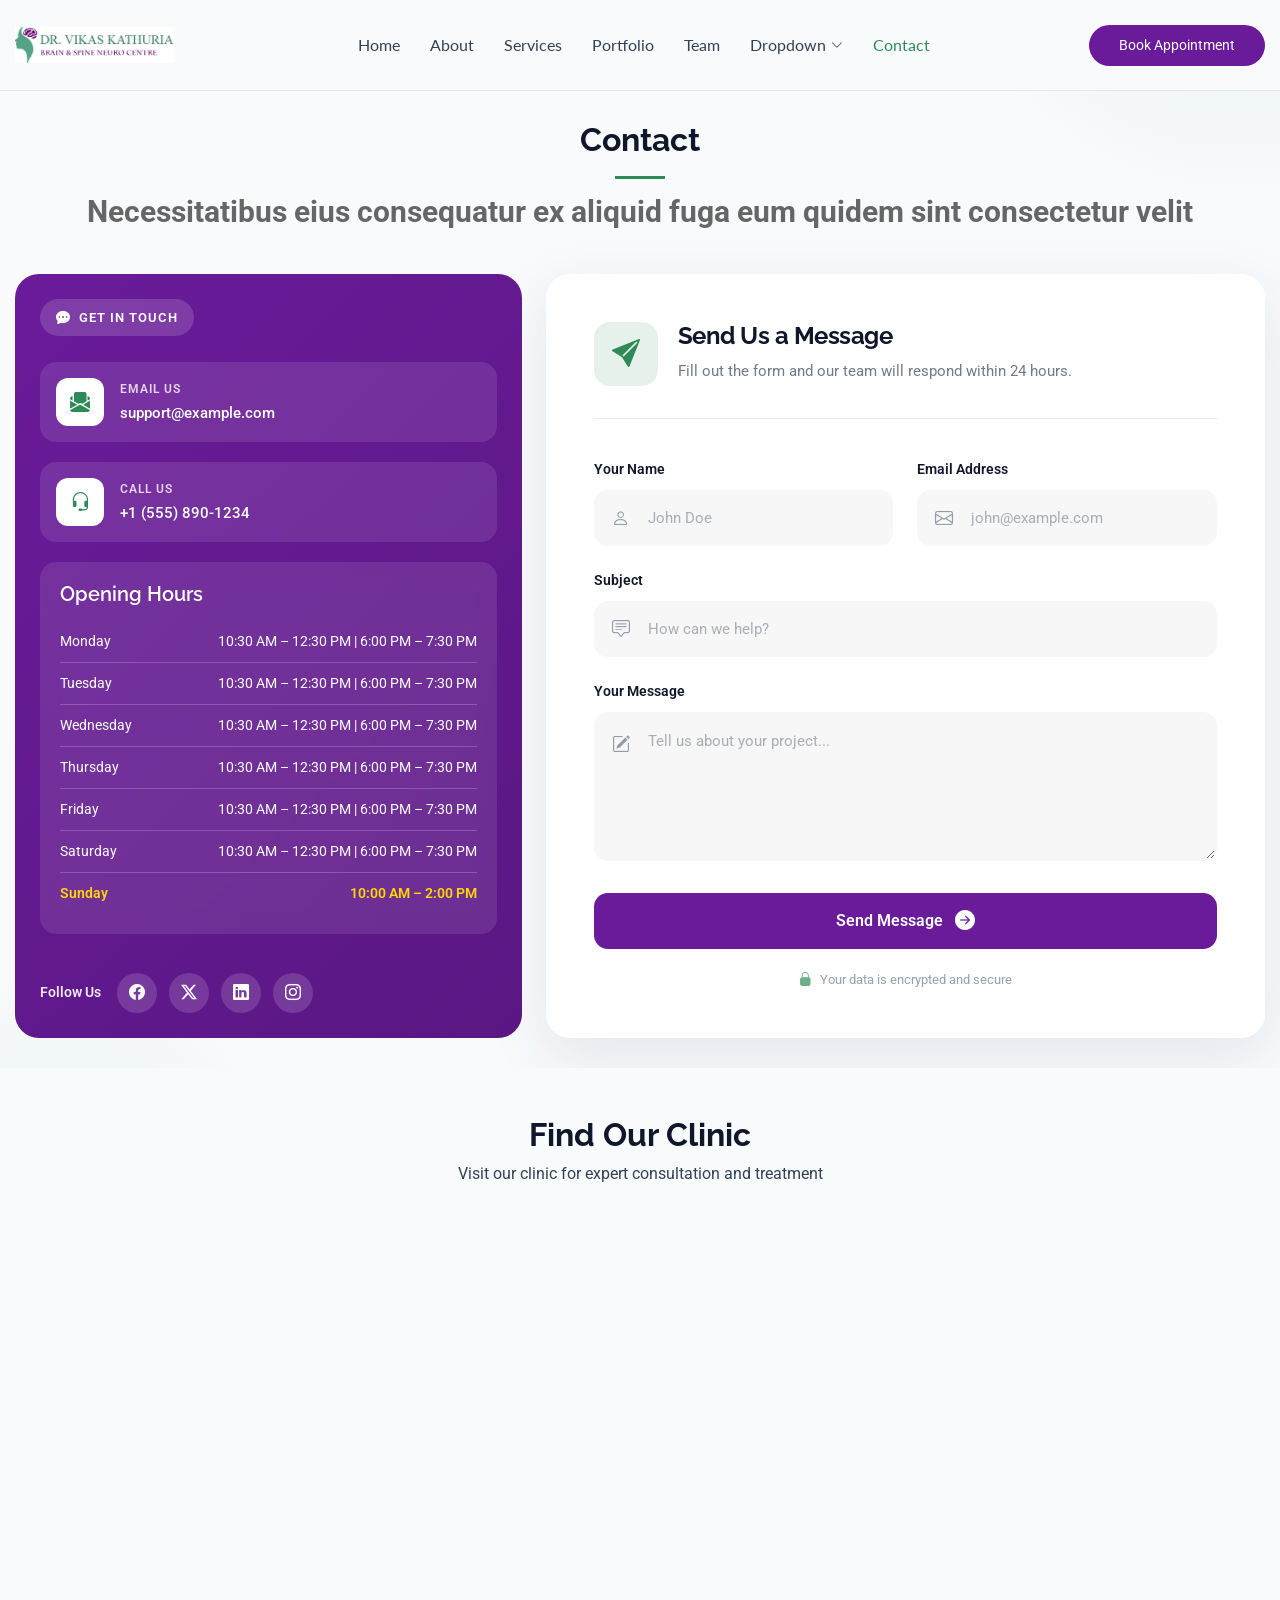
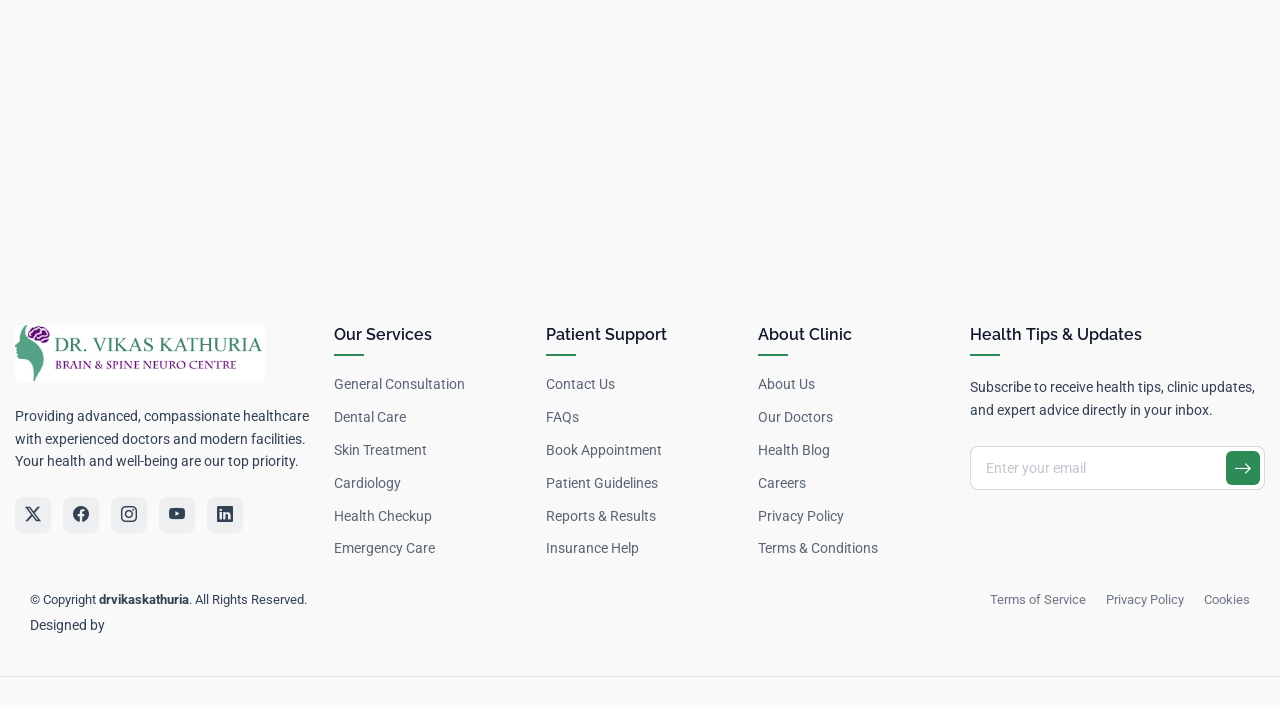
<file: contact.html>
<!DOCTYPE html>
<html lang="en">

<head>
    <meta charset="utf-8">
    <meta content="width=device-width, initial-scale=1.0" name="viewport">
    <title>Drvikaskathuria</title>
    <meta name="description" content="">
    <meta name="keywords" content="">

    <!-- Favicons -->
    <link href="assets/img/dr_fab.png" rel="icon">
    <link href="assets/img/dr_fab.png" rel="apple-touch-icon">

    <!-- Fonts -->
    <link href="https://fonts.googleapis.com" rel="preconnect">
    <link href="https://fonts.gstatic.com" rel="preconnect" crossorigin>
    <link
        href="https://fonts.googleapis.com/css2?family=Roboto:ital,wght@0,100;0,300;0,400;0,500;0,700;0,900;1,100;1,300;1,400;1,500;1,700;1,900&family=Lato:ital,wght@0,100;0,300;0,400;0,700;0,900;1,100;1,300;1,400;1,700;1,900&family=Raleway:ital,wght@0,100;0,200;0,300;0,400;0,500;0,600;0,700;0,800;0,900;1,100;1,200;1,300;1,400;1,500;1,600;1,700;1,800;1,900&display=swap"
        rel="stylesheet">

    <!-- Vendor CSS Files -->
    <link href="assets/vendor/bootstrap/css/bootstrap.min.css" rel="stylesheet">
    <link href="assets/vendor/bootstrap-icons/bootstrap-icons.css" rel="stylesheet">
    <link href="assets/vendor/aos/aos.css" rel="stylesheet">
    <link href="assets/vendor/glightbox/css/glightbox.min.css" rel="stylesheet">
    <link href="assets/vendor/swiper/swiper-bundle.min.css" rel="stylesheet">

    <!-- Main CSS File -->
    <link href="assets/css/main.css" rel="stylesheet">




    <link rel="stylesheet" href="https://cdn.jsdelivr.net/npm/swiper@11/swiper-bundle.min.css" />

    <link rel="stylesheet" href="https://cdn.jsdelivr.net/npm/@fancyapps/ui/dist/fancybox.css" />
</head>

<body class="index-page">

    <header id="header" class="header d-flex align-items-center sticky-top">
        <div class="container position-relative d-flex align-items-center justify-content-between">

            <a href="index.html" class="logo d-flex align-items-center me-auto me-xl-0">
                <!-- Uncomment the line below if you also wish to use an image logo -->
                <!-- <img src="assets/img/logo.webp" alt=""> -->
                <img src="./assets/img/drvikaskathuria.webp" alt="" width="" height="auto">
            </a>

            <nav id="navmenu" class="navmenu">
                <ul>
                    <li><a href="index.html" class="active">Home</a></li>
                    <li><a href="#about">About</a></li>
                    <li><a href="#services">Services</a></li>
                    <li><a href="#portfolio">Portfolio</a></li>
                    <li><a href="#team">Team</a></li>
                    <li class="dropdown"><a href="#"><span>Dropdown</span> <i
                                class="bi bi-chevron-down toggle-dropdown"></i></a>
                        <ul>
                            <li><a href="#">Dropdown 1</a></li>
                            <li class="dropdown"><a href="#"><span>Deep Dropdown</span> <i
                                        class="bi bi-chevron-down toggle-dropdown"></i></a>
                                <ul>
                                    <li><a href="#">Deep Dropdown 1</a></li>
                                    <li><a href="#">Deep Dropdown 2</a></li>
                                    <li><a href="#">Deep Dropdown 3</a></li>
                                    <li><a href="#">Deep Dropdown 4</a></li>
                                    <li><a href="#">Deep Dropdown 5</a></li>
                                </ul>
                            </li>
                            <li><a href="#">Dropdown 2</a></li>
                            <li><a href="#">Dropdown 3</a></li>
                            <li><a href="#">Dropdown 4</a></li>
                        </ul>
                    </li>
                    <li><a href="#contact">Contact</a></li>
                </ul>
                <i class="mobile-nav-toggle d-xl-none bi bi-list"></i>
            </nav>

            <a class="btn-getstarted" href="index.html#about">Book Appointment</a>

        </div>
    </header>


    <main class="main">

      <!-- Contact Section -->
    <section id="contact" class="contact section">

      <!-- Section Title -->
      <div class="container section-title" data-aos="fade-up">
        <h2>Contact</h2>
        <p>Necessitatibus eius consequatur ex aliquid fuga eum quidem sint consectetur velit</p>
      </div><!-- End Section Title -->

      <div class="container" data-aos="fade-up" data-aos-delay="100">

        <div class="row gy-5 align-items-stretch">

          <div class="col-lg-5" data-aos="fade-right" data-aos-delay="200">
            <div class="info-panel">
              <div class="panel-header">
                <span class="section-badge">
                  <i class="bi bi-chat-dots-fill"></i>
                  Get In Touch
                </span>

              </div>
              <div class="contact-methods">
                <div class="method-item">
                  <div class="method-icon">
                    <i class="bi bi-envelope-paper-fill"></i>
                  </div>
                  <div class="method-details">
                    <span class="method-label">Email Us</span>
                    <a href="mailto:support@example.com">support@example.com</a>
                  </div>
                </div>

                <div class="method-item">
                  <div class="method-icon">
                    <i class="bi bi-headset"></i>
                  </div>
                  <div class="method-details">
                    <span class="method-label">Call Us</span>
                    <a href="tel:+15558901234">+1 (555) 890-1234</a>
                  </div>
                </div>


              </div>

              <div class="time-table">

                <h5 class="time-title">Opening Hours</h5>

                <div class="time-row">
                  <span>Monday</span>
                  <span>10:30 AM – 12:30 PM | 6:00 PM – 7:30 PM</span>
                </div>

                <div class="time-row">
                  <span>Tuesday</span>
                  <span>10:30 AM – 12:30 PM | 6:00 PM – 7:30 PM</span>
                </div>

                <div class="time-row">
                  <span>Wednesday</span>
                  <span>10:30 AM – 12:30 PM | 6:00 PM – 7:30 PM</span>
                </div>

                <div class="time-row">
                  <span>Thursday</span>
                  <span>10:30 AM – 12:30 PM | 6:00 PM – 7:30 PM</span>
                </div>

                <div class="time-row">
                  <span>Friday</span>
                  <span>10:30 AM – 12:30 PM | 6:00 PM – 7:30 PM</span>
                </div>

                <div class="time-row">
                  <span>Saturday</span>
                  <span>10:30 AM – 12:30 PM | 6:00 PM – 7:30 PM</span>
                </div>

                <div class="time-row sunday">
                  <span>Sunday</span>
                  <span>10:00 AM – 2:00 PM</span>
                </div>

              </div>



              <div class="social-connect">
                <span>Follow Us</span>
                <div class="social-icons">
                  <a href="#" aria-label="Facebook"><i class="bi bi-facebook"></i></a>
                  <a href="#" aria-label="Twitter"><i class="bi bi-twitter-x"></i></a>
                  <a href="#" aria-label="LinkedIn"><i class="bi bi-linkedin"></i></a>
                  <a href="#" aria-label="Instagram"><i class="bi bi-instagram"></i></a>
                </div>
              </div>
            </div>
          </div><!-- End Info Panel -->

          <div class="col-lg-7" data-aos="fade-left" data-aos-delay="300">
            <div class="form-card">
              <div class="form-card-header">
                <div class="header-icon">
                  <i class="bi bi-send-fill"></i>
                </div>
                <div class="header-text">
                  <h4>Send Us a Message</h4>
                  <p>Fill out the form and our team will respond within 24 hours.</p>
                </div>
              </div>

              <form action="forms/contact.php" method="post" class="php-email-form">
                <div class="row g-4">
                  <div class="col-md-6">
                    <div class="input-group-custom">
                      <label>Your Name</label>
                      <div class="input-wrapper">
                        <i class="bi bi-person"></i>
                        <input type="text" name="name" placeholder="John Doe" required="">
                      </div>
                    </div>
                  </div>

                  <div class="col-md-6">
                    <div class="input-group-custom">
                      <label>Email Address</label>
                      <div class="input-wrapper">
                        <i class="bi bi-envelope"></i>
                        <input type="email" name="email" placeholder="john@example.com" required="">
                      </div>
                    </div>
                  </div>

                  <div class="col-12">
                    <div class="input-group-custom">
                      <label>Subject</label>
                      <div class="input-wrapper">
                        <i class="bi bi-chat-square-text"></i>
                        <input type="text" name="subject" placeholder="How can we help?" required="">
                      </div>
                    </div>
                  </div>

                  <div class="col-12">
                    <div class="input-group-custom">
                      <label>Your Message</label>
                      <div class="input-wrapper textarea-wrapper">
                        <i class="bi bi-pencil-square"></i>
                        <textarea name="message" rows="5" placeholder="Tell us about your project..."
                          required=""></textarea>
                      </div>
                    </div>
                  </div>
                </div>

                <div class="form-actions">
                  <div class="loading">Loading</div>
                  <div class="error-message"></div>
                  <div class="sent-message">Your message has been sent. Thank you!</div>

                  <button type="submit" class="btn-submit">
                    <span>Send Message</span>
                    <i class="bi bi-arrow-right-circle-fill"></i>
                  </button>

                  <div class="secure-note">
                    <i class="bi bi-lock-fill"></i>
                    <span>Your data is encrypted and secure</span>
                  </div>
                </div>
              </form>
            </div>
          </div><!-- End Form Card -->

        </div>

      </div>

    </section><!-- /Contact Section -->



    <!-- map -->

    <section class="contact-map py-5">
  <div class="container">

    <div class="text-center mb-4">
      <h2 class="fw-bold">Find Our Clinic</h2>
      <p>Visit our clinic for expert consultation and treatment</p>
    </div>

    <div class="map-wrapper">
      <iframe src="https://www.google.com/maps/embed?pb=!1m18!1m12!1m3!1d3507.606209092035!2d77.07474289999999!3d28.4612849!2m3!1f0!2f0!3f0!3m2!1i1024!2i768!4f13.1!3m3!1m2!1s0x390d199c1f56bb03%3A0x382ef104e256f33a!2sDr.%20Vikas%20Kathuria%20-MAX%20Hospital!5e0!3m2!1sen!2sin!4v1775233830508!5m2!1sen!2sin" width="1300" height="600" style="border:0;" allowfullscreen="" loading="lazy" referrerpolicy="no-referrer-when-downgrade"></iframe>
    </div>

  </div>
</section>

    <!-- map end -->


    </main>



    <footer id="footer" class="footer light-background">

        <div class="container footer-top">
            <div class="row gy-4">
                <div class="col-lg-3 col-md-6 footer-info">
                    <a href="index.html" class="logo d-flex align-items-center mb-4">
                        <img src="./assets/img/drvikaskathuria.webp" alt="Dr Vikas Kathuria Clinic" width="250px"
                            height="auto">
                    </a>
                    <p>Providing advanced, compassionate healthcare with experienced doctors and modern facilities. Your
                        health and well-being are our top priority.</p>
                    <div class="social-links d-flex mt-4">
                        <a href="#" aria-label="Twitter"><i class="bi bi-twitter-x"></i></a>
                        <a href="#" aria-label="Facebook"><i class="bi bi-facebook"></i></a>
                        <a href="#" aria-label="Instagram"><i class="bi bi-instagram"></i></a>
                        <a href="#" aria-label="YouTube"><i class="bi bi-youtube"></i></a>
                        <a href="#" aria-label="LinkedIn"><i class="bi bi-linkedin"></i></a>
                    </div>
                </div>

                <div class="col-lg-2 col-md-6 footer-links">
                    <h4>Our Services</h4>
                    <ul>
                        <li><a href="#">General Consultation</a></li>
                        <li><a href="#">Dental Care</a></li>
                        <li><a href="#">Skin Treatment</a></li>
                        <li><a href="#">Cardiology</a></li>
                        <li><a href="#">Health Checkup</a></li>
                        <li><a href="#">Emergency Care</a></li>
                    </ul>
                </div>

                <div class="col-lg-2 col-md-6 footer-links">
                    <h4>Patient Support</h4>
                    <ul>
                        <li><a href="#">Contact Us</a></li>
                        <li><a href="#">FAQs</a></li>
                        <li><a href="#">Book Appointment</a></li>
                        <li><a href="#">Patient Guidelines</a></li>
                        <li><a href="#">Reports & Results</a></li>
                        <li><a href="#">Insurance Help</a></li>
                    </ul>
                </div>

                <div class="col-lg-2 col-md-6 footer-links">
                    <h4>About Clinic</h4>
                    <ul>
                        <li><a href="about.html">About Us</a></li>
                        <li><a href="#">Our Doctors</a></li>
                        <li><a href="blog.html">Health Blog</a></li>
                        <li><a href="#">Careers</a></li>
                        <li><a href="#">Privacy Policy</a></li>
                        <li><a href="#">Terms & Conditions</a></li>
                    </ul>
                </div>

                <div class="col-lg-3 col-md-6">
                    <div class="footer-newsletter">
                        <h4>Health Tips & Updates</h4>
                        <p>Subscribe to receive health tips, clinic updates, and expert advice directly in your inbox.
                        </p>
                        <form action="forms/newsletter.php" method="post" class="php-email-form">
                            <div class="position-relative">
                                <input type="email" name="email" placeholder="Enter your email" required="">
                                <button type="submit" class="btn-subscribe"><i class="bi bi-arrow-right"></i></button>
                            </div>
                            <div class="loading">Loading</div>
                            <div class="error-message"></div>
                            <div class="sent-message">Thank you! You have successfully subscribed.</div>
                        </form>
                    </div>
                </div>
            </div>

            <div class="container footer-bottom">
                <div class="row gy-3">
                    <div class="col-md-6 order-2 order-md-1">
                        <div class="copyright">
                            <p>© <span>Copyright</span> <strong class="sitename">drvikaskathuria</strong>. All Rights
                                Reserved.</p>
                        </div>
                        <div class="credits">
                            <!-- All the links in the footer should remain intact. -->
                            <!-- You can delete the links only if you've purchased the pro version. -->
                            <!-- Licensing information: https://bootstrapmade.com/license/ -->
                            <!-- Purchase the pro version with working PHP/AJAX contact form: [buy-url] -->
                            Designed by <a href="" | Deepak<a href=""></a>
                        </div>
                    </div>
                    <div class="col-md-6 order-1 order-md-2">
                        <div class="legal-links">
                            <a href="tos.html">Terms of Service</a>
                            <a href="#">Privacy Policy</a>
                            <a href="#">Cookies</a>
                        </div>
                    </div>
                </div>
            </div>

    </footer>

    <!-- Scroll Top -->
    <a href="#" id="scroll-top" class="scroll-top d-flex align-items-center justify-content-center"><i
            class="bi bi-arrow-up-short"></i></a>

    <!-- Preloader -->
    <div id="preloader"></div>

    <!-- Vendor JS Files -->
    <script src="assets/vendor/bootstrap/js/bootstrap.bundle.min.js"></script>
    <script src="assets/vendor/php-email-form/validate.js"></script>
    <script src="assets/vendor/aos/aos.js"></script>
    <script src="assets/vendor/glightbox/js/glightbox.min.js"></script>
    <script src="assets/vendor/imagesloaded/imagesloaded.pkgd.min.js"></script>
    <script src="assets/vendor/isotope-layout/isotope.pkgd.min.js"></script>
    <script src="assets/vendor/purecounter/purecounter_vanilla.js"></script>
    <script src="assets/vendor/swiper/swiper-bundle.min.js"></script>

    <!-- Main JS File -->
    <script src="assets/js/main.js"></script>

    <!--  crousal -->
    <script src="https://cdn.jsdelivr.net/npm/swiper@11/swiper-bundle.min.js"></script>
    <script src="https://cdn.jsdelivr.net/npm/@fancyapps/ui/dist/fancybox.umd.js"></script>

</body>

</html>
</file>
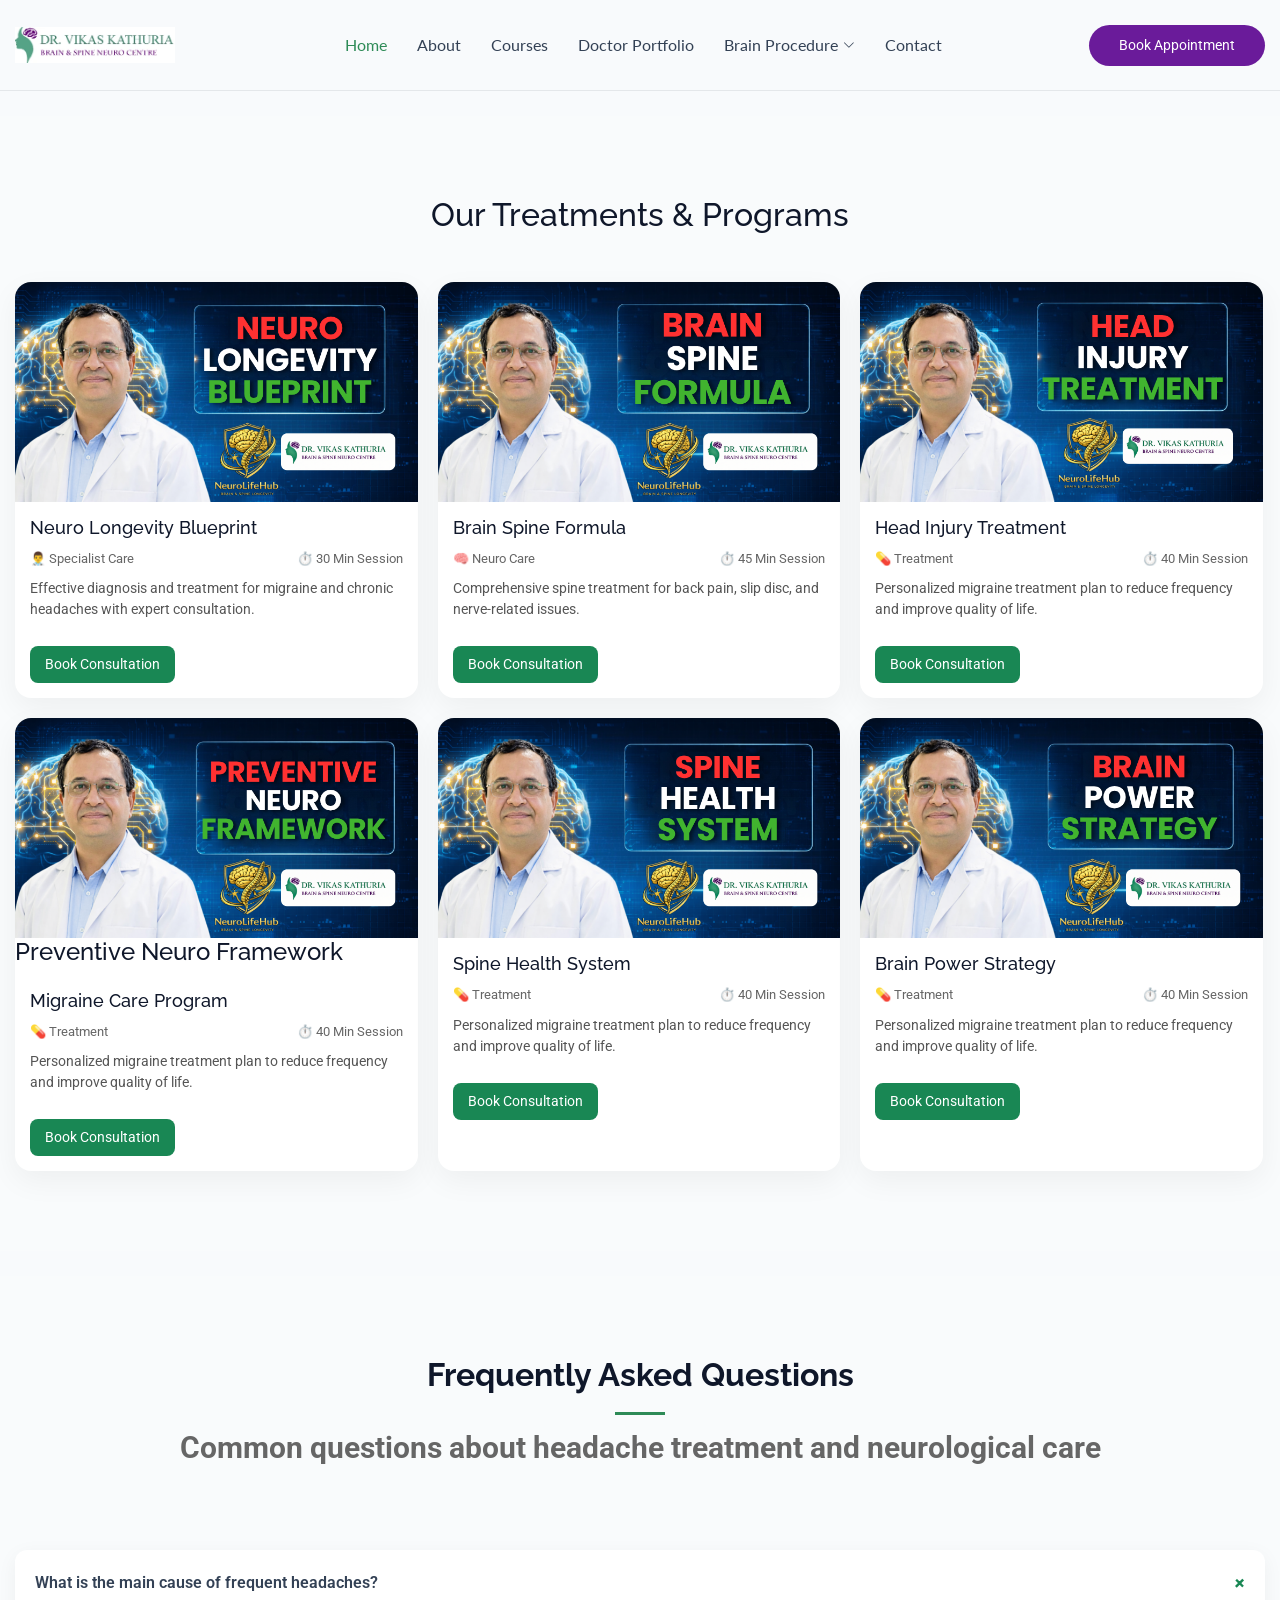
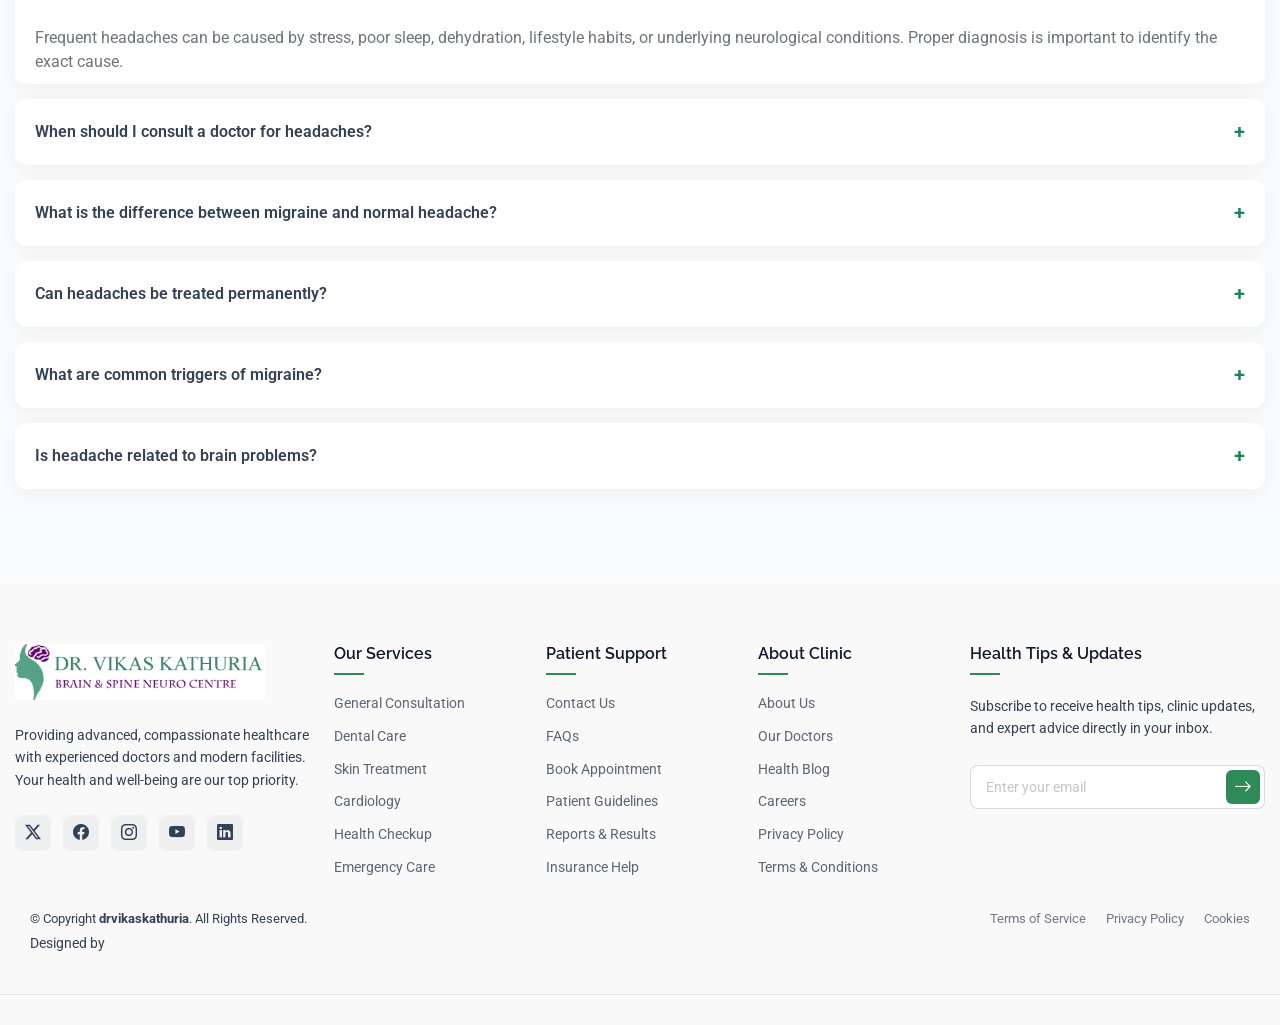
<file: courses.html>
<!DOCTYPE html>
<html lang="en">

<head>
  <meta charset="utf-8">
  <meta content="width=device-width, initial-scale=1.0" name="viewport">
  <title>Drvikaskathuria</title>
  <meta name="description" content="">
  <meta name="keywords" content="">

  <!-- Favicons -->
  <link href="assets/img/dr_fab.png" rel="icon">
  <link href="assets/img/dr_fab.png" rel="apple-touch-icon">

  <!-- Fonts -->
  <link href="https://fonts.googleapis.com" rel="preconnect">
  <link href="https://fonts.gstatic.com" rel="preconnect" crossorigin>
  <link
    href="https://fonts.googleapis.com/css2?family=Roboto:ital,wght@0,100;0,300;0,400;0,500;0,700;0,900;1,100;1,300;1,400;1,500;1,700;1,900&family=Lato:ital,wght@0,100;0,300;0,400;0,700;0,900;1,100;1,300;1,400;1,700;1,900&family=Raleway:ital,wght@0,100;0,200;0,300;0,400;0,500;0,600;0,700;0,800;0,900;1,100;1,200;1,300;1,400;1,500;1,600;1,700;1,800;1,900&display=swap"
    rel="stylesheet">

  <!-- Vendor CSS Files -->
  <link href="assets/vendor/bootstrap/css/bootstrap.min.css" rel="stylesheet">
  <link href="assets/vendor/bootstrap-icons/bootstrap-icons.css" rel="stylesheet">
  <link href="assets/vendor/aos/aos.css" rel="stylesheet">
  <link href="assets/vendor/glightbox/css/glightbox.min.css" rel="stylesheet">
  <link href="assets/vendor/swiper/swiper-bundle.min.css" rel="stylesheet">

  <!-- Main CSS File -->
  <link href="assets/css/main.css" rel="stylesheet">




  <link rel="stylesheet" href="https://cdn.jsdelivr.net/npm/swiper@11/swiper-bundle.min.css" />

  <link rel="stylesheet" href="https://cdn.jsdelivr.net/npm/@fancyapps/ui/dist/fancybox.css" />
</head>

<body class="index-page">

  <header id="header" class="header d-flex align-items-center sticky-top">
    <div class="container position-relative d-flex align-items-center justify-content-between">

      <a href="index.html" class="logo d-flex align-items-center me-auto me-xl-0">
        <!-- Uncomment the line below if you also wish to use an image logo -->
        <!-- <img src="assets/img/logo.webp" alt=""> -->
        <img src="./assets/img/drvikaskathuria.webp" alt="" width="" height="auto">
      </a>

      <nav id="navmenu" class="navmenu">
        <ul>
          <li><a href="#hero" class="active">Home</a></li>
          <li><a href="./about.html">About</a></li>
          <li><a href="./courses.html">Courses</a></li>
          <li><a href="./portfolio.html">Doctor Portfolio</a></li>
          <li class="dropdown"><a href="#"><span>Brain Procedure</span> <i
                class="bi bi-chevron-down toggle-dropdown"></i></a>
            <ul>
              <li><a href="./cms.html">Headache Treatment</a></li>
              <!-- <li class="dropdown"><a href="#"><span>Deep Dropdown</span> <i
                    class="bi bi-chevron-down toggle-dropdown"></i></a>
                <ul>
                  <li><a href="#">Deep Dropdown 1</a></li>
                  <li><a href="#">Deep Dropdown 2</a></li>
                  <li><a href="#">Deep Dropdown 3</a></li>
                  <li><a href="#">Deep Dropdown 4</a></li>
                  <li><a href="#">Deep Dropdown 5</a></li>
                </ul>
              </li>
              <li><a href="#">Dropdown 2</a></li>
              <li><a href="#">Dropdown 3</a></li>
              <li><a href="#">Dropdown 4</a></li> -->
            </ul>
          </li>
          <li><a href="#contact">Contact</a></li>
        </ul>
        <i class="mobile-nav-toggle d-xl-none bi bi-list"></i>
      </nav>

      <a class="btn-getstarted" href="index.html#about">Book Appointment</a>

    </div>
  </header>


  <main class="main">


    <section class="course-section">
      <div class="container">

        <h2 class="text-center mb-5">Our Treatments & Programs</h2>

        <div class="course-wrapper">

          <!-- Course 1 -->
          <div class="course-card-listing">
            <div class="course-img">
              <img src="assets/img/courses/Graphy (4).png" alt="">
              <!-- <span class="course-price">₹2,000</span> -->
            </div>

            <div class="course-body">
              <h4>Neuro Longevity Blueprint</h4>

              <div class="course-info">
                <span>👨‍⚕️ Specialist Care</span>
                <span>⏱ 30 Min Session</span>
              </div>

              <p>
                Effective diagnosis and treatment for migraine and chronic headaches with expert consultation.
              </p>

              <a href="#" class="course-btn">Book Consultation</a>
            </div>
          </div>

          <!-- Course 2 -->
          <div class="course-card-listing">
            <div class="course-img">
              <img src="assets/img/courses/Graphy (2).png" alt="">
              <!-- <span class="course-price">₹3,500</span> -->
            </div>

            <div class="course-body">
              <h4>Brain Spine Formula</h4>
              <div class="course-info">
                <span>🧠 Neuro Care</span>
                <span>⏱ 45 Min Session</span>
              </div>

              <p>
                Comprehensive spine treatment for back pain, slip disc, and nerve-related issues.
              </p>

              <a href="#" class="course-btn">Book Consultation</a>
            </div>
          </div>

          <!-- Course 3 -->
          <div class="course-card-listing">
            <div class="course-img">
              <img src="assets/img/courses/Graphy (3).png" alt="">
              <!-- <span class="course-price">₹2,500</span> -->
            </div>

            <div class="course-body">
              <h4>Head Injury Treatment</h4>

              <div class="course-info">
                <span>💊 Treatment</span>
                <span>⏱ 40 Min Session</span>
              </div>

              <p>
                Personalized migraine treatment plan to reduce frequency and improve quality of life.
              </p>

              <a href="#" class="course-btn">Book Consultation</a>
            </div>
          </div>


          <!-- Course 4 -->
          <div class="course-card-listing">
            <div class="course-img">
              <img src="assets/img/courses/Graphy (6).png" alt="">
              <h4>Preventive Neuro Framework</h4>
            </div>

            <div class="course-body">
              <h4>Migraine Care Program</h4>

              <div class="course-info">
                <span>💊 Treatment</span>
                <span>⏱ 40 Min Session</span>
              </div>

              <p>
                Personalized migraine treatment plan to reduce frequency and improve quality of life.
              </p>

              <a href="#" class="course-btn">Book Consultation</a>
            </div>
          </div>
          <!-- Course 5 -->
          <div class="course-card-listing">
            <div class="course-img">
              <img src="assets/img/courses/Graphy (7).png" alt="">
              <!-- <span class="course-price">₹2,500</span> -->
            </div>

            <div class="course-body">
             <h4>Spine Health System</h4>

              <div class="course-info">
                <span>💊 Treatment</span>
                <span>⏱ 40 Min Session</span>
              </div>

              <p>
                Personalized migraine treatment plan to reduce frequency and improve quality of life.
              </p>

              <a href="#" class="course-btn">Book Consultation</a>
            </div>
          </div>

          <!-- Course 6 -->
          <div class="course-card-listing">
            <div class="course-img">
              <img src="assets/img/courses/Graphy (8).png" alt="">
              <!-- <span class="course-price">₹2,500</span> -->
            </div>

            <div class="course-body">
             <h4>Brain Power Strategy</h4>

              <div class="course-info">
                <span>💊 Treatment</span>
                <span>⏱ 40 Min Session</span>
              </div>

              <p>
                Personalized migraine treatment plan to reduce frequency and improve quality of life.
              </p>

              <a href="#" class="course-btn">Book Consultation</a>
            </div>
          </div>
        </div>

      </div>
    </section>

    <!-- faq -->

    <section class="faq-section">
      <div class="container">

        <div class="section-title text-center">
          <h2>Frequently Asked Questions</h2>
          <p>Common questions about headache treatment and neurological care</p>
        </div>

        <div class="faq-container">

          <!-- FAQ 1 -->
          <div class="faq-item active">
            <div class="faq-question">
              What is the main cause of frequent headaches?
              <span class="icon">+</span>
            </div>
            <div class="faq-answer">
              <p>
                Frequent headaches can be caused by stress, poor sleep, dehydration, lifestyle habits,
                or underlying neurological conditions. Proper diagnosis is important to identify the
                exact cause.
              </p>
            </div>
          </div>

          <!-- FAQ 2 -->
          <div class="faq-item">
            <div class="faq-question">
              When should I consult a doctor for headaches?
              <span class="icon">+</span>
            </div>
            <div class="faq-answer">
              <p>
                You should consult a doctor if headaches are severe, frequent, worsening over time, or
                associated with symptoms like vomiting, vision problems, or dizziness.
              </p>
            </div>
          </div>

          <!-- FAQ 3 -->
          <div class="faq-item">
            <div class="faq-question">
              What is the difference between migraine and normal headache?
              <span class="icon">+</span>
            </div>
            <div class="faq-answer">
              <p>
                Migraines are usually more intense and may include symptoms like nausea, sensitivity to
                light, and throbbing pain, while normal headaches are generally mild to moderate.
              </p>
            </div>
          </div>

          <!-- FAQ 4 -->
          <div class="faq-item">
            <div class="faq-question">
              Can headaches be treated permanently?
              <span class="icon">+</span>
            </div>
            <div class="faq-answer">
              <p>
                Many headaches can be effectively managed or reduced with proper treatment, lifestyle
                changes, and medical guidance. Some conditions may require long-term management.
              </p>
            </div>
          </div>

          <!-- FAQ 5 -->
          <div class="faq-item">
            <div class="faq-question">
              What are common triggers of migraine?
              <span class="icon">+</span>
            </div>
            <div class="faq-answer">
              <p>
                Common triggers include stress, lack of sleep, certain foods, bright lights, loud
                sounds, hormonal changes, and dehydration.
              </p>
            </div>
          </div>

          <!-- FAQ 6 -->
          <div class="faq-item">
            <div class="faq-question">
              Is headache related to brain problems?
              <span class="icon">+</span>
            </div>
            <div class="faq-answer">
              <p>
                Most headaches are not serious, but in some cases they may be related to neurological
                conditions. A proper check-up helps rule out serious issues.
              </p>
            </div>
          </div>

        </div>

      </div>
    </section>
    <!-- faq end -->

  </main>



  <footer id="footer" class="footer light-background">

    <div class="container footer-top">
      <div class="row gy-4">
        <div class="col-lg-3 col-md-6 footer-info">
          <a href="index.html" class="logo d-flex align-items-center mb-4">
            <img src="./assets/img/drvikaskathuria.webp" alt="Dr Vikas Kathuria Clinic" width="250px" height="auto">
          </a>
          <p>Providing advanced, compassionate healthcare with experienced doctors and modern facilities. Your health
            and well-being are our top priority.</p>
          <div class="social-links d-flex mt-4">
            <a href="#" aria-label="Twitter"><i class="bi bi-twitter-x"></i></a>
            <a href="#" aria-label="Facebook"><i class="bi bi-facebook"></i></a>
            <a href="#" aria-label="Instagram"><i class="bi bi-instagram"></i></a>
            <a href="#" aria-label="YouTube"><i class="bi bi-youtube"></i></a>
            <a href="#" aria-label="LinkedIn"><i class="bi bi-linkedin"></i></a>
          </div>
        </div>

        <div class="col-lg-2 col-md-6 footer-links">
          <h4>Our Services</h4>
          <ul>
            <li><a href="#">General Consultation</a></li>
            <li><a href="#">Dental Care</a></li>
            <li><a href="#">Skin Treatment</a></li>
            <li><a href="#">Cardiology</a></li>
            <li><a href="#">Health Checkup</a></li>
            <li><a href="#">Emergency Care</a></li>
          </ul>
        </div>

        <div class="col-lg-2 col-md-6 footer-links">
          <h4>Patient Support</h4>
          <ul>
            <li><a href="#">Contact Us</a></li>
            <li><a href="#">FAQs</a></li>
            <li><a href="#">Book Appointment</a></li>
            <li><a href="#">Patient Guidelines</a></li>
            <li><a href="#">Reports & Results</a></li>
            <li><a href="#">Insurance Help</a></li>
          </ul>
        </div>

        <div class="col-lg-2 col-md-6 footer-links">
          <h4>About Clinic</h4>
          <ul>
            <li><a href="about.html">About Us</a></li>
            <li><a href="#">Our Doctors</a></li>
            <li><a href="blog.html">Health Blog</a></li>
            <li><a href="#">Careers</a></li>
            <li><a href="#">Privacy Policy</a></li>
            <li><a href="#">Terms & Conditions</a></li>
          </ul>
        </div>

        <div class="col-lg-3 col-md-6">
          <div class="footer-newsletter">
            <h4>Health Tips & Updates</h4>
            <p>Subscribe to receive health tips, clinic updates, and expert advice directly in your inbox.</p>
            <form action="forms/newsletter.php" method="post" class="php-email-form">
              <div class="position-relative">
                <input type="email" name="email" placeholder="Enter your email" required="">
                <button type="submit" class="btn-subscribe"><i class="bi bi-arrow-right"></i></button>
              </div>
              <div class="loading">Loading</div>
              <div class="error-message"></div>
              <div class="sent-message">Thank you! You have successfully subscribed.</div>
            </form>
          </div>
        </div>
      </div>

      <div class="container footer-bottom">
        <div class="row gy-3">
          <div class="col-md-6 order-2 order-md-1">
            <div class="copyright">
              <p>© <span>Copyright</span> <strong class="sitename">drvikaskathuria</strong>. All Rights Reserved.</p>
            </div>
            <div class="credits">
              <!-- All the links in the footer should remain intact. -->
              <!-- You can delete the links only if you've purchased the pro version. -->
              <!-- Licensing information: https://bootstrapmade.com/license/ -->
              <!-- Purchase the pro version with working PHP/AJAX contact form: [buy-url] -->
              Designed by <a href="" | Deepak<a href=""></a>
            </div>
          </div>
          <div class="col-md-6 order-1 order-md-2">
            <div class="legal-links">
              <a href="tos.html">Terms of Service</a>
              <a href="#">Privacy Policy</a>
              <a href="#">Cookies</a>
            </div>
          </div>
        </div>
      </div>

  </footer>

  <!-- Scroll Top -->
  <a href="#" id="scroll-top" class="scroll-top d-flex align-items-center justify-content-center"><i
      class="bi bi-arrow-up-short"></i></a>

  <!-- Preloader -->
  <div id="preloader"></div>

  <!-- Vendor JS Files -->
  <script src="assets/vendor/bootstrap/js/bootstrap.bundle.min.js"></script>
  <script src="assets/vendor/php-email-form/validate.js"></script>
  <script src="assets/vendor/aos/aos.js"></script>
  <script src="assets/vendor/glightbox/js/glightbox.min.js"></script>
  <script src="assets/vendor/imagesloaded/imagesloaded.pkgd.min.js"></script>
  <script src="assets/vendor/isotope-layout/isotope.pkgd.min.js"></script>
  <script src="assets/vendor/purecounter/purecounter_vanilla.js"></script>
  <script src="assets/vendor/swiper/swiper-bundle.min.js"></script>

  <!-- Main JS File -->
  <script src="assets/js/main.js"></script>

  <!--  crousal -->
  <script src="https://cdn.jsdelivr.net/npm/swiper@11/swiper-bundle.min.js"></script>
  <script src="https://cdn.jsdelivr.net/npm/@fancyapps/ui/dist/fancybox.umd.js"></script>


  <script>
    // faq

    document.addEventListener("DOMContentLoaded", function () {

      const faqs = document.querySelectorAll(".faq-item");
      const btn = document.getElementById("faqToggleBtn");

      let showAll = false;
      const visibleCount = 4; // initially show 4 FAQs

      // 🔹 Hide extra FAQs initially
      faqs.forEach((item, index) => {
        if (index >= visibleCount) {
          item.classList.add("hidden-faq");
        }
      });

      // 🔹 Accordion (only one open)
      faqs.forEach((faq) => {
        faq.querySelector(".faq-question").addEventListener("click", () => {

          faqs.forEach((item) => {
            if (item !== faq) {
              item.classList.remove("active");
            }
          });

          faq.classList.toggle("active");
        });
      });

  </script>

</body>

</html>
</file>
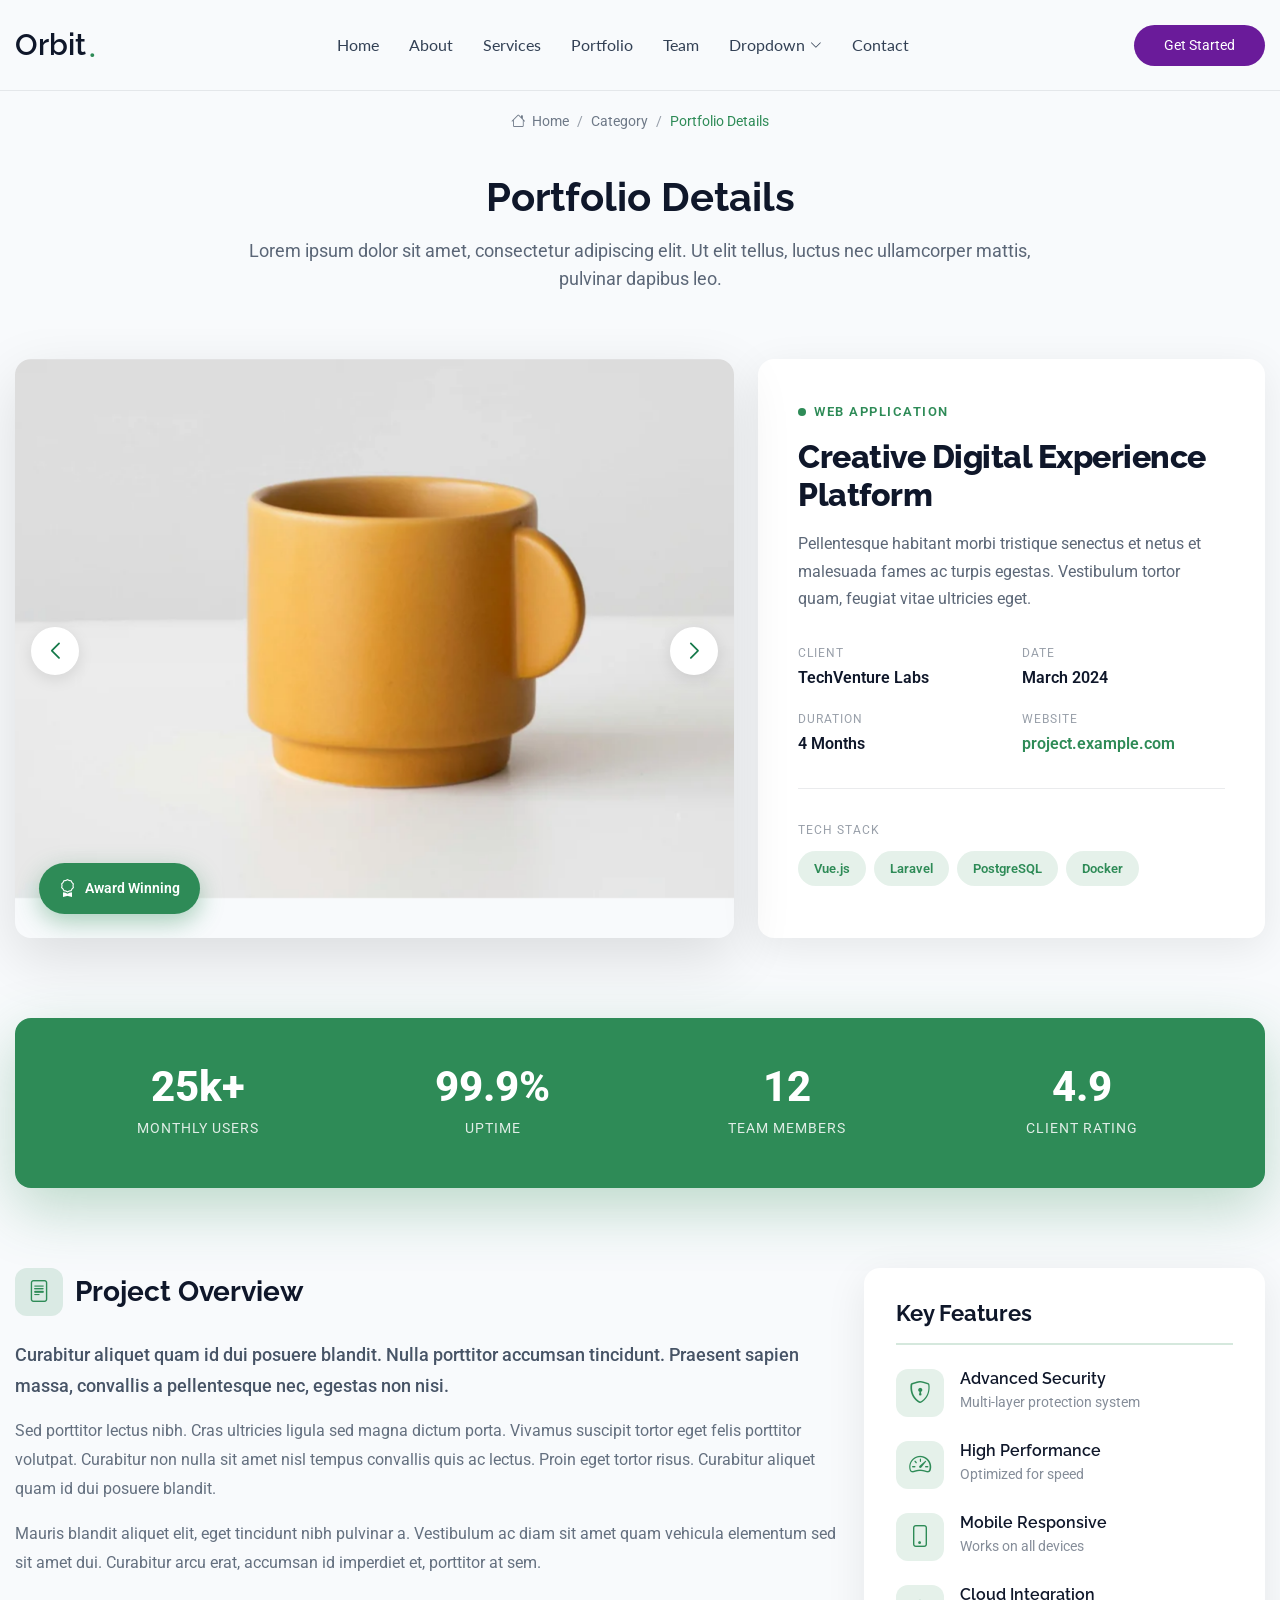
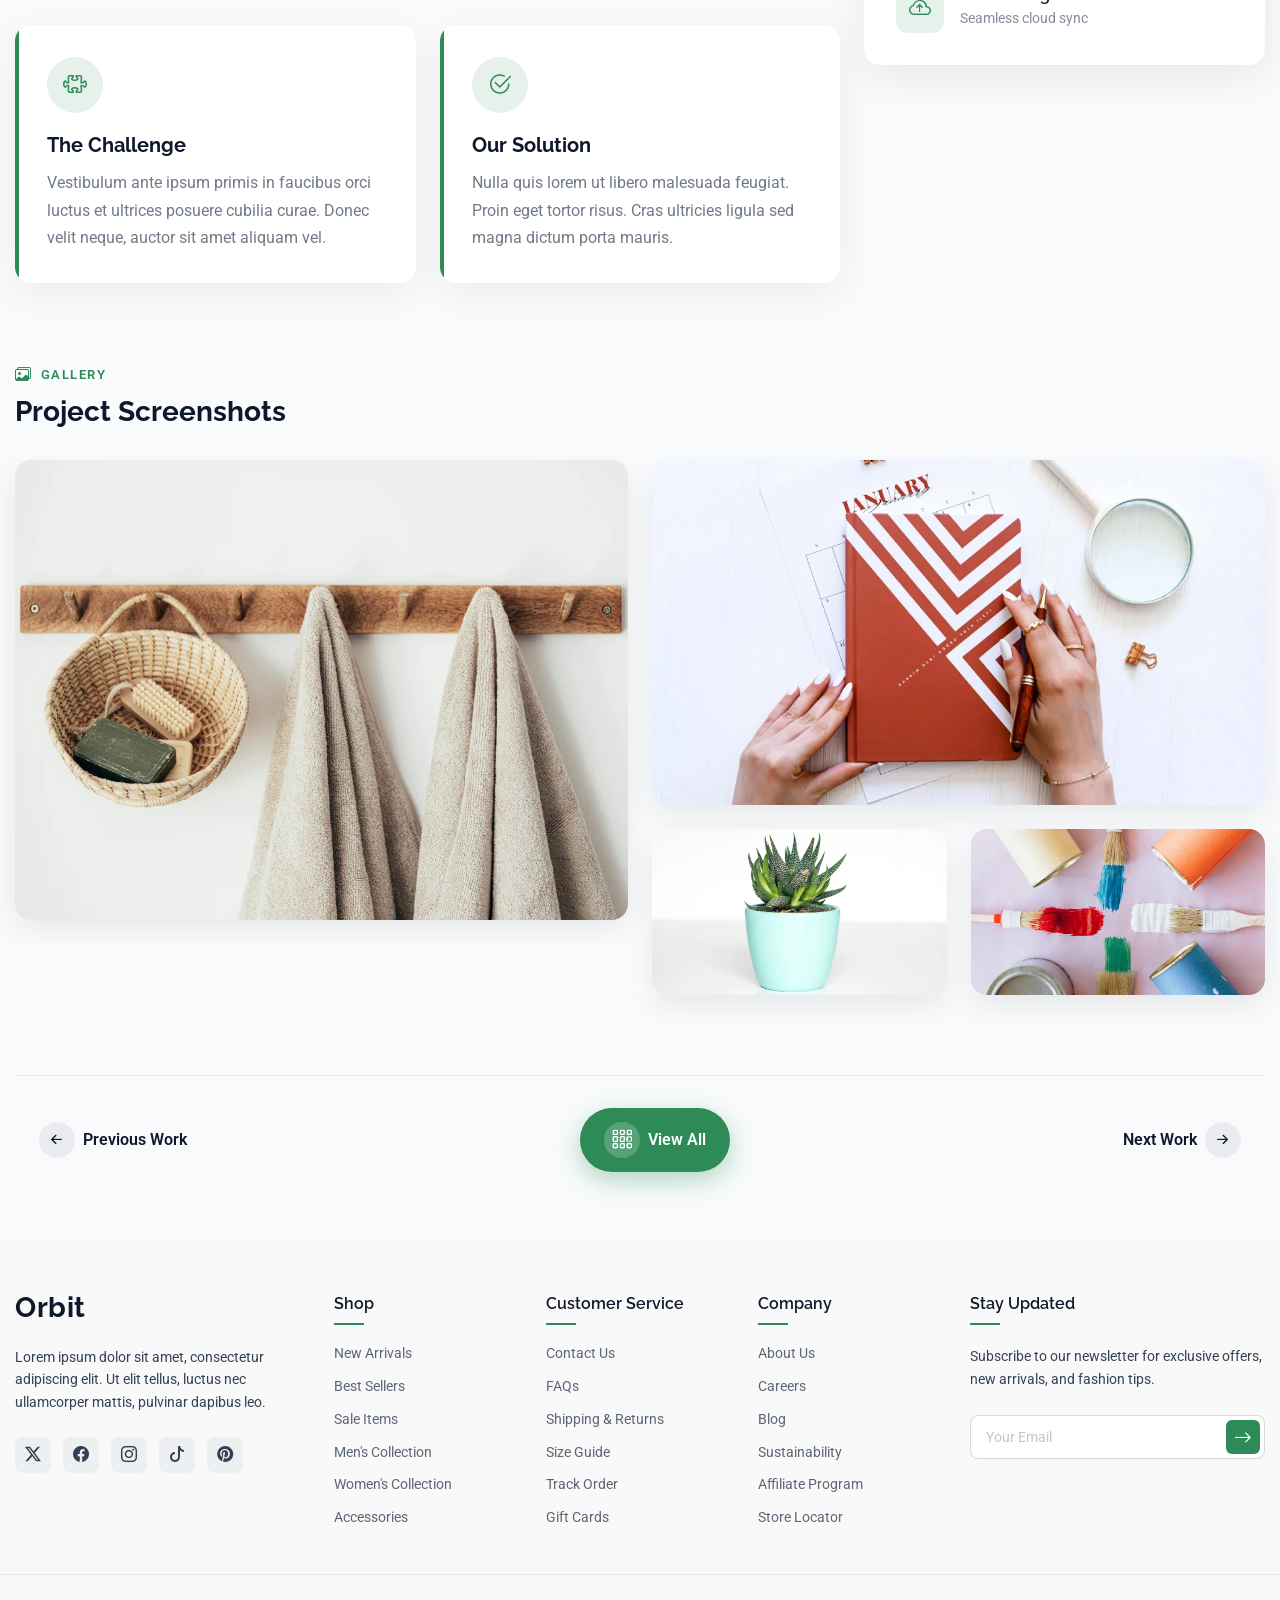
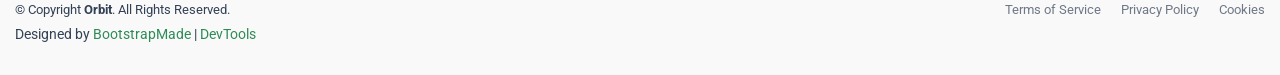
<file: portfolio-details.html>
<!DOCTYPE html>
<html lang="en">

<head>
  <meta charset="utf-8">
  <meta content="width=device-width, initial-scale=1.0" name="viewport">
  <title>Portfolio Details - Orbit Bootstrap Template</title>
  <meta name="description" content="">
  <meta name="keywords" content="">

  <!-- Favicons -->
  <link href="assets/img/favicon.png" rel="icon">
  <link href="assets/img/apple-touch-icon.png" rel="apple-touch-icon">

  <!-- Fonts -->
  <link href="https://fonts.googleapis.com" rel="preconnect">
  <link href="https://fonts.gstatic.com" rel="preconnect" crossorigin>
  <link href="https://fonts.googleapis.com/css2?family=Roboto:ital,wght@0,100;0,300;0,400;0,500;0,700;0,900;1,100;1,300;1,400;1,500;1,700;1,900&family=Lato:ital,wght@0,100;0,300;0,400;0,700;0,900;1,100;1,300;1,400;1,700;1,900&family=Raleway:ital,wght@0,100;0,200;0,300;0,400;0,500;0,600;0,700;0,800;0,900;1,100;1,200;1,300;1,400;1,500;1,600;1,700;1,800;1,900&display=swap" rel="stylesheet">

  <!-- Vendor CSS Files -->
  <link href="assets/vendor/bootstrap/css/bootstrap.min.css" rel="stylesheet">
  <link href="assets/vendor/bootstrap-icons/bootstrap-icons.css" rel="stylesheet">
  <link href="assets/vendor/aos/aos.css" rel="stylesheet">
  <link href="assets/vendor/glightbox/css/glightbox.min.css" rel="stylesheet">
  <link href="assets/vendor/swiper/swiper-bundle.min.css" rel="stylesheet">

  <!-- Main CSS File -->
  <link href="assets/css/main.css" rel="stylesheet">

  <!-- =======================================================
  * Template Name: Orbit
  * Template URL: https://bootstrapmade.com/orbit-bootstrap-template/
  * Updated: Jan 13 2026 with Bootstrap v5.3.8
  * Author: BootstrapMade.com
  * License: https://bootstrapmade.com/license/
  ======================================================== -->
</head>

<body class="portfolio-details-page">

  <header id="header" class="header d-flex align-items-center sticky-top">
    <div class="container position-relative d-flex align-items-center justify-content-between">

      <a href="index.html" class="logo d-flex align-items-center me-auto me-xl-0">
        <!-- Uncomment the line below if you also wish to use an image logo -->
        <!-- <img src="assets/img/logo.webp" alt=""> -->
        <h1 class="sitename">Orbit</h1><span>.</span>
      </a>

      <nav id="navmenu" class="navmenu">
        <ul>
          <li><a href="#hero">Home</a></li>
          <li><a href="#about">About</a></li>
          <li><a href="#services">Services</a></li>
          <li><a href="#portfolio">Portfolio</a></li>
          <li><a href="#team">Team</a></li>
          <li class="dropdown"><a href="#"><span>Dropdown</span> <i class="bi bi-chevron-down toggle-dropdown"></i></a>
            <ul>
              <li><a href="#">Dropdown 1</a></li>
              <li class="dropdown"><a href="#"><span>Deep Dropdown</span> <i class="bi bi-chevron-down toggle-dropdown"></i></a>
                <ul>
                  <li><a href="#">Deep Dropdown 1</a></li>
                  <li><a href="#">Deep Dropdown 2</a></li>
                  <li><a href="#">Deep Dropdown 3</a></li>
                  <li><a href="#">Deep Dropdown 4</a></li>
                  <li><a href="#">Deep Dropdown 5</a></li>
                </ul>
              </li>
              <li><a href="#">Dropdown 2</a></li>
              <li><a href="#">Dropdown 3</a></li>
              <li><a href="#">Dropdown 4</a></li>
            </ul>
          </li>
          <li><a href="#contact">Contact</a></li>
        </ul>
        <i class="mobile-nav-toggle d-xl-none bi bi-list"></i>
      </nav>

      <a class="btn-getstarted" href="index.html#about">Get Started</a>

    </div>
  </header>

  <main class="main">

    <!-- Page Title -->
    <div class="page-title">
      <div class="breadcrumbs">
        <nav aria-label="breadcrumb">
          <ol class="breadcrumb">
            <li class="breadcrumb-item"><a href="#"><i class="bi bi-house"></i> Home</a></li>
            <li class="breadcrumb-item"><a href="#">Category</a></li>
            <li class="breadcrumb-item active current">Portfolio Details</li>
          </ol>
        </nav>
      </div>

      <div class="title-wrapper">
        <h1>Portfolio Details</h1>
        <p>Lorem ipsum dolor sit amet, consectetur adipiscing elit. Ut elit tellus, luctus nec ullamcorper mattis, pulvinar dapibus leo.</p>
      </div>
    </div><!-- End Page Title -->

    <!-- Portfolio Details Section -->
    <section id="portfolio-details" class="portfolio-details section">

      <div class="container" data-aos="fade-up" data-aos-delay="100">

        <div class="row gy-5">
          <div class="col-lg-7" data-aos="fade-right" data-aos-delay="100">
            <div class="hero-image-wrapper">
              <div class="portfolio-slider swiper init-swiper">
                <script type="application/json" class="swiper-config">
                  {
                    "loop": true,
                    "speed": 700,
                    "autoplay": {
                      "delay": 4500
                    },
                    "effect": "slide",
                    "slidesPerView": 1,
                    "navigation": {
                      "nextEl": ".swiper-button-next",
                      "prevEl": ".swiper-button-prev"
                    }
                  }
                </script>
                <div class="swiper-wrapper">
                  <div class="swiper-slide">
                    <img src="assets/img/portfolio/portfolio-5.webp" alt="Project Showcase" class="img-fluid">
                  </div>
                  <div class="swiper-slide">
                    <img src="assets/img/portfolio/portfolio-7.webp" alt="Project Showcase" class="img-fluid">
                  </div>
                  <div class="swiper-slide">
                    <img src="assets/img/portfolio/portfolio-8.webp" alt="Project Showcase" class="img-fluid">
                  </div>
                </div>
                <div class="swiper-button-prev"></div>
                <div class="swiper-button-next"></div>
              </div>
              <div class="floating-badge">
                <i class="bi bi-award"></i>
                <span>Award Winning</span>
              </div>
            </div>
          </div><!-- End Image Column -->

          <div class="col-lg-5" data-aos="fade-left" data-aos-delay="200">
            <div class="project-info-card">
              <div class="project-category">
                <span class="dot"></span>
                <span>Web Application</span>
              </div>
              <h1 class="project-title">Creative Digital Experience Platform</h1>
              <p class="project-excerpt">Pellentesque habitant morbi tristique senectus et netus et malesuada fames ac turpis egestas. Vestibulum tortor quam, feugiat vitae ultricies eget.</p>

              <div class="meta-grid">
                <div class="meta-item">
                  <span class="meta-label">Client</span>
                  <span class="meta-value">TechVenture Labs</span>
                </div>
                <div class="meta-item">
                  <span class="meta-label">Date</span>
                  <span class="meta-value">March 2024</span>
                </div>
                <div class="meta-item">
                  <span class="meta-label">Duration</span>
                  <span class="meta-value">4 Months</span>
                </div>
                <div class="meta-item">
                  <span class="meta-label">Website</span>
                  <a href="#" class="meta-value meta-link">project.example.com</a>
                </div>
              </div>

              <div class="tech-stack">
                <span class="tech-label">Tech Stack</span>
                <div class="tech-icons">
                  <span class="tech-badge">Vue.js</span>
                  <span class="tech-badge">Laravel</span>
                  <span class="tech-badge">PostgreSQL</span>
                  <span class="tech-badge">Docker</span>
                </div>
              </div>
            </div>
          </div><!-- End Info Column -->
        </div>

        <div class="stats-ribbon" data-aos="fade-up" data-aos-delay="300">
          <div class="stat-box">
            <span class="stat-number">25k+</span>
            <span class="stat-text">Monthly Users</span>
          </div>
          <div class="stat-box">
            <span class="stat-number">99.9%</span>
            <span class="stat-text">Uptime</span>
          </div>
          <div class="stat-box">
            <span class="stat-number">12</span>
            <span class="stat-text">Team Members</span>
          </div>
          <div class="stat-box">
            <span class="stat-number">4.9</span>
            <span class="stat-text">Client Rating</span>
          </div>
        </div>

        <div class="content-sections">
          <div class="row gy-5">
            <div class="col-lg-8" data-aos="fade-up" data-aos-delay="100">
              <div class="content-block">
                <div class="block-header">
                  <span class="block-icon"><i class="bi bi-file-text"></i></span>
                  <h3>Project Overview</h3>
                </div>
                <p class="lead-text">Curabitur aliquet quam id dui posuere blandit. Nulla porttitor accumsan tincidunt. Praesent sapien massa, convallis a pellentesque nec, egestas non nisi.</p>
                <p>Sed porttitor lectus nibh. Cras ultricies ligula sed magna dictum porta. Vivamus suscipit tortor eget felis porttitor volutpat. Curabitur non nulla sit amet nisl tempus convallis quis ac lectus. Proin eget tortor risus. Curabitur aliquet quam id dui posuere blandit.</p>
                <p>Mauris blandit aliquet elit, eget tincidunt nibh pulvinar a. Vestibulum ac diam sit amet quam vehicula elementum sed sit amet dui. Curabitur arcu erat, accumsan id imperdiet et, porttitor at sem.</p>
              </div>

              <div class="challenge-solution" data-aos="fade-up" data-aos-delay="200">
                <div class="row g-4">
                  <div class="col-md-6">
                    <div class="cs-card challenge">
                      <div class="cs-icon">
                        <i class="bi bi-puzzle"></i>
                      </div>
                      <h4>The Challenge</h4>
                      <p>Vestibulum ante ipsum primis in faucibus orci luctus et ultrices posuere cubilia curae. Donec velit neque, auctor sit amet aliquam vel.</p>
                    </div>
                  </div>
                  <div class="col-md-6">
                    <div class="cs-card solution">
                      <div class="cs-icon">
                        <i class="bi bi-check2-circle"></i>
                      </div>
                      <h4>Our Solution</h4>
                      <p>Nulla quis lorem ut libero malesuada feugiat. Proin eget tortor risus. Cras ultricies ligula sed magna dictum porta mauris.</p>
                    </div>
                  </div>
                </div>
              </div>
            </div><!-- End Main Content Column -->

            <div class="col-lg-4" data-aos="fade-up" data-aos-delay="200">
              <div class="features-sidebar">
                <h3 class="sidebar-title">Key Features</h3>
                <div class="feature-list">
                  <div class="feature-item">
                    <div class="feature-icon">
                      <i class="bi bi-shield-lock"></i>
                    </div>
                    <div class="feature-content">
                      <h5>Advanced Security</h5>
                      <p>Multi-layer protection system</p>
                    </div>
                  </div>
                  <div class="feature-item">
                    <div class="feature-icon">
                      <i class="bi bi-speedometer2"></i>
                    </div>
                    <div class="feature-content">
                      <h5>High Performance</h5>
                      <p>Optimized for speed</p>
                    </div>
                  </div>
                  <div class="feature-item">
                    <div class="feature-icon">
                      <i class="bi bi-phone"></i>
                    </div>
                    <div class="feature-content">
                      <h5>Mobile Responsive</h5>
                      <p>Works on all devices</p>
                    </div>
                  </div>
                  <div class="feature-item">
                    <div class="feature-icon">
                      <i class="bi bi-cloud-arrow-up"></i>
                    </div>
                    <div class="feature-content">
                      <h5>Cloud Integration</h5>
                      <p>Seamless cloud sync</p>
                    </div>
                  </div>
                </div>
              </div>
            </div><!-- End Sidebar Column -->
          </div>
        </div>

        <div class="gallery-section" data-aos="fade-up" data-aos-delay="100">
          <div class="gallery-header">
            <span class="section-label"><i class="bi bi-images"></i> Gallery</span>
            <h3>Project Screenshots</h3>
          </div>
          <div class="row g-4">
            <div class="col-md-6">
              <div class="gallery-card large">
                <a href="assets/img/portfolio/portfolio-11.webp" class="glightbox">
                  <img src="assets/img/portfolio/portfolio-11.webp" alt="Project Screenshot" class="img-fluid" loading="lazy">
                  <div class="gallery-overlay">
                    <i class="bi bi-zoom-in"></i>
                  </div>
                </a>
              </div>
            </div>
            <div class="col-md-6">
              <div class="row g-4">
                <div class="col-12">
                  <div class="gallery-card">
                    <a href="assets/img/portfolio/portfolio-12.webp" class="glightbox">
                      <img src="assets/img/portfolio/portfolio-12.webp" alt="Project Screenshot" class="img-fluid" loading="lazy">
                      <div class="gallery-overlay">
                        <i class="bi bi-zoom-in"></i>
                      </div>
                    </a>
                  </div>
                </div>
                <div class="col-6">
                  <div class="gallery-card">
                    <a href="assets/img/portfolio/portfolio-2.webp" class="glightbox">
                      <img src="assets/img/portfolio/portfolio-2.webp" alt="Project Screenshot" class="img-fluid" loading="lazy">
                      <div class="gallery-overlay">
                        <i class="bi bi-zoom-in"></i>
                      </div>
                    </a>
                  </div>
                </div>
                <div class="col-6">
                  <div class="gallery-card">
                    <a href="assets/img/portfolio/portfolio-3.webp" class="glightbox">
                      <img src="assets/img/portfolio/portfolio-3.webp" alt="Project Screenshot" class="img-fluid" loading="lazy">
                      <div class="gallery-overlay">
                        <i class="bi bi-zoom-in"></i>
                      </div>
                    </a>
                  </div>
                </div>
              </div>
            </div>
          </div>
        </div>

        <div class="navigation-bar" data-aos="fade-up" data-aos-delay="100">
          <a href="#" class="nav-link prev">
            <span class="nav-icon"><i class="bi bi-arrow-left-short"></i></span>
            <span class="nav-text">Previous Work</span>
          </a>
          <a href="#" class="nav-link center">
            <span class="nav-icon"><i class="bi bi-grid-3x3-gap"></i></span>
            <span class="nav-text">View All</span>
          </a>
          <a href="#" class="nav-link next">
            <span class="nav-text">Next Work</span>
            <span class="nav-icon"><i class="bi bi-arrow-right-short"></i></span>
          </a>
        </div>

      </div>

    </section><!-- /Portfolio Details Section -->

  </main>

  <footer id="footer" class="footer light-background">

    <div class="container footer-top">
      <div class="row gy-4">
        <div class="col-lg-3 col-md-6 footer-info">
          <a href="index.html" class="logo d-flex align-items-center mb-4">
            <span class="sitename">Orbit</span>
          </a>
          <p>Lorem ipsum dolor sit amet, consectetur adipiscing elit. Ut elit tellus, luctus nec ullamcorper mattis, pulvinar dapibus leo.</p>

          <div class="social-links d-flex mt-4">
            <a href="#" aria-label="Twitter"><i class="bi bi-twitter-x"></i></a>
            <a href="#" aria-label="Facebook"><i class="bi bi-facebook"></i></a>
            <a href="#" aria-label="Instagram"><i class="bi bi-instagram"></i></a>
            <a href="#" aria-label="TikTok"><i class="bi bi-tiktok"></i></a>
            <a href="#" aria-label="Pinterest"><i class="bi bi-pinterest"></i></a>
          </div>
        </div>

        <div class="col-lg-2 col-md-6 footer-links">
          <h4>Shop</h4>
          <ul>
            <li><a href="category.html">New Arrivals</a></li>
            <li><a href="category.html">Best Sellers</a></li>
            <li><a href="category.html">Sale Items</a></li>
            <li><a href="category.html">Men's Collection</a></li>
            <li><a href="category.html">Women's Collection</a></li>
            <li><a href="category.html">Accessories</a></li>
          </ul>
        </div>

        <div class="col-lg-2 col-md-6 footer-links">
          <h4>Customer Service</h4>
          <ul>
            <li><a href="contact.html">Contact Us</a></li>
            <li><a href="faq.html">FAQs</a></li>
            <li><a href="shiping-info.html">Shipping &amp; Returns</a></li>
            <li><a href="#">Size Guide</a></li>
            <li><a href="account.html">Track Order</a></li>
            <li><a href="#">Gift Cards</a></li>
          </ul>
        </div>

        <div class="col-lg-2 col-md-6 footer-links">
          <h4>Company</h4>
          <ul>
            <li><a href="about.html">About Us</a></li>
            <li><a href="about.html">Careers</a></li>
            <li><a href="blog.html">Blog</a></li>
            <li><a href="about.html">Sustainability</a></li>
            <li><a href="about.html">Affiliate Program</a></li>
            <li><a href="about.html">Store Locator</a></li>
          </ul>
        </div>

        <div class="col-lg-3 col-md-6">
          <div class="footer-newsletter">
            <h4>Stay Updated</h4>
            <p>Subscribe to our newsletter for exclusive offers, new arrivals, and fashion tips.</p>
            <form action="forms/newsletter.php" method="post" class="php-email-form">
              <div class="position-relative">
                <input type="email" name="email" placeholder="Your Email" required="">
                <button type="submit" class="btn-subscribe"><i class="bi bi-arrow-right"></i></button>
              </div>
              <div class="loading">Loading</div>
              <div class="error-message"></div>
              <div class="sent-message">Your subscription request has been sent. Thank you!</div>
            </form>
          </div>
        </div>
      </div>
    </div>

    <div class="container footer-bottom">
      <div class="row gy-3">
        <div class="col-md-6 order-2 order-md-1">
          <div class="copyright">
            <p>© <span>Copyright</span> <strong class="sitename">Orbit</strong>. All Rights Reserved.</p>
          </div>
          <div class="credits">
            <!-- All the links in the footer should remain intact. -->
            <!-- You can delete the links only if you've purchased the pro version. -->
            <!-- Licensing information: https://bootstrapmade.com/license/ -->
            <!-- Purchase the pro version with working PHP/AJAX contact form: [buy-url] -->
            Designed by <a href="https://bootstrapmade.com/">BootstrapMade</a> | <a href="https://bootstrapmade.com/tools/">DevTools</a>
          </div>
        </div>
        <div class="col-md-6 order-1 order-md-2">
          <div class="legal-links">
            <a href="tos.html">Terms of Service</a>
            <a href="privacy.html">Privacy Policy</a>
            <a href="privacy.html">Cookies</a>
          </div>
        </div>
      </div>
    </div>

  </footer>

  <!-- Scroll Top -->
  <a href="#" id="scroll-top" class="scroll-top d-flex align-items-center justify-content-center"><i class="bi bi-arrow-up-short"></i></a>

  <!-- Preloader -->
  <div id="preloader"></div>

  <!-- Vendor JS Files -->
  <script src="assets/vendor/bootstrap/js/bootstrap.bundle.min.js"></script>
  <script src="assets/vendor/php-email-form/validate.js"></script>
  <script src="assets/vendor/aos/aos.js"></script>
  <script src="assets/vendor/glightbox/js/glightbox.min.js"></script>
  <script src="assets/vendor/imagesloaded/imagesloaded.pkgd.min.js"></script>
  <script src="assets/vendor/isotope-layout/isotope.pkgd.min.js"></script>
  <script src="assets/vendor/purecounter/purecounter_vanilla.js"></script>
  <script src="assets/vendor/swiper/swiper-bundle.min.js"></script>

  <!-- Main JS File -->
  <script src="assets/js/main.js"></script>

</body>

</html>
</file>
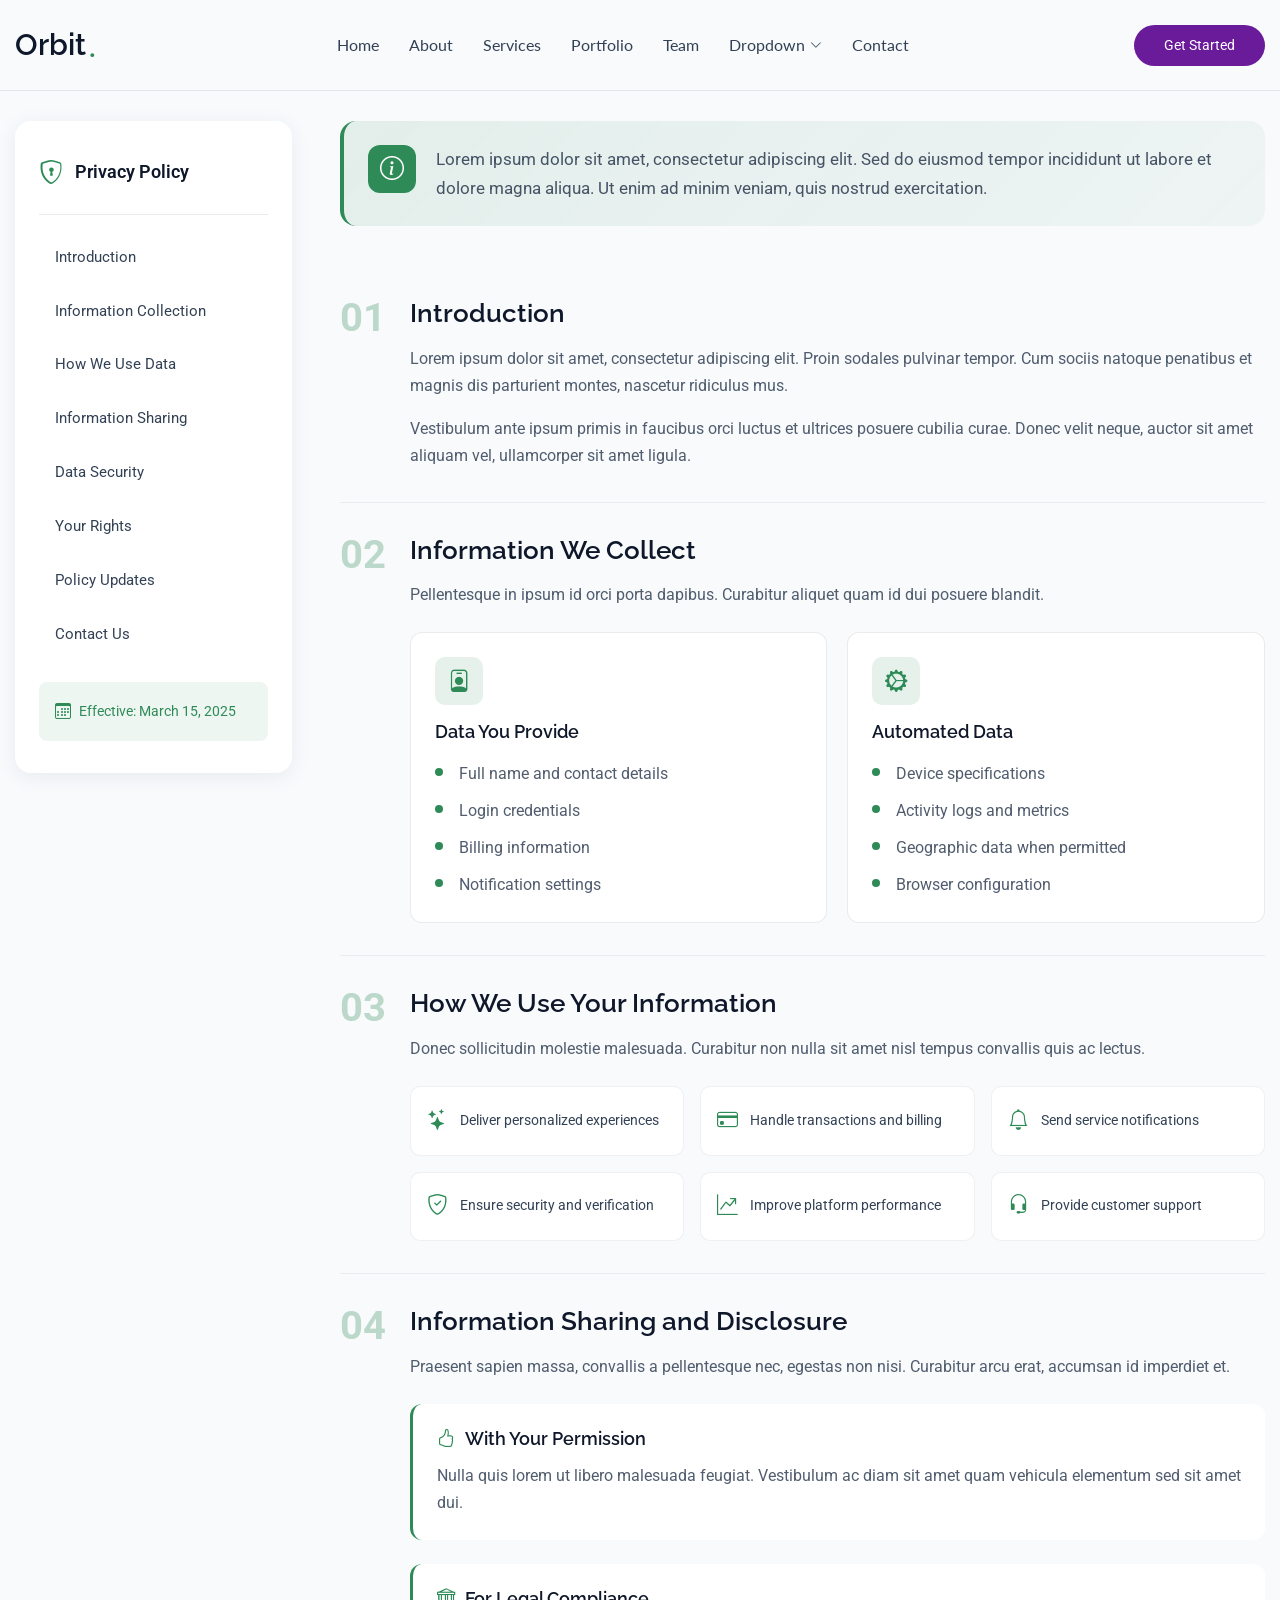
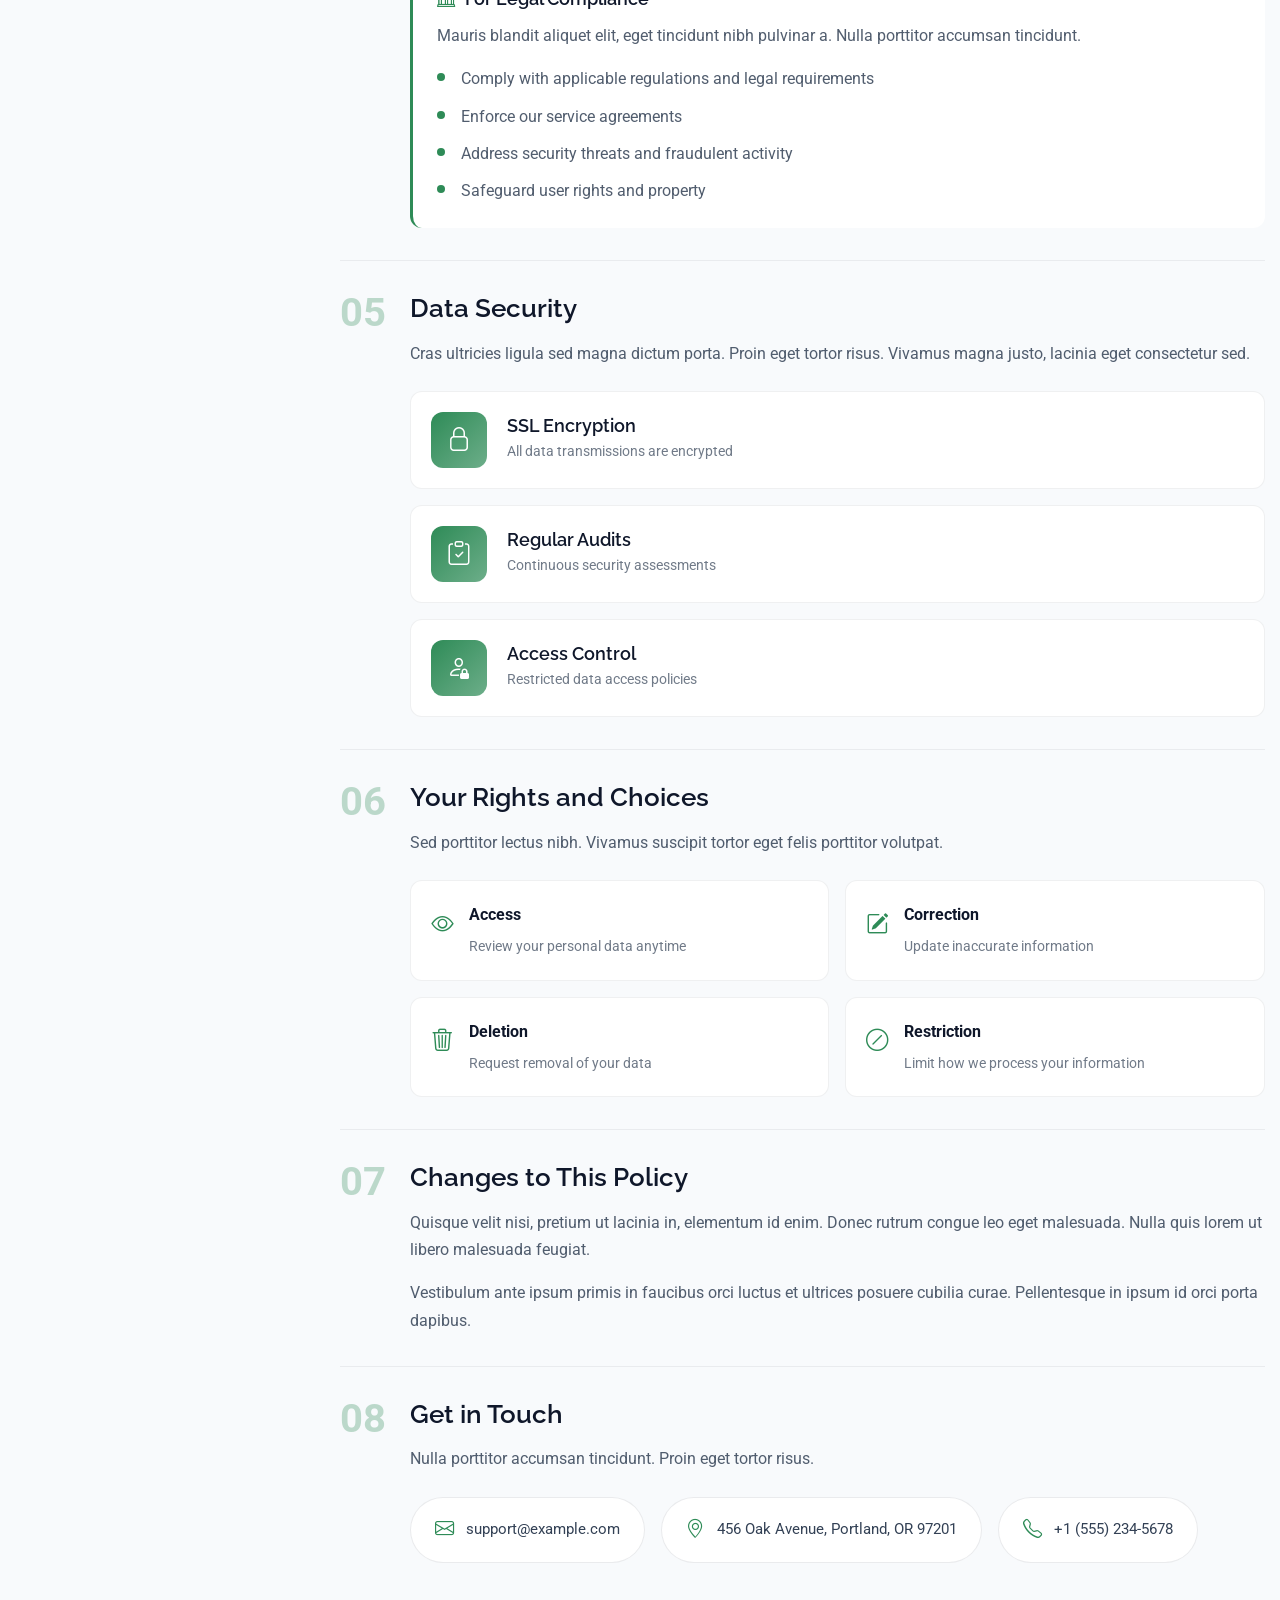
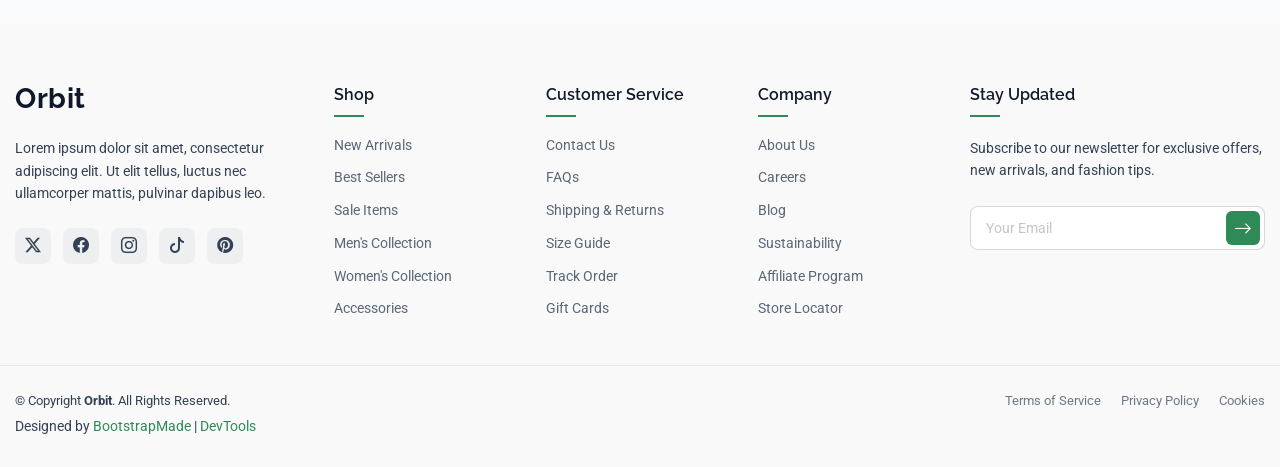
<file: privacy.html>
<!DOCTYPE html>
<html lang="en">

<head>
  <meta charset="utf-8">
  <meta content="width=device-width, initial-scale=1.0" name="viewport">
  <title>Privacy - Orbit Bootstrap Template</title>
  <meta name="description" content="">
  <meta name="keywords" content="">

  <!-- Favicons -->
  <link href="assets/img/favicon.png" rel="icon">
  <link href="assets/img/apple-touch-icon.png" rel="apple-touch-icon">

  <!-- Fonts -->
  <link href="https://fonts.googleapis.com" rel="preconnect">
  <link href="https://fonts.gstatic.com" rel="preconnect" crossorigin>
  <link href="https://fonts.googleapis.com/css2?family=Roboto:ital,wght@0,100;0,300;0,400;0,500;0,700;0,900;1,100;1,300;1,400;1,500;1,700;1,900&family=Lato:ital,wght@0,100;0,300;0,400;0,700;0,900;1,100;1,300;1,400;1,700;1,900&family=Raleway:ital,wght@0,100;0,200;0,300;0,400;0,500;0,600;0,700;0,800;0,900;1,100;1,200;1,300;1,400;1,500;1,600;1,700;1,800;1,900&display=swap" rel="stylesheet">

  <!-- Vendor CSS Files -->
  <link href="assets/vendor/bootstrap/css/bootstrap.min.css" rel="stylesheet">
  <link href="assets/vendor/bootstrap-icons/bootstrap-icons.css" rel="stylesheet">
  <link href="assets/vendor/aos/aos.css" rel="stylesheet">
  <link href="assets/vendor/glightbox/css/glightbox.min.css" rel="stylesheet">
  <link href="assets/vendor/swiper/swiper-bundle.min.css" rel="stylesheet">

  <!-- Main CSS File -->
  <link href="assets/css/main.css" rel="stylesheet">

</head>

<body class="privacy-page">

  <header id="header" class="header d-flex align-items-center sticky-top">
    <div class="container position-relative d-flex align-items-center justify-content-between">

      <a href="index.html" class="logo d-flex align-items-center me-auto me-xl-0">
        <!-- Uncomment the line below if you also wish to use an image logo -->
        <!-- <img src="assets/img/logo.webp" alt=""> -->
        <h1 class="sitename">Orbit</h1><span>.</span>
      </a>

      <nav id="navmenu" class="navmenu">
        <ul>
          <li><a href="#hero">Home</a></li>
          <li><a href="#about">About</a></li>
          <li><a href="#services">Services</a></li>
          <li><a href="#portfolio">Portfolio</a></li>
          <li><a href="#team">Team</a></li>
          <li class="dropdown"><a href="#"><span>Dropdown</span> <i class="bi bi-chevron-down toggle-dropdown"></i></a>
            <ul>
              <li><a href="#">Dropdown 1</a></li>
              <li class="dropdown"><a href="#"><span>Deep Dropdown</span> <i class="bi bi-chevron-down toggle-dropdown"></i></a>
                <ul>
                  <li><a href="#">Deep Dropdown 1</a></li>
                  <li><a href="#">Deep Dropdown 2</a></li>
                  <li><a href="#">Deep Dropdown 3</a></li>
                  <li><a href="#">Deep Dropdown 4</a></li>
                  <li><a href="#">Deep Dropdown 5</a></li>
                </ul>
              </li>
              <li><a href="#">Dropdown 2</a></li>
              <li><a href="#">Dropdown 3</a></li>
              <li><a href="#">Dropdown 4</a></li>
            </ul>
          </li>
          <li><a href="#contact">Contact</a></li>
        </ul>
        <i class="mobile-nav-toggle d-xl-none bi bi-list"></i>
      </nav>

      <a class="btn-getstarted" href="index.html#about">Get Started</a>

    </div>
  </header>

  <main class="main">

    <!-- Privacy Section -->
    <section id="privacy" class="privacy section">

      <div class="container" data-aos="fade-up">

        <div class="row g-5">

          <!-- Sidebar Navigation -->
          <div class="col-lg-3" data-aos="fade-right" data-aos-delay="100">
            <div class="sidebar-nav">
              <div class="nav-header">
                <i class="bi bi-shield-lock"></i>
                <span>Privacy Policy</span>
              </div>
              <ul class="nav-links">
                <li><a href="#intro">Introduction</a></li>
                <li><a href="#collection">Information Collection</a></li>
                <li><a href="#usage">How We Use Data</a></li>
                <li><a href="#sharing">Information Sharing</a></li>
                <li><a href="#security">Data Security</a></li>
                <li><a href="#rights">Your Rights</a></li>
                <li><a href="#updates">Policy Updates</a></li>
                <li><a href="#contact">Contact Us</a></li>
              </ul>
              <div class="effective-date">
                <i class="bi bi-calendar3"></i>
                <span>Effective: March 15, 2025</span>
              </div>
            </div>
          </div><!-- End Sidebar Navigation -->

          <!-- Main Content -->
          <div class="col-lg-9" data-aos="fade-left" data-aos-delay="200">

            <div class="policy-intro-card" data-aos="zoom-in" data-aos-delay="250">
              <div class="intro-icon">
                <i class="bi bi-info-circle"></i>
              </div>
              <p>Lorem ipsum dolor sit amet, consectetur adipiscing elit. Sed do eiusmod tempor incididunt ut labore et dolore magna aliqua. Ut enim ad minim veniam, quis nostrud exercitation.</p>
            </div>

            <div class="policy-section" id="intro" data-aos="fade-up" data-aos-delay="100">
              <div class="section-number">01</div>
              <div class="section-content">
                <h2>Introduction</h2>
                <p>Lorem ipsum dolor sit amet, consectetur adipiscing elit. Proin sodales pulvinar tempor. Cum sociis natoque penatibus et magnis dis parturient montes, nascetur ridiculus mus.</p>
                <p>Vestibulum ante ipsum primis in faucibus orci luctus et ultrices posuere cubilia curae. Donec velit neque, auctor sit amet aliquam vel, ullamcorper sit amet ligula.</p>
              </div>
            </div><!-- End Policy Section -->

            <div class="policy-section" id="collection" data-aos="fade-up" data-aos-delay="150">
              <div class="section-number">02</div>
              <div class="section-content">
                <h2>Information We Collect</h2>
                <p>Pellentesque in ipsum id orci porta dapibus. Curabitur aliquet quam id dui posuere blandit.</p>

                <div class="info-cards">
                  <div class="info-card">
                    <div class="card-icon">
                      <i class="bi bi-person-badge"></i>
                    </div>
                    <h4>Data You Provide</h4>
                    <ul>
                      <li>Full name and contact details</li>
                      <li>Login credentials</li>
                      <li>Billing information</li>
                      <li>Notification settings</li>
                    </ul>
                  </div>
                  <div class="info-card">
                    <div class="card-icon">
                      <i class="bi bi-gear-wide-connected"></i>
                    </div>
                    <h4>Automated Data</h4>
                    <ul>
                      <li>Device specifications</li>
                      <li>Activity logs and metrics</li>
                      <li>Geographic data when permitted</li>
                      <li>Browser configuration</li>
                    </ul>
                  </div>
                </div>
              </div>
            </div><!-- End Policy Section -->

            <div class="policy-section" id="usage" data-aos="fade-up" data-aos-delay="200">
              <div class="section-number">03</div>
              <div class="section-content">
                <h2>How We Use Your Information</h2>
                <p>Donec sollicitudin molestie malesuada. Curabitur non nulla sit amet nisl tempus convallis quis ac lectus.</p>
                <div class="usage-grid">
                  <div class="usage-item">
                    <i class="bi bi-stars"></i>
                    <span>Deliver personalized experiences</span>
                  </div>
                  <div class="usage-item">
                    <i class="bi bi-credit-card"></i>
                    <span>Handle transactions and billing</span>
                  </div>
                  <div class="usage-item">
                    <i class="bi bi-bell"></i>
                    <span>Send service notifications</span>
                  </div>
                  <div class="usage-item">
                    <i class="bi bi-shield-check"></i>
                    <span>Ensure security and verification</span>
                  </div>
                  <div class="usage-item">
                    <i class="bi bi-graph-up-arrow"></i>
                    <span>Improve platform performance</span>
                  </div>
                  <div class="usage-item">
                    <i class="bi bi-headset"></i>
                    <span>Provide customer support</span>
                  </div>
                </div>
              </div>
            </div><!-- End Policy Section -->

            <div class="policy-section" id="sharing" data-aos="fade-up" data-aos-delay="250">
              <div class="section-number">04</div>
              <div class="section-content">
                <h2>Information Sharing and Disclosure</h2>
                <p>Praesent sapien massa, convallis a pellentesque nec, egestas non nisi. Curabitur arcu erat, accumsan id imperdiet et.</p>

                <div class="sharing-block">
                  <h4><i class="bi bi-hand-thumbs-up"></i> With Your Permission</h4>
                  <p>Nulla quis lorem ut libero malesuada feugiat. Vestibulum ac diam sit amet quam vehicula elementum sed sit amet dui.</p>
                </div>

                <div class="sharing-block">
                  <h4><i class="bi bi-bank"></i> For Legal Compliance</h4>
                  <p>Mauris blandit aliquet elit, eget tincidunt nibh pulvinar a. Nulla porttitor accumsan tincidunt.</p>
                  <ul>
                    <li>Comply with applicable regulations and legal requirements</li>
                    <li>Enforce our service agreements</li>
                    <li>Address security threats and fraudulent activity</li>
                    <li>Safeguard user rights and property</li>
                  </ul>
                </div>
              </div>
            </div><!-- End Policy Section -->

            <div class="policy-section" id="security" data-aos="fade-up" data-aos-delay="300">
              <div class="section-number">05</div>
              <div class="section-content">
                <h2>Data Security</h2>
                <p>Cras ultricies ligula sed magna dictum porta. Proin eget tortor risus. Vivamus magna justo, lacinia eget consectetur sed.</p>
                <div class="security-features">
                  <div class="security-item">
                    <div class="security-icon">
                      <i class="bi bi-lock"></i>
                    </div>
                    <div class="security-text">
                      <h5>SSL Encryption</h5>
                      <p>All data transmissions are encrypted</p>
                    </div>
                  </div>
                  <div class="security-item">
                    <div class="security-icon">
                      <i class="bi bi-clipboard-check"></i>
                    </div>
                    <div class="security-text">
                      <h5>Regular Audits</h5>
                      <p>Continuous security assessments</p>
                    </div>
                  </div>
                  <div class="security-item">
                    <div class="security-icon">
                      <i class="bi bi-person-lock"></i>
                    </div>
                    <div class="security-text">
                      <h5>Access Control</h5>
                      <p>Restricted data access policies</p>
                    </div>
                  </div>
                </div>
              </div>
            </div><!-- End Policy Section -->

            <div class="policy-section" id="rights" data-aos="fade-up" data-aos-delay="350">
              <div class="section-number">06</div>
              <div class="section-content">
                <h2>Your Rights and Choices</h2>
                <p>Sed porttitor lectus nibh. Vivamus suscipit tortor eget felis porttitor volutpat.</p>
                <div class="rights-list">
                  <div class="right-item">
                    <i class="bi bi-eye"></i>
                    <div>
                      <strong>Access</strong>
                      <span>Review your personal data anytime</span>
                    </div>
                  </div>
                  <div class="right-item">
                    <i class="bi bi-pencil-square"></i>
                    <div>
                      <strong>Correction</strong>
                      <span>Update inaccurate information</span>
                    </div>
                  </div>
                  <div class="right-item">
                    <i class="bi bi-trash3"></i>
                    <div>
                      <strong>Deletion</strong>
                      <span>Request removal of your data</span>
                    </div>
                  </div>
                  <div class="right-item">
                    <i class="bi bi-slash-circle"></i>
                    <div>
                      <strong>Restriction</strong>
                      <span>Limit how we process your information</span>
                    </div>
                  </div>
                </div>
              </div>
            </div><!-- End Policy Section -->

            <div class="policy-section" id="updates" data-aos="fade-up" data-aos-delay="400">
              <div class="section-number">07</div>
              <div class="section-content">
                <h2>Changes to This Policy</h2>
                <p>Quisque velit nisi, pretium ut lacinia in, elementum id enim. Donec rutrum congue leo eget malesuada. Nulla quis lorem ut libero malesuada feugiat.</p>
                <p>Vestibulum ante ipsum primis in faucibus orci luctus et ultrices posuere cubilia curae. Pellentesque in ipsum id orci porta dapibus.</p>
              </div>
            </div><!-- End Policy Section -->

            <div class="policy-section contact-section" id="contact" data-aos="fade-up" data-aos-delay="450">
              <div class="section-number">08</div>
              <div class="section-content">
                <h2>Get in Touch</h2>
                <p>Nulla porttitor accumsan tincidunt. Proin eget tortor risus.</p>
                <div class="contact-cards">
                  <div class="contact-card">
                    <i class="bi bi-envelope"></i>
                    <span>support@example.com</span>
                  </div>
                  <div class="contact-card">
                    <i class="bi bi-geo-alt"></i>
                    <span>456 Oak Avenue, Portland, OR 97201</span>
                  </div>
                  <div class="contact-card">
                    <i class="bi bi-telephone"></i>
                    <span>+1 (555) 234-5678</span>
                  </div>
                </div>
              </div>
            </div><!-- End Policy Section -->

          </div><!-- End Main Content -->

        </div>

      </div>

    </section><!-- /Privacy Section -->

  </main>

  <footer id="footer" class="footer light-background">

    <div class="container footer-top">
      <div class="row gy-4">
        <div class="col-lg-3 col-md-6 footer-info">
          <a href="index.html" class="logo d-flex align-items-center mb-4">
            <span class="sitename">Orbit</span>
          </a>
          <p>Lorem ipsum dolor sit amet, consectetur adipiscing elit. Ut elit tellus, luctus nec ullamcorper mattis, pulvinar dapibus leo.</p>

          <div class="social-links d-flex mt-4">
            <a href="#" aria-label="Twitter"><i class="bi bi-twitter-x"></i></a>
            <a href="#" aria-label="Facebook"><i class="bi bi-facebook"></i></a>
            <a href="#" aria-label="Instagram"><i class="bi bi-instagram"></i></a>
            <a href="#" aria-label="TikTok"><i class="bi bi-tiktok"></i></a>
            <a href="#" aria-label="Pinterest"><i class="bi bi-pinterest"></i></a>
          </div>
        </div>

        <div class="col-lg-2 col-md-6 footer-links">
          <h4>Shop</h4>
          <ul>
            <li><a href="category.html">New Arrivals</a></li>
            <li><a href="category.html">Best Sellers</a></li>
            <li><a href="category.html">Sale Items</a></li>
            <li><a href="category.html">Men's Collection</a></li>
            <li><a href="category.html">Women's Collection</a></li>
            <li><a href="category.html">Accessories</a></li>
          </ul>
        </div>

        <div class="col-lg-2 col-md-6 footer-links">
          <h4>Customer Service</h4>
          <ul>
            <li><a href="contact.html">Contact Us</a></li>
            <li><a href="faq.html">FAQs</a></li>
            <li><a href="shiping-info.html">Shipping &amp; Returns</a></li>
            <li><a href="#">Size Guide</a></li>
            <li><a href="account.html">Track Order</a></li>
            <li><a href="#">Gift Cards</a></li>
          </ul>
        </div>

        <div class="col-lg-2 col-md-6 footer-links">
          <h4>Company</h4>
          <ul>
            <li><a href="about.html">About Us</a></li>
            <li><a href="about.html">Careers</a></li>
            <li><a href="blog.html">Blog</a></li>
            <li><a href="about.html">Sustainability</a></li>
            <li><a href="about.html">Affiliate Program</a></li>
            <li><a href="about.html">Store Locator</a></li>
          </ul>
        </div>

        <div class="col-lg-3 col-md-6">
          <div class="footer-newsletter">
            <h4>Stay Updated</h4>
            <p>Subscribe to our newsletter for exclusive offers, new arrivals, and fashion tips.</p>
            <form action="forms/newsletter.php" method="post" class="php-email-form">
              <div class="position-relative">
                <input type="email" name="email" placeholder="Your Email" required="">
                <button type="submit" class="btn-subscribe"><i class="bi bi-arrow-right"></i></button>
              </div>
              <div class="loading">Loading</div>
              <div class="error-message"></div>
              <div class="sent-message">Your subscription request has been sent. Thank you!</div>
            </form>
          </div>
        </div>
      </div>
    </div>

    <div class="container footer-bottom">
      <div class="row gy-3">
        <div class="col-md-6 order-2 order-md-1">
          <div class="copyright">
            <p>© <span>Copyright</span> <strong class="sitename">Orbit</strong>. All Rights Reserved.</p>
          </div>
          <div class="credits">
            <!-- All the links in the footer should remain intact. -->
            <!-- You can delete the links only if you've purchased the pro version. -->
            <!-- Licensing information: https://bootstrapmade.com/license/ -->
            <!-- Purchase the pro version with working PHP/AJAX contact form: [buy-url] -->
            Designed by <a href="https://bootstrapmade.com/">BootstrapMade</a> | <a href="https://bootstrapmade.com/tools/">DevTools</a>
          </div>
        </div>
        <div class="col-md-6 order-1 order-md-2">
          <div class="legal-links">
            <a href="tos.html">Terms of Service</a>
            <a href="privacy.html">Privacy Policy</a>
            <a href="privacy.html">Cookies</a>
          </div>
        </div>
      </div>
    </div>

  </footer>

  <!-- Scroll Top -->
  <a href="#" id="scroll-top" class="scroll-top d-flex align-items-center justify-content-center"><i class="bi bi-arrow-up-short"></i></a>

  <!-- Preloader -->
  <div id="preloader"></div>

  <!-- Vendor JS Files -->
  <script src="assets/vendor/bootstrap/js/bootstrap.bundle.min.js"></script>
  <script src="assets/vendor/php-email-form/validate.js"></script>
  <script src="assets/vendor/aos/aos.js"></script>
  <script src="assets/vendor/glightbox/js/glightbox.min.js"></script>
  <script src="assets/vendor/imagesloaded/imagesloaded.pkgd.min.js"></script>
  <script src="assets/vendor/isotope-layout/isotope.pkgd.min.js"></script>
  <script src="assets/vendor/purecounter/purecounter_vanilla.js"></script>
  <script src="assets/vendor/swiper/swiper-bundle.min.js"></script>

  <!-- Main JS File -->
  <script src="assets/js/main.js"></script>

</body>

</html>
</file>
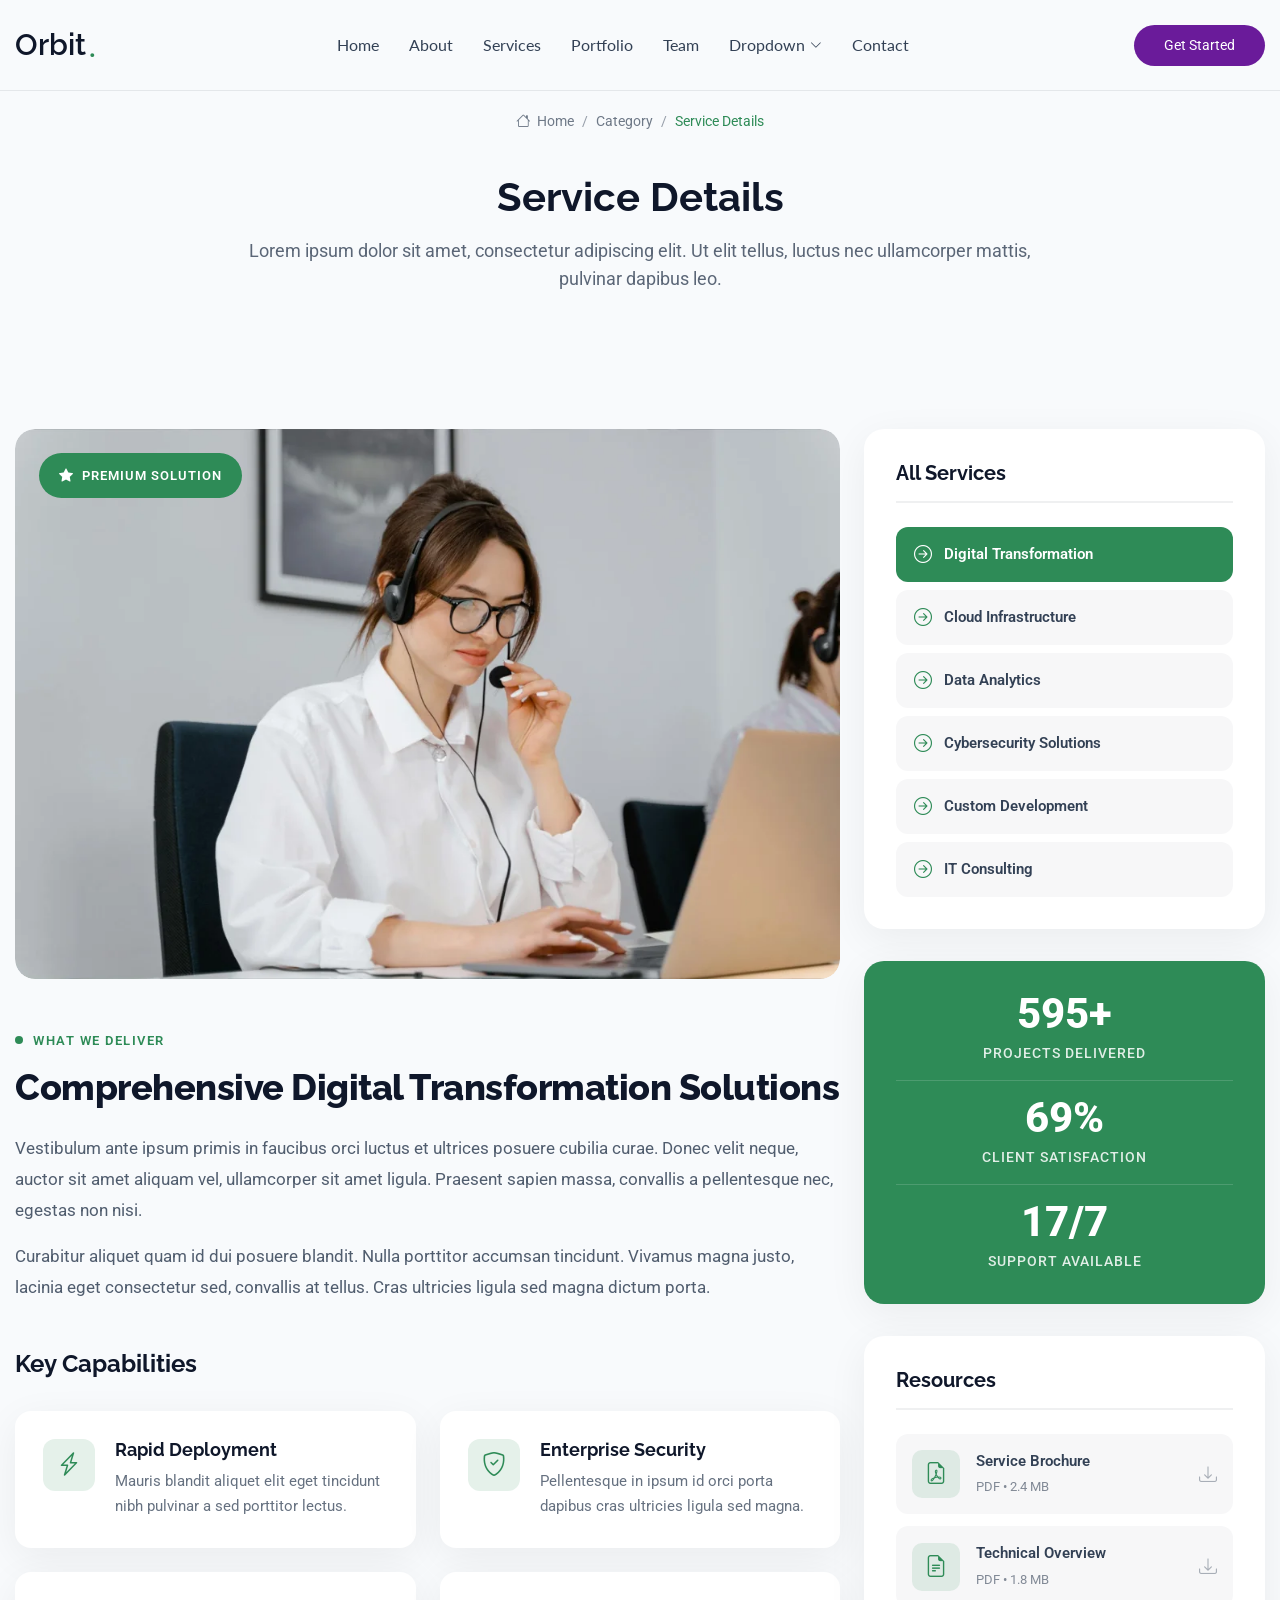
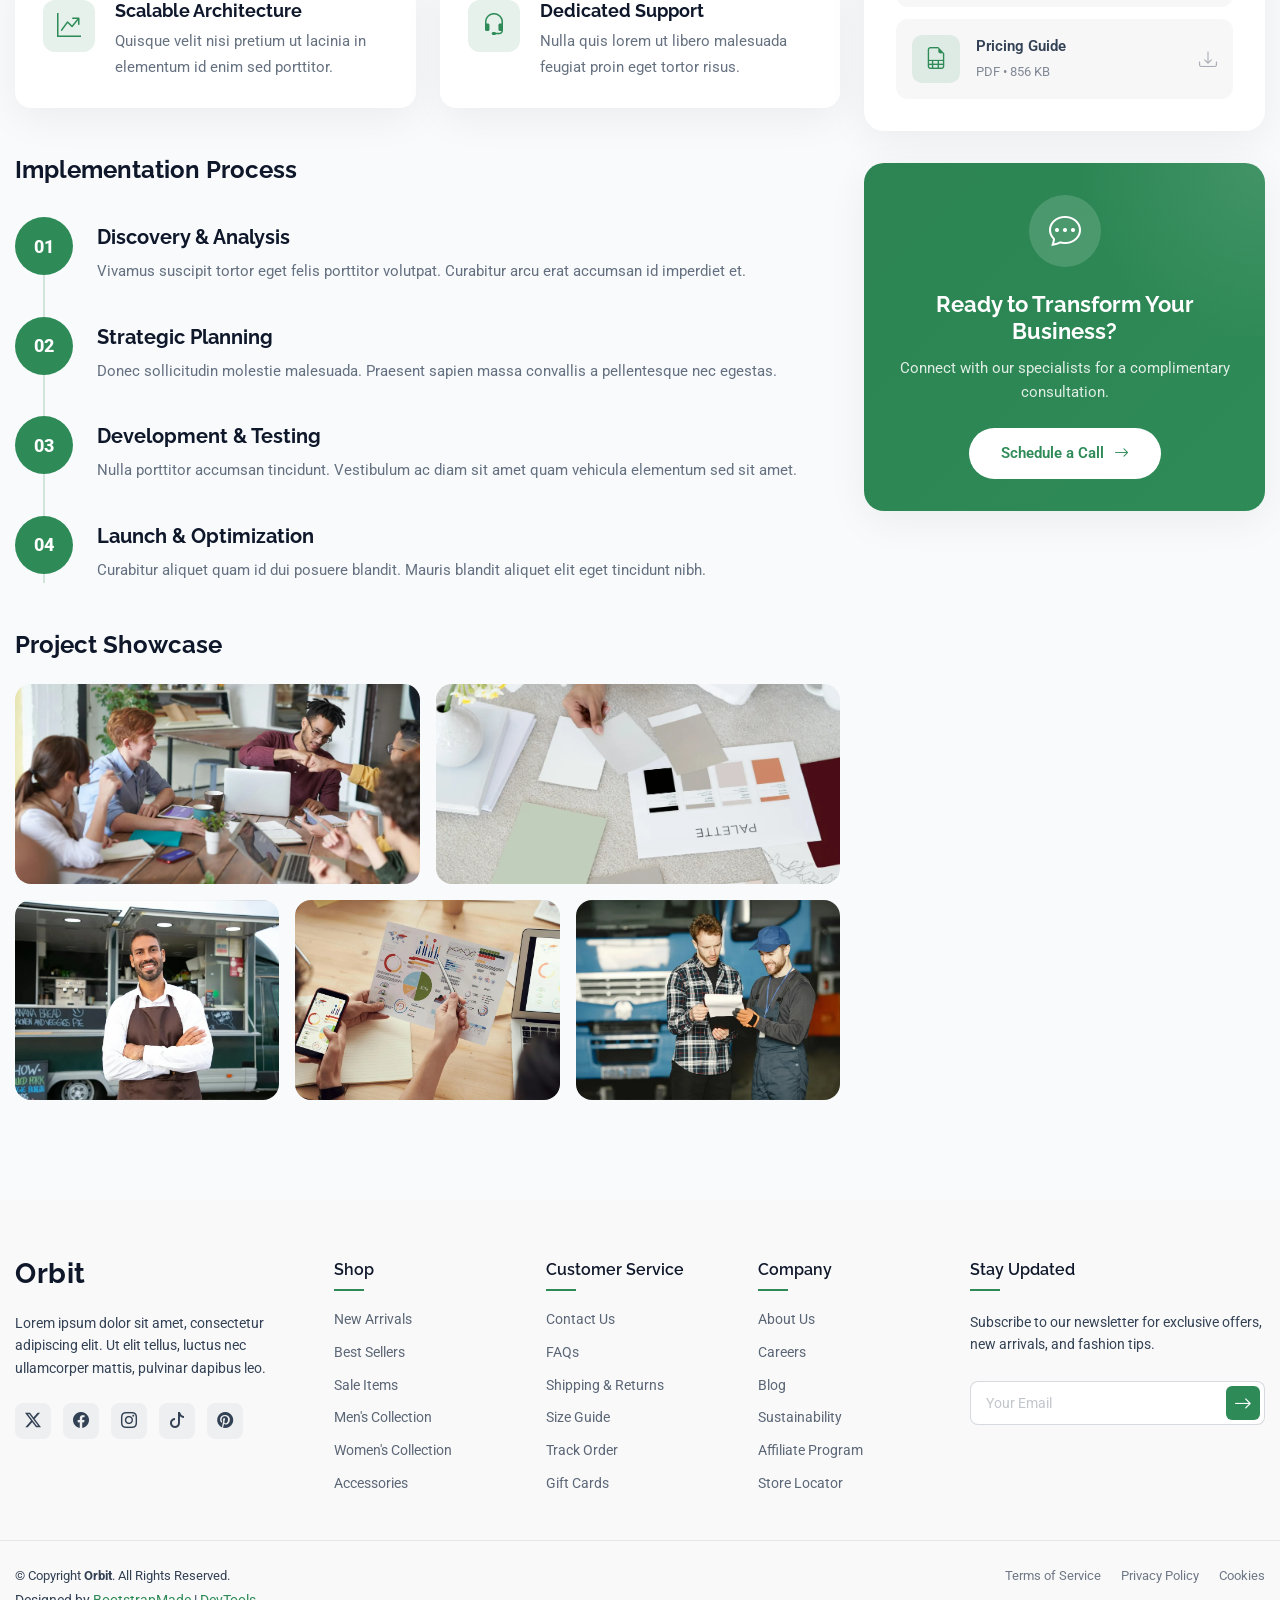
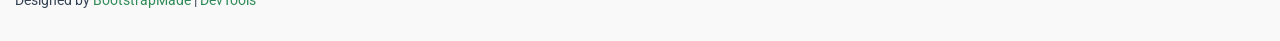
<file: service-details.html>
<!DOCTYPE html>
<html lang="en">

<head>
  <meta charset="utf-8">
  <meta content="width=device-width, initial-scale=1.0" name="viewport">
  <title>Service Details - Orbit Bootstrap Template</title>
  <meta name="description" content="">
  <meta name="keywords" content="">

  <!-- Favicons -->
  <link href="assets/img/favicon.png" rel="icon">
  <link href="assets/img/apple-touch-icon.png" rel="apple-touch-icon">

  <!-- Fonts -->
  <link href="https://fonts.googleapis.com" rel="preconnect">
  <link href="https://fonts.gstatic.com" rel="preconnect" crossorigin>
  <link href="https://fonts.googleapis.com/css2?family=Roboto:ital,wght@0,100;0,300;0,400;0,500;0,700;0,900;1,100;1,300;1,400;1,500;1,700;1,900&family=Lato:ital,wght@0,100;0,300;0,400;0,700;0,900;1,100;1,300;1,400;1,700;1,900&family=Raleway:ital,wght@0,100;0,200;0,300;0,400;0,500;0,600;0,700;0,800;0,900;1,100;1,200;1,300;1,400;1,500;1,600;1,700;1,800;1,900&display=swap" rel="stylesheet">

  <!-- Vendor CSS Files -->
  <link href="assets/vendor/bootstrap/css/bootstrap.min.css" rel="stylesheet">
  <link href="assets/vendor/bootstrap-icons/bootstrap-icons.css" rel="stylesheet">
  <link href="assets/vendor/aos/aos.css" rel="stylesheet">
  <link href="assets/vendor/glightbox/css/glightbox.min.css" rel="stylesheet">
  <link href="assets/vendor/swiper/swiper-bundle.min.css" rel="stylesheet">

  <!-- Main CSS File -->
  <link href="assets/css/main.css" rel="stylesheet">

  <!-- =======================================================
  * Template Name: Orbit
  * Template URL: https://bootstrapmade.com/orbit-bootstrap-template/
  * Updated: Jan 13 2026 with Bootstrap v5.3.8
  * Author: BootstrapMade.com
  * License: https://bootstrapmade.com/license/
  ======================================================== -->
</head>

<body class="service-details-page">

  <header id="header" class="header d-flex align-items-center sticky-top">
    <div class="container position-relative d-flex align-items-center justify-content-between">

      <a href="index.html" class="logo d-flex align-items-center me-auto me-xl-0">
        <!-- Uncomment the line below if you also wish to use an image logo -->
        <!-- <img src="assets/img/logo.webp" alt=""> -->
        <h1 class="sitename">Orbit</h1><span>.</span>
      </a>

      <nav id="navmenu" class="navmenu">
        <ul>
          <li><a href="#hero">Home</a></li>
          <li><a href="#about">About</a></li>
          <li><a href="#services">Services</a></li>
          <li><a href="#portfolio">Portfolio</a></li>
          <li><a href="#team">Team</a></li>
          <li class="dropdown"><a href="#"><span>Dropdown</span> <i class="bi bi-chevron-down toggle-dropdown"></i></a>
            <ul>
              <li><a href="#">Dropdown 1</a></li>
              <li class="dropdown"><a href="#"><span>Deep Dropdown</span> <i class="bi bi-chevron-down toggle-dropdown"></i></a>
                <ul>
                  <li><a href="#">Deep Dropdown 1</a></li>
                  <li><a href="#">Deep Dropdown 2</a></li>
                  <li><a href="#">Deep Dropdown 3</a></li>
                  <li><a href="#">Deep Dropdown 4</a></li>
                  <li><a href="#">Deep Dropdown 5</a></li>
                </ul>
              </li>
              <li><a href="#">Dropdown 2</a></li>
              <li><a href="#">Dropdown 3</a></li>
              <li><a href="#">Dropdown 4</a></li>
            </ul>
          </li>
          <li><a href="#contact">Contact</a></li>
        </ul>
        <i class="mobile-nav-toggle d-xl-none bi bi-list"></i>
      </nav>

      <a class="btn-getstarted" href="index.html#about">Get Started</a>

    </div>
  </header>

  <main class="main">

    <!-- Page Title -->
    <div class="page-title">
      <div class="breadcrumbs">
        <nav aria-label="breadcrumb">
          <ol class="breadcrumb">
            <li class="breadcrumb-item"><a href="#"><i class="bi bi-house"></i> Home</a></li>
            <li class="breadcrumb-item"><a href="#">Category</a></li>
            <li class="breadcrumb-item active current">Service Details</li>
          </ol>
        </nav>
      </div>

      <div class="title-wrapper">
        <h1>Service Details</h1>
        <p>Lorem ipsum dolor sit amet, consectetur adipiscing elit. Ut elit tellus, luctus nec ullamcorper mattis, pulvinar dapibus leo.</p>
      </div>
    </div><!-- End Page Title -->

    <!-- Service Details Section -->
    <section id="service-details" class="service-details section">

      <div class="container" data-aos="fade-up" data-aos-delay="100">

        <div class="row gy-5">

          <!-- Main Content Column -->
          <div class="col-lg-8">

            <!-- Service Hero Image -->
            <div class="service-hero" data-aos="fade-up" data-aos-delay="100">
              <img src="assets/img/services/services-7.webp" alt="Service detail" class="img-fluid">
              <div class="service-badge">
                <i class="bi bi-star-fill"></i>
                <span>Premium Solution</span>
              </div>
            </div>

            <!-- Service Overview -->
            <div class="service-overview" data-aos="fade-up" data-aos-delay="200">
              <div class="overview-label">
                <span class="dot"></span>
                <span>What We Deliver</span>
              </div>
              <h2>Comprehensive Digital Transformation Solutions</h2>
              <p>Vestibulum ante ipsum primis in faucibus orci luctus et ultrices posuere cubilia curae. Donec velit neque, auctor sit amet aliquam vel, ullamcorper sit amet ligula. Praesent sapien massa, convallis a pellentesque nec, egestas non nisi.</p>
              <p>Curabitur aliquet quam id dui posuere blandit. Nulla porttitor accumsan tincidunt. Vivamus magna justo, lacinia eget consectetur sed, convallis at tellus. Cras ultricies ligula sed magna dictum porta.</p>
            </div>

            <!-- Key Features -->
            <div class="key-features" data-aos="fade-up" data-aos-delay="300">
              <h3>Key Capabilities</h3>
              <div class="row g-4">
                <div class="col-md-6">
                  <div class="feature-card">
                    <div class="feature-icon">
                      <i class="bi bi-lightning-charge"></i>
                    </div>
                    <div class="feature-content">
                      <h4>Rapid Deployment</h4>
                      <p>Mauris blandit aliquet elit eget tincidunt nibh pulvinar a sed porttitor lectus.</p>
                    </div>
                  </div>
                </div>
                <div class="col-md-6">
                  <div class="feature-card">
                    <div class="feature-icon">
                      <i class="bi bi-shield-check"></i>
                    </div>
                    <div class="feature-content">
                      <h4>Enterprise Security</h4>
                      <p>Pellentesque in ipsum id orci porta dapibus cras ultricies ligula sed magna.</p>
                    </div>
                  </div>
                </div>
                <div class="col-md-6">
                  <div class="feature-card">
                    <div class="feature-icon">
                      <i class="bi bi-graph-up-arrow"></i>
                    </div>
                    <div class="feature-content">
                      <h4>Scalable Architecture</h4>
                      <p>Quisque velit nisi pretium ut lacinia in elementum id enim sed porttitor.</p>
                    </div>
                  </div>
                </div>
                <div class="col-md-6">
                  <div class="feature-card">
                    <div class="feature-icon">
                      <i class="bi bi-headset"></i>
                    </div>
                    <div class="feature-content">
                      <h4>Dedicated Support</h4>
                      <p>Nulla quis lorem ut libero malesuada feugiat proin eget tortor risus.</p>
                    </div>
                  </div>
                </div>
              </div>
            </div>

            <!-- Process Section -->
            <div class="service-process" data-aos="fade-up" data-aos-delay="400">
              <h3>Implementation Process</h3>
              <div class="process-timeline">
                <div class="process-item">
                  <div class="process-number">01</div>
                  <div class="process-content">
                    <h4>Discovery &amp; Analysis</h4>
                    <p>Vivamus suscipit tortor eget felis porttitor volutpat. Curabitur arcu erat accumsan id imperdiet et.</p>
                  </div>
                </div>
                <div class="process-item">
                  <div class="process-number">02</div>
                  <div class="process-content">
                    <h4>Strategic Planning</h4>
                    <p>Donec sollicitudin molestie malesuada. Praesent sapien massa convallis a pellentesque nec egestas.</p>
                  </div>
                </div>
                <div class="process-item">
                  <div class="process-number">03</div>
                  <div class="process-content">
                    <h4>Development &amp; Testing</h4>
                    <p>Nulla porttitor accumsan tincidunt. Vestibulum ac diam sit amet quam vehicula elementum sed sit amet.</p>
                  </div>
                </div>
                <div class="process-item">
                  <div class="process-number">04</div>
                  <div class="process-content">
                    <h4>Launch &amp; Optimization</h4>
                    <p>Curabitur aliquet quam id dui posuere blandit. Mauris blandit aliquet elit eget tincidunt nibh.</p>
                  </div>
                </div>
              </div>
            </div>

            <!-- Gallery Section -->
            <div class="service-gallery" data-aos="fade-up" data-aos-delay="500">
              <h3>Project Showcase</h3>
              <div class="row g-3">
                <div class="col-md-6">
                  <a href="assets/img/services/services-3.webp" class="glightbox" data-gallery="service-gallery">
                    <img src="assets/img/services/services-3.webp" alt="Project showcase" class="img-fluid" loading="lazy">
                  </a>
                </div>
                <div class="col-md-6">
                  <a href="assets/img/services/services-5.webp" class="glightbox" data-gallery="service-gallery">
                    <img src="assets/img/services/services-5.webp" alt="Project showcase" class="img-fluid" loading="lazy">
                  </a>
                </div>
                <div class="col-md-4">
                  <a href="assets/img/services/services-8.webp" class="glightbox" data-gallery="service-gallery">
                    <img src="assets/img/services/services-8.webp" alt="Project showcase" class="img-fluid" loading="lazy">
                  </a>
                </div>
                <div class="col-md-4">
                  <a href="assets/img/services/services-10.webp" class="glightbox" data-gallery="service-gallery">
                    <img src="assets/img/services/services-10.webp" alt="Project showcase" class="img-fluid" loading="lazy">
                  </a>
                </div>
                <div class="col-md-4">
                  <a href="assets/img/services/services-12.webp" class="glightbox" data-gallery="service-gallery">
                    <img src="assets/img/services/services-12.webp" alt="Project showcase" class="img-fluid" loading="lazy">
                  </a>
                </div>
              </div>
            </div>

          </div><!-- End Main Content Column -->

          <!-- Sidebar Column -->
          <div class="col-lg-4">

            <!-- Service List -->
            <div class="sidebar-widget service-list" data-aos="fade-up" data-aos-delay="200">
              <h3>All Services</h3>
              <ul>
                <li class="active">
                  <a href="#">
                    <i class="bi bi-arrow-right-circle"></i>
                    <span>Digital Transformation</span>
                  </a>
                </li>
                <li>
                  <a href="#">
                    <i class="bi bi-arrow-right-circle"></i>
                    <span>Cloud Infrastructure</span>
                  </a>
                </li>
                <li>
                  <a href="#">
                    <i class="bi bi-arrow-right-circle"></i>
                    <span>Data Analytics</span>
                  </a>
                </li>
                <li>
                  <a href="#">
                    <i class="bi bi-arrow-right-circle"></i>
                    <span>Cybersecurity Solutions</span>
                  </a>
                </li>
                <li>
                  <a href="#">
                    <i class="bi bi-arrow-right-circle"></i>
                    <span>Custom Development</span>
                  </a>
                </li>
                <li>
                  <a href="#">
                    <i class="bi bi-arrow-right-circle"></i>
                    <span>IT Consulting</span>
                  </a>
                </li>
              </ul>
            </div><!-- End Service List -->

            <!-- Stats Widget -->
            <div class="sidebar-widget stats-widget" data-aos="fade-up" data-aos-delay="300">
              <div class="stat-item">
                <div class="stat-number">
                  <span data-purecounter-start="0" data-purecounter-end="850" data-purecounter-duration="1" class="purecounter"></span>+
                </div>
                <p>Projects Delivered</p>
              </div>
              <div class="stat-item">
                <div class="stat-number">
                  <span data-purecounter-start="0" data-purecounter-end="99" data-purecounter-duration="1" class="purecounter"></span>%
                </div>
                <p>Client Satisfaction</p>
              </div>
              <div class="stat-item">
                <div class="stat-number">
                  <span data-purecounter-start="0" data-purecounter-end="24" data-purecounter-duration="1" class="purecounter"></span>/7
                </div>
                <p>Support Available</p>
              </div>
            </div><!-- End Stats Widget -->

            <!-- Download Brochure -->
            <div class="sidebar-widget download-widget" data-aos="fade-up" data-aos-delay="400">
              <h3>Resources</h3>
              <a href="#" class="download-item">
                <div class="download-icon">
                  <i class="bi bi-file-earmark-pdf"></i>
                </div>
                <div class="download-info">
                  <span class="file-name">Service Brochure</span>
                  <span class="file-size">PDF • 2.4 MB</span>
                </div>
                <i class="bi bi-download"></i>
              </a>
              <a href="#" class="download-item">
                <div class="download-icon">
                  <i class="bi bi-file-earmark-text"></i>
                </div>
                <div class="download-info">
                  <span class="file-name">Technical Overview</span>
                  <span class="file-size">PDF • 1.8 MB</span>
                </div>
                <i class="bi bi-download"></i>
              </a>
              <a href="#" class="download-item">
                <div class="download-icon">
                  <i class="bi bi-file-earmark-spreadsheet"></i>
                </div>
                <div class="download-info">
                  <span class="file-name">Pricing Guide</span>
                  <span class="file-size">PDF • 856 KB</span>
                </div>
                <i class="bi bi-download"></i>
              </a>
            </div><!-- End Download Widget -->

            <!-- CTA Widget -->
            <div class="sidebar-widget cta-widget" data-aos="fade-up" data-aos-delay="500">
              <div class="cta-content">
                <div class="cta-icon">
                  <i class="bi bi-chat-dots"></i>
                </div>
                <h3>Ready to Transform Your Business?</h3>
                <p>Connect with our specialists for a complimentary consultation.</p>
                <a href="#" class="cta-btn">Schedule a Call <i class="bi bi-arrow-right"></i></a>
              </div>
            </div><!-- End CTA Widget -->

          </div><!-- End Sidebar Column -->

        </div>

      </div>

    </section><!-- /Service Details Section -->

  </main>

  <footer id="footer" class="footer light-background">

    <div class="container footer-top">
      <div class="row gy-4">
        <div class="col-lg-3 col-md-6 footer-info">
          <a href="index.html" class="logo d-flex align-items-center mb-4">
            <span class="sitename">Orbit</span>
          </a>
          <p>Lorem ipsum dolor sit amet, consectetur adipiscing elit. Ut elit tellus, luctus nec ullamcorper mattis, pulvinar dapibus leo.</p>

          <div class="social-links d-flex mt-4">
            <a href="#" aria-label="Twitter"><i class="bi bi-twitter-x"></i></a>
            <a href="#" aria-label="Facebook"><i class="bi bi-facebook"></i></a>
            <a href="#" aria-label="Instagram"><i class="bi bi-instagram"></i></a>
            <a href="#" aria-label="TikTok"><i class="bi bi-tiktok"></i></a>
            <a href="#" aria-label="Pinterest"><i class="bi bi-pinterest"></i></a>
          </div>
        </div>

        <div class="col-lg-2 col-md-6 footer-links">
          <h4>Shop</h4>
          <ul>
            <li><a href="category.html">New Arrivals</a></li>
            <li><a href="category.html">Best Sellers</a></li>
            <li><a href="category.html">Sale Items</a></li>
            <li><a href="category.html">Men's Collection</a></li>
            <li><a href="category.html">Women's Collection</a></li>
            <li><a href="category.html">Accessories</a></li>
          </ul>
        </div>

        <div class="col-lg-2 col-md-6 footer-links">
          <h4>Customer Service</h4>
          <ul>
            <li><a href="contact.html">Contact Us</a></li>
            <li><a href="faq.html">FAQs</a></li>
            <li><a href="shiping-info.html">Shipping &amp; Returns</a></li>
            <li><a href="#">Size Guide</a></li>
            <li><a href="account.html">Track Order</a></li>
            <li><a href="#">Gift Cards</a></li>
          </ul>
        </div>

        <div class="col-lg-2 col-md-6 footer-links">
          <h4>Company</h4>
          <ul>
            <li><a href="about.html">About Us</a></li>
            <li><a href="about.html">Careers</a></li>
            <li><a href="blog.html">Blog</a></li>
            <li><a href="about.html">Sustainability</a></li>
            <li><a href="about.html">Affiliate Program</a></li>
            <li><a href="about.html">Store Locator</a></li>
          </ul>
        </div>

        <div class="col-lg-3 col-md-6">
          <div class="footer-newsletter">
            <h4>Stay Updated</h4>
            <p>Subscribe to our newsletter for exclusive offers, new arrivals, and fashion tips.</p>
            <form action="forms/newsletter.php" method="post" class="php-email-form">
              <div class="position-relative">
                <input type="email" name="email" placeholder="Your Email" required="">
                <button type="submit" class="btn-subscribe"><i class="bi bi-arrow-right"></i></button>
              </div>
              <div class="loading">Loading</div>
              <div class="error-message"></div>
              <div class="sent-message">Your subscription request has been sent. Thank you!</div>
            </form>
          </div>
        </div>
      </div>
    </div>

    <div class="container footer-bottom">
      <div class="row gy-3">
        <div class="col-md-6 order-2 order-md-1">
          <div class="copyright">
            <p>© <span>Copyright</span> <strong class="sitename">Orbit</strong>. All Rights Reserved.</p>
          </div>
          <div class="credits">
            <!-- All the links in the footer should remain intact. -->
            <!-- You can delete the links only if you've purchased the pro version. -->
            <!-- Licensing information: https://bootstrapmade.com/license/ -->
            <!-- Purchase the pro version with working PHP/AJAX contact form: [buy-url] -->
            Designed by <a href="https://bootstrapmade.com/">BootstrapMade</a> | <a href="https://bootstrapmade.com/tools/">DevTools</a>
          </div>
        </div>
        <div class="col-md-6 order-1 order-md-2">
          <div class="legal-links">
            <a href="tos.html">Terms of Service</a>
            <a href="privacy.html">Privacy Policy</a>
            <a href="privacy.html">Cookies</a>
          </div>
        </div>
      </div>
    </div>

  </footer>

  <!-- Scroll Top -->
  <a href="#" id="scroll-top" class="scroll-top d-flex align-items-center justify-content-center"><i class="bi bi-arrow-up-short"></i></a>

  <!-- Preloader -->
  <div id="preloader"></div>

  <!-- Vendor JS Files -->
  <script src="assets/vendor/bootstrap/js/bootstrap.bundle.min.js"></script>
  <script src="assets/vendor/php-email-form/validate.js"></script>
  <script src="assets/vendor/aos/aos.js"></script>
  <script src="assets/vendor/glightbox/js/glightbox.min.js"></script>
  <script src="assets/vendor/imagesloaded/imagesloaded.pkgd.min.js"></script>
  <script src="assets/vendor/isotope-layout/isotope.pkgd.min.js"></script>
  <script src="assets/vendor/purecounter/purecounter_vanilla.js"></script>
  <script src="assets/vendor/swiper/swiper-bundle.min.js"></script>

  <!-- Main JS File -->
  <script src="assets/js/main.js"></script>

</body>

</html>
</file>
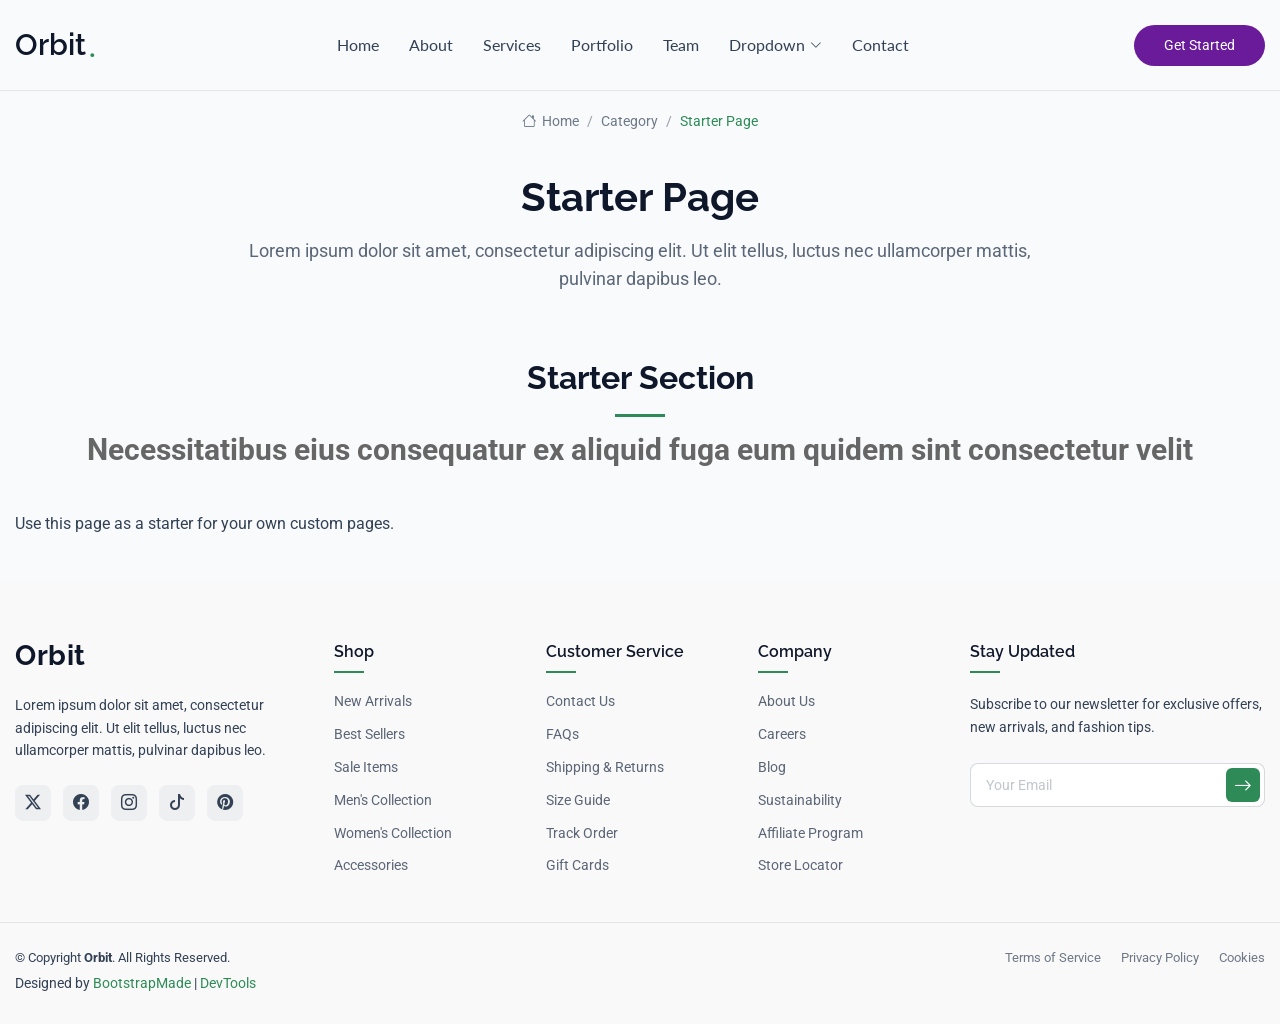
<file: starter-page.html>
<!DOCTYPE html>
<html lang="en">

<head>
  <meta charset="utf-8">
  <meta content="width=device-width, initial-scale=1.0" name="viewport">
  <title>Starter Page - Orbit Bootstrap Template</title>
  <meta name="description" content="">
  <meta name="keywords" content="">

  <!-- Favicons -->
  <link href="assets/img/favicon.png" rel="icon">
  <link href="assets/img/apple-touch-icon.png" rel="apple-touch-icon">

  <!-- Fonts -->
  <link href="https://fonts.googleapis.com" rel="preconnect">
  <link href="https://fonts.gstatic.com" rel="preconnect" crossorigin>
  <link href="https://fonts.googleapis.com/css2?family=Roboto:ital,wght@0,100;0,300;0,400;0,500;0,700;0,900;1,100;1,300;1,400;1,500;1,700;1,900&family=Lato:ital,wght@0,100;0,300;0,400;0,700;0,900;1,100;1,300;1,400;1,700;1,900&family=Raleway:ital,wght@0,100;0,200;0,300;0,400;0,500;0,600;0,700;0,800;0,900;1,100;1,200;1,300;1,400;1,500;1,600;1,700;1,800;1,900&display=swap" rel="stylesheet">

  <!-- Vendor CSS Files -->
  <link href="assets/vendor/bootstrap/css/bootstrap.min.css" rel="stylesheet">
  <link href="assets/vendor/bootstrap-icons/bootstrap-icons.css" rel="stylesheet">
  <link href="assets/vendor/aos/aos.css" rel="stylesheet">
  <link href="assets/vendor/glightbox/css/glightbox.min.css" rel="stylesheet">
  <link href="assets/vendor/swiper/swiper-bundle.min.css" rel="stylesheet">

  <!-- Main CSS File -->
  <link href="assets/css/main.css" rel="stylesheet">

  <!-- =======================================================
  * Template Name: Orbit
  * Template URL: https://bootstrapmade.com/orbit-bootstrap-template/
  * Updated: Jan 13 2026 with Bootstrap v5.3.8
  * Author: BootstrapMade.com
  * License: https://bootstrapmade.com/license/
  ======================================================== -->
</head>

<body class="starter-page-page">

  <header id="header" class="header d-flex align-items-center sticky-top">
    <div class="container position-relative d-flex align-items-center justify-content-between">

      <a href="index.html" class="logo d-flex align-items-center me-auto me-xl-0">
        <!-- Uncomment the line below if you also wish to use an image logo -->
        <!-- <img src="assets/img/logo.webp" alt=""> -->
        <h1 class="sitename">Orbit</h1><span>.</span>
      </a>

      <nav id="navmenu" class="navmenu">
        <ul>
          <li><a href="#hero">Home</a></li>
          <li><a href="#about">About</a></li>
          <li><a href="#services">Services</a></li>
          <li><a href="#portfolio">Portfolio</a></li>
          <li><a href="#team">Team</a></li>
          <li class="dropdown"><a href="#"><span>Dropdown</span> <i class="bi bi-chevron-down toggle-dropdown"></i></a>
            <ul>
              <li><a href="#">Dropdown 1</a></li>
              <li class="dropdown"><a href="#"><span>Deep Dropdown</span> <i class="bi bi-chevron-down toggle-dropdown"></i></a>
                <ul>
                  <li><a href="#">Deep Dropdown 1</a></li>
                  <li><a href="#">Deep Dropdown 2</a></li>
                  <li><a href="#">Deep Dropdown 3</a></li>
                  <li><a href="#">Deep Dropdown 4</a></li>
                  <li><a href="#">Deep Dropdown 5</a></li>
                </ul>
              </li>
              <li><a href="#">Dropdown 2</a></li>
              <li><a href="#">Dropdown 3</a></li>
              <li><a href="#">Dropdown 4</a></li>
            </ul>
          </li>
          <li><a href="#contact">Contact</a></li>
        </ul>
        <i class="mobile-nav-toggle d-xl-none bi bi-list"></i>
      </nav>

      <a class="btn-getstarted" href="index.html#about">Get Started</a>

    </div>
  </header>

  <main class="main">

    <!-- Page Title -->
    <div class="page-title">
      <div class="breadcrumbs">
        <nav aria-label="breadcrumb">
          <ol class="breadcrumb">
            <li class="breadcrumb-item"><a href="#"><i class="bi bi-house"></i> Home</a></li>
            <li class="breadcrumb-item"><a href="#">Category</a></li>
            <li class="breadcrumb-item active current">Starter Page</li>
          </ol>
        </nav>
      </div>

      <div class="title-wrapper">
        <h1>Starter Page</h1>
        <p>Lorem ipsum dolor sit amet, consectetur adipiscing elit. Ut elit tellus, luctus nec ullamcorper mattis, pulvinar dapibus leo.</p>
      </div>
    </div><!-- End Page Title -->

    <!-- Starter Section Section -->
    <section id="starter-section" class="starter-section section">

      <!-- Section Title -->
      <div class="container section-title" data-aos="fade-up">
        <h2>Starter Section</h2>
        <p>Necessitatibus eius consequatur ex aliquid fuga eum quidem sint consectetur velit</p>
      </div><!-- End Section Title -->

      <div class="container" data-aos="fade-up">
        <p>Use this page as a starter for your own custom pages.</p>
      </div>

    </section><!-- /Starter Section Section -->

  </main>

  <footer id="footer" class="footer light-background">

    <div class="container footer-top">
      <div class="row gy-4">
        <div class="col-lg-3 col-md-6 footer-info">
          <a href="index.html" class="logo d-flex align-items-center mb-4">
            <span class="sitename">Orbit</span>
          </a>
          <p>Lorem ipsum dolor sit amet, consectetur adipiscing elit. Ut elit tellus, luctus nec ullamcorper mattis, pulvinar dapibus leo.</p>

          <div class="social-links d-flex mt-4">
            <a href="#" aria-label="Twitter"><i class="bi bi-twitter-x"></i></a>
            <a href="#" aria-label="Facebook"><i class="bi bi-facebook"></i></a>
            <a href="#" aria-label="Instagram"><i class="bi bi-instagram"></i></a>
            <a href="#" aria-label="TikTok"><i class="bi bi-tiktok"></i></a>
            <a href="#" aria-label="Pinterest"><i class="bi bi-pinterest"></i></a>
          </div>
        </div>

        <div class="col-lg-2 col-md-6 footer-links">
          <h4>Shop</h4>
          <ul>
            <li><a href="category.html">New Arrivals</a></li>
            <li><a href="category.html">Best Sellers</a></li>
            <li><a href="category.html">Sale Items</a></li>
            <li><a href="category.html">Men's Collection</a></li>
            <li><a href="category.html">Women's Collection</a></li>
            <li><a href="category.html">Accessories</a></li>
          </ul>
        </div>

        <div class="col-lg-2 col-md-6 footer-links">
          <h4>Customer Service</h4>
          <ul>
            <li><a href="contact.html">Contact Us</a></li>
            <li><a href="faq.html">FAQs</a></li>
            <li><a href="shiping-info.html">Shipping &amp; Returns</a></li>
            <li><a href="#">Size Guide</a></li>
            <li><a href="account.html">Track Order</a></li>
            <li><a href="#">Gift Cards</a></li>
          </ul>
        </div>

        <div class="col-lg-2 col-md-6 footer-links">
          <h4>Company</h4>
          <ul>
            <li><a href="about.html">About Us</a></li>
            <li><a href="about.html">Careers</a></li>
            <li><a href="blog.html">Blog</a></li>
            <li><a href="about.html">Sustainability</a></li>
            <li><a href="about.html">Affiliate Program</a></li>
            <li><a href="about.html">Store Locator</a></li>
          </ul>
        </div>

        <div class="col-lg-3 col-md-6">
          <div class="footer-newsletter">
            <h4>Stay Updated</h4>
            <p>Subscribe to our newsletter for exclusive offers, new arrivals, and fashion tips.</p>
            <form action="forms/newsletter.php" method="post" class="php-email-form">
              <div class="position-relative">
                <input type="email" name="email" placeholder="Your Email" required="">
                <button type="submit" class="btn-subscribe"><i class="bi bi-arrow-right"></i></button>
              </div>
              <div class="loading">Loading</div>
              <div class="error-message"></div>
              <div class="sent-message">Your subscription request has been sent. Thank you!</div>
            </form>
          </div>
        </div>
      </div>
    </div>

    <div class="container footer-bottom">
      <div class="row gy-3">
        <div class="col-md-6 order-2 order-md-1">
          <div class="copyright">
            <p>© <span>Copyright</span> <strong class="sitename">Orbit</strong>. All Rights Reserved.</p>
          </div>
          <div class="credits">
            <!-- All the links in the footer should remain intact. -->
            <!-- You can delete the links only if you've purchased the pro version. -->
            <!-- Licensing information: https://bootstrapmade.com/license/ -->
            <!-- Purchase the pro version with working PHP/AJAX contact form: [buy-url] -->
            Designed by <a href="https://bootstrapmade.com/">BootstrapMade</a> | <a href="https://bootstrapmade.com/tools/">DevTools</a>
          </div>
        </div>
        <div class="col-md-6 order-1 order-md-2">
          <div class="legal-links">
            <a href="tos.html">Terms of Service</a>
            <a href="privacy.html">Privacy Policy</a>
            <a href="privacy.html">Cookies</a>
          </div>
        </div>
      </div>
    </div>

  </footer>

  <!-- Scroll Top -->
  <a href="#" id="scroll-top" class="scroll-top d-flex align-items-center justify-content-center"><i class="bi bi-arrow-up-short"></i></a>

  <!-- Preloader -->
  <div id="preloader"></div>

  <!-- Vendor JS Files -->
  <script src="assets/vendor/bootstrap/js/bootstrap.bundle.min.js"></script>
  <script src="assets/vendor/php-email-form/validate.js"></script>
  <script src="assets/vendor/aos/aos.js"></script>
  <script src="assets/vendor/glightbox/js/glightbox.min.js"></script>
  <script src="assets/vendor/imagesloaded/imagesloaded.pkgd.min.js"></script>
  <script src="assets/vendor/isotope-layout/isotope.pkgd.min.js"></script>
  <script src="assets/vendor/purecounter/purecounter_vanilla.js"></script>
  <script src="assets/vendor/swiper/swiper-bundle.min.js"></script>

  <!-- Main JS File -->
  <script src="assets/js/main.js"></script>

</body>

</html>
</file>
<file: assets/css/main.css>
/**
* Template Name: Orbit
* Template URL: https://bootstrapmade.com/orbit-bootstrap-template/
* Updated: Jan 13 2026 with Bootstrap v5.3.8
* Author: BootstrapMade.com
* License: https://bootstrapmade.com/license/
*/

/*--------------------------------------------------------------
# Font & Color Variables
# Help: https://bootstrapmade.com/color-system/
--------------------------------------------------------------*/
/* Fonts */
:root {
  --default-font: "Roboto",  system-ui, -apple-system, "Segoe UI", Roboto, "Helvetica Neue", Arial, "Noto Sans", "Liberation Sans", sans-serif, "Apple Color Emoji", "Segoe UI Emoji", "Segoe UI Symbol", "Noto Color Emoji";
  --heading-font: "Raleway",  sans-serif;
  --nav-font: "Lato",  sans-serif;
}





/* ===========================  my root css ================== */


:root { 
  --background-color: #f8fafc; /* Soft clean background */
  --default-color: #334155; /* Dark gray for readable text */
  --heading-color: #0f172a; /* Strong dark for headings */

  /* BRAND COLORS FROM LOGO */
  --primary-green: #2e8b57; 
  --secondary-purple: #6a1b9a;

  --accent-color: #2e8b57; /* Main CTA buttons (green) */
  --accent-secondary: #6a1b9a; /* Secondary highlight (purple) */

  --surface-color: #ffffff; /* Cards, sections */
  --contrast-color: #ffffff; /* Text on buttons */
}

/* NAVIGATION COLORS */
:root {
  --nav-color: #334155;
  --nav-hover-color: #2e8b57; /* Green hover */
  --nav-mobile-background-color: #ffffff;
  --nav-dropdown-background-color: #ffffff;
  --nav-dropdown-color: #334155;
  --nav-dropdown-hover-color: #6a1b9a; /* Purple hover */
}

.btn-primary {
  background: var(--secondary-purple);
  color: var(--contrast-color);
}

.btn-secondary {
  background: var(--secondary-purple);
  color: var(--contrast-color);
}

h1, h2, h3 {
  color: var(--heading-color);
}

.highlight-box {
  background: linear-gradient(135deg, #2e8b57, #6a1b9a);
  color: #fff;
}
/* ============================  end my root css ================*/









/* Color Presets - These classes override global colors when applied to any section or element, providing reuse of the sam color scheme. */

.light-background {
  --background-color: #f9f9f9;
  --surface-color: #ffffff;
}

.dark-background {
  --background-color: #0d131f;
  --default-color: #ffffff;
  --heading-color: #ffffff;
  --surface-color: #1e293b;
  --contrast-color: #ffffff;
}

/* Smooth scroll */
:root {
  scroll-behavior: smooth;
}

/*--------------------------------------------------------------
# General Styling & Shared Classes
--------------------------------------------------------------*/
body {
  color: var(--default-color);
  background-color: var(--background-color);
  font-family: var(--default-font);
}

a {
  color: var(--accent-color);
  text-decoration: none;
  transition: 0.3s;
}

a:hover {
  color: color-mix(in srgb, var(--accent-color), transparent 25%);
  text-decoration: none;
}

h1,
h2,
h3,
h4,
h5,
h6 {
  color: var(--heading-color);
  font-family: var(--heading-font);
}

/* PHP Email Form Messages
------------------------------*/
.php-email-form .error-message {
  display: none;
  background: #df1529;
  color: #ffffff;
  text-align: left;
  padding: 15px;
  margin-bottom: 24px;
  font-weight: 600;
}

.php-email-form .sent-message {
  display: none;
  color: #ffffff;
  background: #059652;
  text-align: center;
  padding: 15px;
  margin-bottom: 24px;
  font-weight: 600;
}

.php-email-form .loading {
  display: none;
  background: var(--surface-color);
  text-align: center;
  padding: 15px;
  margin-bottom: 24px;
}

.php-email-form .loading:before {
  content: "";
  display: inline-block;
  border-radius: 50%;
  width: 24px;
  height: 24px;
  margin: 0 10px -6px 0;
  border: 3px solid var(--accent-color);
  border-top-color: var(--surface-color);
  animation: php-email-form-loading 1s linear infinite;
}

@keyframes php-email-form-loading {
  0% {
    transform: rotate(0deg);
  }

  100% {
    transform: rotate(360deg);
  }
}

/*--------------------------------------------------------------
# Global Header
--------------------------------------------------------------*/
.header {
  --surface-color: #1b2430;
  color: var(--default-color);
  background-color: var(--background-color);
  padding: 15px 0;
  transition: all 0.5s;
  z-index: 997;
  border-bottom: 1px solid color-mix(in srgb, var(--default-color), transparent 90%);
}

.header .logo {
  line-height: 1;
}

.header .logo img {
  max-height: 36px;
  margin-right: 8px;
}

.header .logo h1 {
  font-size: 30px;
  margin: 0;
  font-weight: 600;
  color: var(--heading-color);
}

.header .logo span {
  font-size: 34px;
  padding-left: 2px;
  color: var(--accent-color);
}

.header .btn-getstarted,
.header .btn-getstarted:focus {
  color: var(--contrast-color);
  background: var(--accent-secondary);
  font-size: 14px;
  padding: 10px 30px;
  margin: 0;
  border-radius: 50px;
  transition: 0.3s;
}

.header .btn-getstarted:hover,
.header .btn-getstarted:focus:hover {
  color: var(--contrast-color);
  background: color-mix(in srgb, var(--accent-color), transparent 15%);
}

@media (max-width: 1200px) {
  .header .logo {
    order: 1;
  }

  .header .btn-getstarted {
    order: 2;
    margin: 0 15px 0 0;
    padding: 6px 20px;
  }

  .header .navmenu {
    order: 3;
  }
}

/*--------------------------------------------------------------
# Navigation Menu
--------------------------------------------------------------*/
/* Navmenu - Desktop */
@media (min-width: 1200px) {
  .navmenu {
    padding: 0;
  }

  .navmenu ul {
    margin: 0;
    padding: 0;
    display: flex;
    list-style: none;
    align-items: center;
  }

  .navmenu li {
    position: relative;
  }

  .navmenu a,
  .navmenu a:focus {
    color: var(--nav-color);
    padding: 18px 15px;
    font-size: 16px;
    font-family: var(--nav-font);
    font-weight: 400;
    display: flex;
    align-items: center;
    justify-content: space-between;
    white-space: nowrap;
    transition: 0.3s;
  }

  .navmenu a i,
  .navmenu a:focus i {
    font-size: 12px;
    line-height: 0;
    margin-left: 5px;
    transition: 0.3s;
  }

  .navmenu li:last-child a {
    padding-right: 0;
  }

  .navmenu li:hover>a,
  .navmenu .active,
  .navmenu .active:focus {
    color: var(--nav-hover-color);
  }

  .navmenu .dropdown ul {
    margin: 0;
    padding: 10px 0;
    background: var(--nav-dropdown-background-color);
    display: block;
    position: absolute;
    visibility: hidden;
    left: 14px;
    top: 130%;
    opacity: 0;
    transition: 0.3s;
    border-radius: 4px;
    z-index: 99;
    box-shadow: 0px 0px 30px rgba(0, 0, 0, 0.1);
  }

  .navmenu .dropdown ul li {
    min-width: 200px;
  }

  .navmenu .dropdown ul a {
    padding: 10px 20px;
    font-size: 15px;
    text-transform: none;
    color: var(--nav-dropdown-color);
  }

  .navmenu .dropdown ul a i {
    font-size: 12px;
  }

  .navmenu .dropdown ul a:hover,
  .navmenu .dropdown ul .active:hover,
  .navmenu .dropdown ul li:hover>a {
    color: var(--nav-dropdown-hover-color);
  }

  .navmenu .dropdown:hover>ul {
    opacity: 1;
    top: 100%;
    visibility: visible;
  }

  .navmenu .dropdown .dropdown ul {
    top: 0;
    left: -90%;
    visibility: hidden;
  }

  .navmenu .dropdown .dropdown:hover>ul {
    opacity: 1;
    top: 0;
    left: -100%;
    visibility: visible;
  }
}

/* Navmenu - Mobile */
@media (max-width: 1199px) {
  .mobile-nav-toggle {
    color: var(--nav-color);
    font-size: 28px;
    line-height: 0;
    margin-right: 10px;
    cursor: pointer;
    transition: color 0.3s;
  }

  .navmenu {
    padding: 0;
    z-index: 9997;
  }

  .navmenu ul {
    display: none;
    list-style: none;
    position: absolute;
    inset: 60px 20px 20px 20px;
    padding: 10px 0;
    margin: 0;
    border-radius: 6px;
    background-color: var(--nav-mobile-background-color);
    overflow-y: auto;
    transition: 0.3s;
    z-index: 9998;
    box-shadow: 0px 0px 30px rgba(0, 0, 0, 0.1);
  }

  .navmenu a,
  .navmenu a:focus {
    color: var(--nav-dropdown-color);
    padding: 10px 20px;
    font-family: var(--nav-font);
    font-size: 17px;
    font-weight: 500;
    display: flex;
    align-items: center;
    justify-content: space-between;
    white-space: nowrap;
    transition: 0.3s;
  }

  .navmenu a i,
  .navmenu a:focus i {
    font-size: 12px;
    line-height: 0;
    margin-left: 5px;
    width: 30px;
    height: 30px;
    display: flex;
    align-items: center;
    justify-content: center;
    border-radius: 50%;
    transition: 0.3s;
    background-color: color-mix(in srgb, var(--accent-color), transparent 90%);
  }

  .navmenu a i:hover,
  .navmenu a:focus i:hover {
    background-color: var(--accent-color);
    color: var(--contrast-color);
  }

  .navmenu a:hover,
  .navmenu .active,
  .navmenu .active:focus {
    color: var(--nav-dropdown-hover-color);
  }

  .navmenu .active i,
  .navmenu .active:focus i {
    background-color: var(--accent-color);
    color: var(--contrast-color);
    transform: rotate(180deg);
  }

  .navmenu .dropdown ul {
    position: static;
    display: none;
    z-index: 99;
    padding: 10px 0;
    margin: 10px 20px;
    background-color: var(--nav-dropdown-background-color);
    border: 1px solid color-mix(in srgb, var(--default-color), transparent 90%);
    box-shadow: none;
    transition: all 0.5s ease-in-out;
  }

  .navmenu .dropdown ul ul {
    background-color: rgba(33, 37, 41, 0.1);
  }

  .navmenu .dropdown>.dropdown-active {
    display: block;
    background-color: rgba(33, 37, 41, 0.03);
  }

  .mobile-nav-active {
    overflow: hidden;
  }

  .mobile-nav-active .mobile-nav-toggle {
    color: #fff;
    position: absolute;
    font-size: 32px;
    top: 15px;
    right: 15px;
    margin-right: 0;
    z-index: 9999;
  }

  .mobile-nav-active .navmenu {
    position: fixed;
    overflow: hidden;
    inset: 0;
    background: rgba(33, 37, 41, 0.8);
    transition: 0.3s;
  }

  .mobile-nav-active .navmenu>ul {
    display: block;
  }
}

/*--------------------------------------------------------------
# Global Footer
--------------------------------------------------------------*/
.footer {
  color: var(--default-color);
  background-color: var(--background-color);
  font-size: 14px;
  padding: 60px 0 30px;
  position: relative;
}

.footer .footer-top {
  padding-bottom: 40px;
  border-bottom: 1px solid color-mix(in srgb, var(--default-color), transparent 90%);
}

.footer .footer-info .logo {
  line-height: 1;
}

.footer .footer-info .logo span {
  color: var(--heading-color);
  font-size: 28px;
  font-weight: 700;
  letter-spacing: 0.5px;
  font-family: var(--heading-font);
}

.footer .footer-info p {
  margin-bottom: 0;
  font-size: 14px;
  line-height: 1.6;
}

.footer .social-links {
  display: flex;
  gap: 12px;
}

.footer .social-links a {
  display: flex;
  align-items: center;
  justify-content: center;
  width: 36px;
  height: 36px;
  border-radius: 8px;
  background-color: color-mix(in srgb, var(--default-color), transparent 95%);
  font-size: 16px;
  color: var(--default-color);
  transition: all 0.3s ease;
}

.footer .social-links a:hover {
  color: var(--contrast-color);
  background-color: var(--accent-color);
  transform: translateY(-3px);
}

.footer h4 {
  font-size: 16px;
  font-weight: 600;
  position: relative;
  padding-bottom: 12px;
  margin-bottom: 20px;
}

.footer h4:after {
  content: "";
  position: absolute;
  display: block;
  width: 30px;
  height: 2px;
  background-color: var(--accent-color);
  bottom: 0;
  left: 0;
}

.footer h5 {
  font-size: 14px;
  font-weight: 600;
  margin-bottom: 15px;
}

.footer .footer-links ul {
  list-style: none;
  padding: 0;
  margin: 0;
}

.footer .footer-links ul li {
  padding: 8px 0;
  display: flex;
  align-items: center;
}

.footer .footer-links ul li:first-child {
  padding-top: 0;
}

.footer .footer-links ul a {
  color: color-mix(in srgb, var(--default-color), transparent 20%);
  display: inline-block;
  line-height: 1.2;
  transition: all 0.3s ease;
  position: relative;
}

.footer .footer-links ul a:hover {
  color: var(--accent-color);
  transform: translateX(5px);
}

.footer .footer-newsletter p {
  margin-bottom: 20px;
  line-height: 1.6;
}

.footer .footer-newsletter form {
  margin-top: 25px;
}

.footer .footer-newsletter form .position-relative {
  display: flex;
  margin-bottom: 15px;
}

.footer .footer-newsletter form input[type=email] {
  height: 44px;
  border-radius: 8px;
  padding: 10px 15px;
  width: 100%;
  color: var(--default-color);
  background-color: var(--surface-color);
  border: 1px solid color-mix(in srgb, var(--default-color), transparent 80%);
  font-size: 14px;
}

.footer .footer-newsletter form input[type=email]:focus {
  outline: none;
  border-color: var(--accent-color);
}

.footer .footer-newsletter form input[type=email]::placeholder {
  color: color-mix(in srgb, var(--default-color), transparent 70%);
}

.footer .footer-newsletter form .btn-subscribe {
  position: absolute;
  right: 5px;
  top: 5px;
  bottom: 5px;
  border: 0;
  background-color: var(--accent-color);
  color: var(--contrast-color);
  transition: 0.3s;
  border-radius: 6px;
  display: flex;
  align-items: center;
  justify-content: center;
  width: 34px;
}

.footer .footer-newsletter form .btn-subscribe:hover {
  background-color: color-mix(in srgb, var(--accent-color), transparent 20%);
}

.footer .footer-newsletter form .btn-subscribe i {
  font-size: 18px;
}

.footer .footer-bottom {
  padding-top: 25px;
}

.footer .footer-bottom .copyright p {
  margin-bottom: 0;
  font-size: 13px;
}

.footer .footer-bottom .credits {
  padding-top: 5px;
}

.footer .footer-bottom .legal-links {
  display: flex;
  flex-wrap: wrap;
  gap: 20px;
  justify-content: flex-end;
}

@media (max-width: 767.98px) {
  .footer .footer-bottom .legal-links {
    justify-content: center;
    margin-bottom: 15px;
  }
}

.footer .footer-bottom .legal-links a {
  color: color-mix(in srgb, var(--default-color), transparent 30%);
  font-size: 13px;
  transition: color 0.3s ease;
}

.footer .footer-bottom .legal-links a:hover {
  color: var(--accent-color);
}

@media (max-width: 991.98px) {

  .footer .footer-links,
  .footer .footer-info {
    margin-bottom: 30px;
  }
}

@media (max-width: 767.98px) {
  .footer .trust-badges {
    text-align: left !important;
    margin-top: 20px;
  }

  .footer .copyright,
  .footer .credits {
    text-align: center;
  }
}

/*--------------------------------------------------------------
# Preloader
--------------------------------------------------------------*/
#preloader {
  position: fixed;
  inset: 0;
  z-index: 999999;
  overflow: hidden;
  background: var(--background-color);
  transition: all 0.6s ease-out;
}

#preloader:before {
  content: "";
  position: fixed;
  top: calc(50% - 30px);
  left: calc(50% - 30px);
  border: 6px solid #ffffff;
  border-color: var(--accent-color) transparent var(--accent-color) transparent;
  border-radius: 50%;
  width: 60px;
  height: 60px;
  animation: animate-preloader 1.5s linear infinite;
}

@keyframes animate-preloader {
  0% {
    transform: rotate(0deg);
  }

  100% {
    transform: rotate(360deg);
  }
}

/*--------------------------------------------------------------
# Scroll Top Button
--------------------------------------------------------------*/
.scroll-top {
  position: fixed;
  visibility: hidden;
  opacity: 0;
  right: 15px;
  bottom: 15px;
  z-index: 99999;
  background-color: var(--accent-color);
  width: 40px;
  height: 40px;
  border-radius: 4px;
  transition: all 0.4s;
}

.scroll-top i {
  font-size: 24px;
  color: var(--contrast-color);
  line-height: 0;
}

.scroll-top:hover {
  background-color: color-mix(in srgb, var(--accent-color), transparent 20%);
  color: var(--contrast-color);
}

.scroll-top.active {
  visibility: visible;
  opacity: 1;
}

/*--------------------------------------------------------------
# Disable aos animation delay on mobile devices
--------------------------------------------------------------*/
@media screen and (max-width: 768px) {
  [data-aos-delay] {
    transition-delay: 0 !important;
  }
}

/*--------------------------------------------------------------
# Global Page Titles & Breadcrumbs
--------------------------------------------------------------*/
.page-title {
  text-align: center;
  padding: 20px 0;
}

.page-title .breadcrumbs {
  margin-bottom: 1.5rem;
}

.page-title .breadcrumbs .breadcrumb {
  justify-content: center;
  margin: 0;
  padding: 0;
  background: none;
}

.page-title .breadcrumbs .breadcrumb .breadcrumb-item {
  font-size: 0.9rem;
  color: color-mix(in srgb, var(--default-color), transparent 30%);
}

.page-title .breadcrumbs .breadcrumb .breadcrumb-item.active {
  color: var(--accent-color);
}

.page-title .breadcrumbs .breadcrumb .breadcrumb-item a {
  color: inherit;
  text-decoration: none;
  transition: color 0.3s ease;
}

.page-title .breadcrumbs .breadcrumb .breadcrumb-item a:hover {
  color: var(--accent-color);
}

.page-title .breadcrumbs .breadcrumb .breadcrumb-item a i {
  font-size: 0.9rem;
  margin-right: 0.2rem;
}

.page-title .breadcrumbs .breadcrumb .breadcrumb-item+.breadcrumb-item::before {
  color: color-mix(in srgb, var(--default-color), transparent 50%);
}

.page-title .title-wrapper {
  max-width: 800px;
  margin: 0 auto;
  padding: 1rem 0;
}

.page-title .title-wrapper h1 {
  font-size: 2.5rem;
  margin-bottom: 1rem;
  font-weight: 700;
  color: var(--heading-color);
}

.page-title .title-wrapper p {
  font-size: 1.1rem;
  color: color-mix(in srgb, var(--default-color), transparent 20%);
  margin: 0;
  line-height: 1.6;
}

@media (max-width: 768px) {
  .page-title .title-wrapper h1 {
    font-size: 2rem;
  }

  .page-title .title-wrapper p {
    font-size: 1rem;
  }
}

@media (max-width: 576px) {
  .page-title .title-wrapper h1 {
    font-size: 1.75rem;
  }
}

/*--------------------------------------------------------------
# Global Sections
--------------------------------------------------------------*/
section,
.section {
  color: var(--default-color);
  background-color: var(--background-color);
  padding: 30px 0;
  scroll-margin-top: 90px;
  overflow: clip;
}

@media (max-width: 1199px) {

  section,
  .section {
    scroll-margin-top: 66px;
  }
}

/*--------------------------------------------------------------
# Global Section Titles
--------------------------------------------------------------*/
.section-title {
  text-align: center;
  padding-bottom: 30px;
  position: relative;
}

.section-title h2 {
  font-size: 32px;
  font-weight: 700;
  margin-bottom: 20px;
  padding-bottom: 20px;
  position: relative;
}

.section-title h2:after {
  content: "";
  position: absolute;
  display: block;
  width: 50px;
  height: 3px;
  background: var(--accent-color);
  left: 0;
  right: 0;
  bottom: 0;
  margin: auto;
}

.section-title p {
  margin-bottom: 0;
}

/*--------------------------------------------------------------
# Hero Section
--------------------------------------------------------------*/
.hero {
  padding: 30px 0 80px;
  position: relative;
  overflow: hidden;
  background: linear-gradient(135deg, var(--background-color) 0%, color-mix(in srgb, var(--accent-color), transparent 95%) 100%);
}

.hero::before {
  content: "";
  position: absolute;
  bottom: -30%;
  left: -10%;
  width: 50%;
  height: 100%;
  background: radial-gradient(circle, color-mix(in srgb, var(--accent-color), transparent 92%) 0%, transparent 70%);
  pointer-events: none;
}

.hero::after {
  content: "";
  position: absolute;
  top: 10%;
  right: -5%;
  width: 40%;
  height: 80%;
  background: radial-gradient(circle, color-mix(in srgb, var(--accent-color), transparent 94%) 0%, transparent 60%);
  pointer-events: none;
}

.hero .hero-content {
  position: relative;
  z-index: 2;
}

.hero .hero-content .hero-tag {
  display: inline-flex;
  align-items: center;
  gap: 10px;
  margin-bottom: 24px;
}

.hero .hero-content .hero-tag .tag-dot {
  width: 10px;
  height: 10px;
  background: var(--accent-color);
  border-radius: 50%;
  animation: pulse 2s infinite;
}

.hero .hero-content .hero-tag .tag-text {
  font-size: 0.875rem;
  font-weight: 600;
  text-transform: uppercase;
  letter-spacing: 1.5px;
  color: var(--accent-secondary);
}

.hero .hero-content .hero-headline {
  font-size: 3.5rem;
  font-weight: 700;
  line-height: 1.15;
  margin-bottom: 24px;
  color: var(--heading-color);
}


.hero-doctor-wrap{
  text-align: center;
  display: flex;
  justify-content: center;
  
}
.hero-doctor-wrap img{
  width: 100%;
  max-width: 400px;
}

@media (max-width: 1200px) {
  .hero .hero-content .hero-headline {
    font-size: 3rem;
  }
}

@media (max-width: 992px) {
  .hero .hero-content .hero-headline {
    font-size: 2.5rem;
  }
}

@media (max-width: 576px) {
  .hero .hero-content .hero-headline {
    font-size: 2rem;
  }
}

.hero .hero-content .hero-text {
  font-size: 1.125rem;
  line-height: 1.7;
  color: color-mix(in srgb, var(--default-color), transparent 25%);
  margin-bottom: 40px;
  max-width: 520px;
}

@media (max-width: 768px) {
  .hero .hero-content .hero-text {
    font-size: 1rem;
    margin-bottom: 32px;
  }
}

.hero .hero-content .hero-cta {
  display: flex;
  align-items: center;
  gap: 32px;
  flex-wrap: wrap;
}

@media (max-width: 576px) {
  .hero .hero-content .hero-cta {
    gap: 24px;
  }
}

.hero .hero-content .hero-cta .cta-button {
  display: inline-flex;
  align-items: center;
  gap: 12px;
  background: var(--accent-secondary);
  color: var(--contrast-color);
  padding: 16px 32px;
  border-radius: 50px;
  font-weight: 600;
  font-size: 0.9375rem;
  text-decoration: none;
  transition: all 0.3s ease;
}

.hero .hero-content .hero-cta .cta-button i {
  transition: transform 0.3s ease;
}

.hero .hero-content .hero-cta .cta-button:hover {
  background: color-mix(in srgb, var(--accent-color), black 12%);
  transform: translateY(-2px);
  box-shadow: 0 16px 40px color-mix(in srgb, var(--accent-color), transparent 55%);
}

.hero .hero-content .hero-cta .cta-button:hover i {
  transform: translateX(4px);
}

.hero .hero-content .hero-cta .cta-link {
  display: inline-flex;
  align-items: center;
  gap: 10px;
  color: var(--heading-color);
  font-weight: 500;
  text-decoration: none;
  transition: all 0.3s ease;
}

.hero .hero-content .hero-cta .cta-link i {
  font-size: 1.5rem;
  color: var(--accent-color);
  transition: transform 0.3s ease;
}

.hero .hero-content .hero-cta .cta-link:hover {
  color: var(--accent-color);
}

.hero .hero-content .hero-cta .cta-link:hover i {
  transform: scale(1.1);
}

.hero .stats-grid {
  display: grid;
  grid-template-columns: repeat(2, 1fr);
  gap: 24px;
  position: relative;
  z-index: 2;
}

@media (max-width: 576px) {
  .hero .stats-grid {
    grid-template-columns: 1fr;
    gap: 16px;
  }
}

.hero .stats-grid .stat-card {
  background: var(--surface-color);
  padding: 28px 24px;
  border-radius: 16px;
  display: flex;
  align-items: center;
  gap: 16px;
  border: 1px solid color-mix(in srgb, var(--default-color), transparent 92%);
  transition: all 0.3s ease;
}

.hero .stats-grid .stat-card:hover {
  transform: translateY(-4px);
  box-shadow: 0 20px 50px color-mix(in srgb, var(--default-color), transparent 88%);
  border-color: color-mix(in srgb, var(--accent-color), transparent 70%);
}

.hero .stats-grid .stat-card.stat-card-primary {
  background: var(--accent-color);
  border-color: var(--accent-color);
}

.hero .stats-grid .stat-card.stat-card-primary .stat-icon-wrap {
  background: color-mix(in srgb, var(--contrast-color), transparent 80%);
}

.hero .stats-grid .stat-card.stat-card-primary .stat-icon-wrap i {
  color: var(--contrast-color);
}

.hero .stats-grid .stat-card.stat-card-primary .stat-info .stat-value,
.hero .stats-grid .stat-card.stat-card-primary .stat-info .stat-title {
  color: var(--contrast-color);
}

.hero .stats-grid .stat-card.stat-card-primary:hover {
  background: color-mix(in srgb, var(--accent-color), black 10%);
  box-shadow: 0 20px 50px color-mix(in srgb, var(--accent-color), transparent 50%);
}

.hero .stats-grid .stat-card.stat-card-accent {
  background: color-mix(in srgb, var(--accent-color), transparent 92%);
  border-color: color-mix(in srgb, var(--accent-color), transparent 80%);
}

.hero .stats-grid .stat-card.stat-card-accent:hover {
  background: color-mix(in srgb, var(--accent-color), transparent 88%);
}

.hero .stats-grid .stat-card .stat-icon-wrap {
  width: 56px;
  height: 56px;
  min-width: 56px;
  background: color-mix(in srgb, var(--accent-color), transparent 88%);
  border-radius: 12px;
  display: flex;
  align-items: center;
  justify-content: center;
}

.hero .stats-grid .stat-card .stat-icon-wrap i {
  font-size: 1.5rem;
  color: var(--accent-color);
}

.hero .stats-grid .stat-card .stat-info .stat-value {
  display: block;
  font-size: 1.75rem;
  font-weight: 700;
  color: var(--heading-color);
  line-height: 1.2;
  margin-bottom: 4px;
}

.hero .stats-grid .stat-card .stat-info .stat-title {
  font-size: 0.875rem;
  color: color-mix(in srgb, var(--default-color), transparent 35%);
}

@keyframes pulse {

  0%,
  100% {
    opacity: 1;
    transform: scale(1);
  }

  50% {
    opacity: 0.6;
    transform: scale(1.2);
  }
}

@media (max-width: 992px) {
  .hero {
    padding: 100px 0 60px;
  }

  .hero .hero-content {
    text-align: center;
    margin-bottom: 48px;
  }

  .hero .hero-content .hero-text {
    margin-left: auto;
    margin-right: auto;
  }

  .hero .hero-content .hero-cta {
    justify-content: center;
  }
}

/*--------------------------------------------------------------
# About Section
--------------------------------------------------------------*/
.about {
  padding-top: 60px;
  background-color: var(--background-color);
  overflow: hidden;
  padding-bottom: 60px;
}

.about .about-images-wrapper {
  position: relative;
  padding-bottom: 60px;
  padding-right: 60px;
  z-index: 1;
}

@media (max-width: 992px) {
  .about .about-images-wrapper {
    padding-right: 0;
    padding-bottom: 0;
    margin-bottom: 40px;
  }
}

.about .image-main {
  border-radius: 20px;
  overflow: hidden;
  position: relative;
  z-index: 2;
  box-shadow: 0 15px 40px -10px color-mix(in srgb, var(--default-color), transparent 90%);
}

.about .image-main img {
  width: 100%;
  height: auto;
  display: block;
  transition: transform 0.5s ease;
}

.about .image-main:hover img {
  transform: scale(1.03);
}

.about .image-offset {
  position: absolute;
  bottom: 0;
  right: 0;
  width: 55%;
  border-radius: 16px;
  overflow: hidden;
  border: 8px solid var(--background-color);
  z-index: 3;
  box-shadow: 0 15px 30px -5px color-mix(in srgb, var(--default-color), transparent 85%);
}

@media (max-width: 992px) {
  .about .image-offset {
    display: none;
  }
}

.about .image-offset img {
  width: 100%;
  height: auto;
  display: block;
}

.about .experience-badge {
  position: absolute;
  top: 40px;
  left: -30px;
  background: var(--accent-color);
  color: var(--contrast-color);
  padding: 24px 30px;
  border-radius: 16px;
  display: flex;
  flex-direction: column;
  align-items: center;
  text-align: center;
  z-index: 4;
  box-shadow: 0 10px 30px color-mix(in srgb, var(--accent-color), transparent 60%);
  animation: float-badge 3s ease-in-out infinite;
}

@media (max-width: 768px) {
  .about .experience-badge {
    left: 20px;
    top: 20px;
    padding: 16px 20px;
  }
}

.about .experience-badge .years {
  font-size: 3rem;
  font-weight: 800;
  line-height: 1;
  display: block;
  margin-bottom: 4px;
}

.about .experience-badge .text {
  font-size: 0.85rem;
  font-weight: 600;
  text-transform: uppercase;
  letter-spacing: 1px;
  line-height: 1.2;
  color: color-mix(in srgb, var(--contrast-color), transparent 10%);
}

.about .shape-pattern {
  position: absolute;
  top: -20px;
  right: 20px;
  width: 200px;
  height: 200px;
  z-index: 1;
  background-image: radial-gradient(color-mix(in srgb, var(--accent-color), transparent 85%) 2px, transparent 2px);
  background-size: 20px 20px;
  opacity: 0.7;
}

@media (min-width: 1200px) {
  .about .about-content {
    padding-left: 40px;
  }
}

.about .section-subtitle {
  display: inline-block;
  font-size: 0.875rem;
  font-weight: 700;
  text-transform: uppercase;
  letter-spacing: 1.5px;
  color: var(--accent-color);
  margin-bottom: 12px;
  position: relative;
  padding-left: 45px;
}

.about .section-subtitle::before {
  content: "";
  position: absolute;
  left: 0;
  top: 50%;
  width: 35px;
  height: 2px;
  background: var(--accent-color);
  transform: translateY(-50%);
}

.about h2 {
  font-size: 2.25rem;
  font-weight: 700;
  line-height: 1.2;
  margin-bottom: 20px;
}

@media (max-width: 768px) {
  .about h2 {
    font-size: 1.75rem;
  }
}

.about .lead-text {
  font-size: 1.1rem;
  color: color-mix(in srgb, var(--default-color), transparent 20%);
  margin-bottom: 16px;
  font-weight: 500;
}

.about .description {
  color: color-mix(in srgb, var(--default-color), transparent 40%);
  line-height: 1.7;
}

.about .features-grid {
  display: grid;
  grid-template-columns: repeat(2, 1fr);
  gap: 16px;
  margin-bottom: 30px;
}

@media (max-width: 576px) {
  .about .features-grid {
    grid-template-columns: 1fr;
  }
}

.about .feature-card {
  display: flex;
  align-items: center;
  gap: 12px;
  background: var(--surface-color);
  padding: 12px 16px;
  border-radius: 8px;
  border: 1px solid color-mix(in srgb, var(--default-color), transparent 90%);
  transition: all 0.3s ease;
}

.about .feature-card i {
  color: var(--accent-color);
  font-size: 1.2rem;
}

.about .feature-card span {
  font-weight: 600;
  font-size: 0.95rem;
  color: var(--heading-color);
}

.about .feature-card:hover {
  border-color: var(--accent-color);
  transform: translateX(5px);
}

.about .stats-row {
  display: flex;
  gap: 30px;
  margin-bottom: 35px;
  padding: 25px 0;
  border-top: 1px solid color-mix(in srgb, var(--default-color), transparent 90%);
  border-bottom: 1px solid color-mix(in srgb, var(--default-color), transparent 90%);
}

@media (max-width: 576px) {
  .about .stats-row {
    flex-direction: column;
    gap: 20px;
    padding: 20px 0;
  }
}

.about .stat-box {
  display: flex;
  flex-direction: column;
}

.about .stat-box .number {
  font-size: 1.75rem;
  font-weight: 800;
  color: var(--accent-color);
  line-height: 1.2;
}

.about .stat-box .label {
  font-size: 0.875rem;
  color: color-mix(in srgb, var(--default-color), transparent 40%);
  font-weight: 500;
}

.about .action-buttons {
  display: flex;
  align-items: center;
  gap: 30px;
  flex-wrap: wrap;
}

.about .btn-primary-custom {
  background: var(--accent-color);
  color: var(--contrast-color);
  padding: 12px 30px;
  border-radius: 50px;
  font-weight: 600;
  display: inline-flex;
  align-items: center;
  gap: 8px;
  transition: 0.3s;
}

.about .btn-primary-custom:hover {
  background: var(--accent-color);
  transform: translateY(-2px);
}

.about .btn-primary-custom:hover i {
  transition: 0.3s;
  transform: translateX(4px);
}

.about .contact-info {
  display: flex;
  align-items: center;
  gap: 12px;
}

.about .contact-info .icon-box {
  width: 45px;
  height: 45px;
  border-radius: 50%;
  background: color-mix(in srgb, var(--accent-color), transparent 90%);
  color: var(--accent-color);
  display: flex;
  align-items: center;
  justify-content: center;
  font-size: 1.2rem;
  transition: 0.3s;
}

.about .contact-info .text {
  display: flex;
  flex-direction: column;
  font-size: 0.875rem;
}

.about .contact-info .text span {
  color: color-mix(in srgb, var(--default-color), transparent 50%);
  font-size: 0.8rem;
}

.about .contact-info .text a {
  font-weight: 700;
  color: var(--heading-color);
  font-size: 1rem;
}

.about .contact-info .text a:hover {
  color: var(--accent-color);
}

.about .contact-info:hover .icon-box {
  background: var(--accent-color);
  color: var(--contrast-color);
}

@keyframes float-badge {

  0%,
  100% {
    transform: translateY(0);
  }

  50% {
    transform: translateY(-8px);
  }
}



/*  expertise and specialization */

.expertise-section {
  padding: 60px 20px;
  background: var(--background-color);
}


.section-header {
  text-align: center;
  margin-bottom: 40px;
}

.section-header h2 {
  font-size: 32px;
  color: var(--heading-color);
  margin-bottom: 10px;
}

.section-header p {
  color: var(--default-color);
  max-width: 600px;
  margin: auto;
}

.expertise-grid {
  display: grid;
  grid-template-columns: repeat(3, 1fr);
  gap: 20px;
}

.expert-card {
  background: var(--surface-color);
  padding: 25px;
  border-radius: 12px;
  text-align: center;
  transition: 0.3s ease;
  box-shadow: 0 4px 15px rgba(0,0,0,0.05);
}

.expert-card i {
  font-size: 32px;
  color: var(--accent-color);
  margin-bottom: 15px;
}

.expert-card h3 {
  font-size: 18px;
  margin-bottom: 10px;
  color: var(--heading-color);
}

.expert-card p {
  font-size: 14px;
  color: var(--default-color);
}

.expert-card:hover {
  transform: translateY(-5px);
  box-shadow: 0 10px 25px rgba(0,0,0,0.1);
}

/* 📱 Tablet */
@media (max-width: 992px) {
  .expertise-grid {
    grid-template-columns: repeat(2, 1fr);
  }
}

/* 📱 Mobile */
@media (max-width: 576px) {
  .expertise-grid {
    grid-template-columns: 1fr;
  }

  .section-header h2 {
    font-size: 24px;
  }
}

/* end */

/*--------------------------------------------------------------
# Services Section
--------------------------------------------------------------*/
.services {
  padding: 40px 0;
  background-color: var(--background-color);
}

@media (max-width: 768px) {
  .services {
    padding: 64px 0;
  }
}

.services .service-card {
  position: relative;
  padding: 32px;
  border-radius: 16px;
  background: var(--surface-color);
  box-shadow: 0 10px 40px rgba(0, 0, 0, 0.08);
  transition: all 0.4s cubic-bezier(0.25, 0.46, 0.45, 0.94);
  height: 100%;
  display: flex;
  flex-direction: column;
}

.services .service-card:hover {
  transform: translateY(-8px);
  box-shadow: 0 20px 60px rgba(0, 0, 0, 0.12);
}

.services .service-card:hover .icon-wrapper {
  background: var(--accent-color);
}

.services .service-card:hover .icon-wrapper i {
  color: var(--contrast-color);
}

.services .service-card:hover .service-link i {
  transform: translateX(4px);
}

.services .service-card.featured {
  background: var(--accent-color);
  transform: scale(1.02);
}

@media (min-width: 992px) {
  .services .service-card.featured {
    transform: scale(1.05);
  }
}

.services .service-card.featured:hover {
  transform: scale(1.02) translateY(-8px);
}

@media (min-width: 992px) {
  .services .service-card.featured:hover {
    transform: scale(1.05) translateY(-8px);
  }
}

.services .service-card.featured .icon-wrapper {
  background: color-mix(in srgb, var(--contrast-color) 20%, transparent);
}

.services .service-card.featured .icon-wrapper i {
  color: var(--contrast-color);
}

.services .service-card.featured h3 {
  color: var(--contrast-color);
}

.services .service-card.featured p {
  color: color-mix(in srgb, var(--contrast-color) 85%, transparent);
}

.services .service-card.featured .service-link {
  color: var(--contrast-color);
}

.services .service-card.featured .service-link:hover {
  color: var(--contrast-color);
}

.services .service-card .featured-badge {
  position: absolute;
  top: 16px;
  right: 16px;
  display: inline-flex;
  align-items: center;
  gap: 6px;
  padding: 6px 12px;
  border-radius: 50px;
  font-size: 12px;
  font-weight: 600;
  text-transform: uppercase;
  letter-spacing: 1px;
  background: color-mix(in srgb, var(--contrast-color) 20%, transparent);
  color: var(--contrast-color);
}

.services .service-card .featured-badge i {
  font-size: 10px;
}

.services .service-card .icon-wrapper {
  width: 56px;
  height: 56px;
  border-radius: 12px;
  background: color-mix(in srgb, var(--accent-color) 15%, transparent);
  display: flex;
  align-items: center;
  justify-content: center;
  margin-bottom: 24px;
  transition: all 0.3s ease;
}

.services .service-card .icon-wrapper i {
  font-size: 28px;
  color: var(--accent-color);
  transition: all 0.3s ease;
}

.services .service-card h3 {
  font-size: 20px;
  font-weight: 600;
  line-height: 1.4;
  margin-bottom: 12px;
  color: var(--heading-color);
}

.services .service-card p {
  font-size: 16px;
  line-height: 1.7;
  color: var(--default-color);
  margin-bottom: 24px;
  flex-grow: 1;
}

.services .service-card .service-link {
  display: inline-flex;
  align-items: center;
  gap: 8px;
  font-size: 14px;
  font-weight: 600;
  color: var(--accent-color);
  transition: all 0.3s ease;
}

.services .service-card .service-link i {
  font-size: 16px;
  transition: transform 0.3s ease;
}

.services .service-card .service-link:hover {
  color: color-mix(in srgb, var(--accent-color) 80%, black);
}

@media (max-width: 768px) {
  .services .service-card {
    padding: 24px;
  }

  .services .service-card .icon-wrapper {
    width: 48px;
    height: 48px;
  }

  .services .service-card .icon-wrapper i {
    font-size: 24px;
  }

  .services .service-card h3 {
    font-size: 18px;
  }
}

.services .stats-row {
  margin-top: 64px;
  padding: 48px 32px;
  background: color-mix(in srgb, var(--accent-color) 8%, transparent);
  border-radius: 16px;
}

@media (max-width: 768px) {
  .services .stats-row {
    margin-top: 48px;
    padding: 32px 24px;
  }
}

.services .stats-row .stat-item {
  text-align: center;
}

.services .stats-row .stat-item .stat-number {
  display: block;
  font-size: 36px;
  font-weight: 800;
  line-height: 1;
  color: var(--accent-color);
  margin-bottom: 8px;
}

@media (max-width: 768px) {
  .services .stats-row .stat-item .stat-number {
    font-size: 28px;
  }
}

.services .stats-row .stat-item .stat-label {
  display: block;
  font-size: 14px;
  font-weight: 600;
  text-transform: uppercase;
  letter-spacing: 1px;
  color: var(--default-color);
}

@media (max-width: 768px) {
  .services .stats-row .stat-item .stat-label {
    font-size: 12px;
  }
}





/*  video section  */


.video-section {
  background: #f9fbfc;
}

.video-section .section-title h2 {
  font-weight: 700;
  margin-bottom: 10px;
}

.video-section .section-title p {
  color: #6c757d;
  margin-bottom: 40px;
}

/* Video Card */
.video-card {
  background: #fff;
  padding: 15px;
  border-radius: 16px;
  box-shadow: 0 10px 30px rgba(0,0,0,0.05);
  transition: 0.3s;
}

.video-card:hover {
  transform: translateY(-5px);
}

/* Video Wrapper */
.video-wrapper {
  position: relative;
  width: 100%;
  padding-top: 56.25%; /* 16:9 ratio */
  overflow: hidden;
  border-radius: 12px;
}

.video-wrapper iframe,
.video-wrapper video {
  position: absolute;
  top: 0;
  left: 0;
  width: 100%;
  height: 100%;
  border: 0;
  border-radius: 12px;
}

.video-card h5 {
  margin-top: 12px;
  font-size: 16px;
  font-weight: 600;
}

/* Mobile Optimization */
@media (max-width: 768px) {
  .video-section {
    padding: 50px 0;
  }

  .video-card h5 {
    font-size: 14px;
  }
}



/* course section */
.course-section {
  padding: 10px 0;
  background: #f9fbfc;
}


.section-title p {
  color: #6c757d;
  margin-bottom: 40px;
}

/* Card */
.course-card {
  background: #fff;
  border-radius: 16px;
  overflow: hidden;
  box-shadow: 0 10px 30px rgba(0,0,0,0.05);
  transition: 0.3s;
}

.course-card:hover {
  transform: translateY(-5px);
}

.course-card img {
  width: 100%;
  height: 180px;
  object-fit: cover;
}

.course-card h4 {
  font-size: 18px;
  padding: 15px 15px 5px;
}

.course-card p {
  font-size: 14px;
  padding: 0 15px 15px;
  color: #6c757d;
}

/* Swiper */
.courseSwiper {
  padding-bottom: 40px;
}

.swiper-button-next,
.swiper-button-prev {
  color: #198754;
}

.swiper-pagination-bullet-active {
  background: #198754;
}


/* Default Arrow Color */
.swiper-button-next,
.swiper-button-prev {
  color: #147849 !important; /* Green (change as you want) */
  width: 40px;
}

/* Hover Effect */
.swiper-button-next:hover,
.swiper-button-prev:hover {
  color: #480952; /* Blue on hover */
}



/* Responsive */
@media (max-width: 768px) {
  .course-card img {
    height: 150px;
  }
}


/* course section end */


/* course details */

.course-details {
  padding: 60px 0;
  background: #f8fbfa;
}

.container {
  max-width: 1100px;
  margin: auto;
  padding: 0 15px;
}

/* GRID */
.course-grid {
  display: grid;
  grid-template-columns: 2fr 1fr;
  gap: 30px;
}

/* HERO IMAGE */
.course-hero img {
  width: 100%;
  border-radius: 15px;
}

/* META */
.course-meta {
  display: flex;
  align-items: center;
  gap: 10px;
  margin: 15px 0;
}

.course-meta img {
  border-radius: 50%;
}

.meta-right {
  margin-left: auto;
  font-size: 14px;
}

/* SECTION */
.course-section {
  margin: 25px 0;
}

.course-section h2 {
  margin-bottom: 10px;
}

.course-section ul {
  padding-left: 0;
  list-style: none;
}

.course-section li {
  margin-bottom: 5px;
}

/* IMAGE */
.course-image img {
  width: 100%;
  border-radius: 15px;
}

/* RIGHT CARD */
.course-card {
  background: #fff;
  padding: 20px;
  border-radius: 15px;
  box-shadow: 0 10px 25px rgba(0,0,0,0.08);
  position: sticky;
  top: 100px;
}

/* VIDEO */
.course-video iframe {
  width: 100%;
  height: 200px;
  border-radius: 10px;
}

/* PRICE */
.price {
  font-size: 24px;
  color: #198754;
  margin: 15px 0;
}

.price span {
  font-size: 14px;
  text-decoration: line-through;
  color: #999;
}

/* FEATURES */
.features p {
  font-size: 14px;
  margin-bottom: 5px;
}

/* BUTTONS */
/* .btn-primary {
  width: 100%;
  background: #198754;
  color: #fff;
  padding: 10px;
  border-radius: 10px;
  margin-top: 10px;
} */

.btn-outline {
  width: 100%;
  border: 1px solid #198754;
  color: #198754;
  padding: 10px;
  border-radius: 10px;
  margin-top: 10px;
}

/* GUARANTEE */
.guarantee {
  text-align: center;
  font-size: 12px;
  margin-top: 10px;
}

/* RESPONSIVE */
@media (max-width: 768px) {
  .course-grid {
    grid-template-columns: 1fr;
  }

  .course-card {
    position: static;
  }

  .course-video iframe {
    height: 180px;
  }
}



.course-curriculum {
  padding: 60px 0;
}

.section-title {
  font-size: 28px;
  font-weight: 700;
  margin-bottom: 30px;
}

/* MODULE */
.module {
  background: #fff;
  border-radius: 12px;
  margin-bottom: 15px;
  box-shadow: 0 5px 15px rgba(0,0,0,0.05);
  overflow: hidden;
}

/* HEADER */
.module-header {
  padding: 15px 20px;
  display: flex;
  justify-content: space-between;
  cursor: pointer;
  align-items: center;
}

.module-left {
  display: flex;
  align-items: center;
  gap: 15px;
}

.module-badge {
  background: #198754;
  color: #fff;
  padding: 8px 12px;
  border-radius: 8px;
  font-weight: bold;
}

.toggle-icon {
  font-size: 18px;
}

/* CONTENT */
.module-content {
  max-height: 0;
  overflow: hidden;
  transition: 0.4s ease;
  padding: 0 20px;
}

.module.active .module-content {
  max-height: 500px;
  padding: 10px 20px;
}

/* LECTURE */
.lecture {
  display: flex;
  justify-content: space-between;
  padding: 10px 0;
  border-bottom: 1px solid #eee;
}

.lecture p {
  margin: 0;
}

.lecture.locked {
  opacity: 0.6;
}

/* MOBILE */
@media (max-width: 768px) {
  .module-header h4 {
    font-size: 14px;
  }

  .lecture {
    flex-direction: column;
    gap: 5px;
  }
}
/* course details  end*/



/* video section end */


/*--------------------------------------------------------------
# Portfolio Section
--------------------------------------------------------------*/


.doctor-video{
  height: 350px;
}

.highlight-box p{
  color: #000;
}
@media (max-width: 768px) {
  .portfolio {
    padding: 64px 0;
  }
}

.portfolio .filters-wrapper {
  display: flex;
  justify-content: center;
  margin-bottom: 48px;
}

@media (max-width: 768px) {
  .portfolio .filters-wrapper {
    margin-bottom: 32px;
  }
}

.portfolio .portfolio-filters {
  display: inline-flex;
  flex-wrap: wrap;
  justify-content: center;
  gap: 8px;
  padding: 8px;
  margin: 0;
  list-style: none;
  background: var(--surface-color);
  border-radius: 50px;
  box-shadow: 0 4px 20px color-mix(in srgb, var(--default-color) 8%, transparent);
}

@media (max-width: 768px) {
  .portfolio .portfolio-filters {
    border-radius: 16px;
    padding: 8px;
    gap: 6px;
  }
}

.portfolio .portfolio-filters li {
  padding: 12px 24px;
  font-size: 14px;
  font-weight: 600;
  border-radius: 50px;
  cursor: pointer;
  transition: all 0.3s cubic-bezier(0.25, 0.46, 0.45, 0.94);
  color: var(--default-color);
  background: transparent;
}

@media (max-width: 768px) {
  .portfolio .portfolio-filters li {
    padding: 10px 16px;
    font-size: 13px;
  }
}

.portfolio .portfolio-filters li:hover {
  color: var(--accent-color);
  background: color-mix(in srgb, var(--accent-color) 10%, transparent);
}

.portfolio .portfolio-filters li.filter-active {
  background: var(--accent-color);
  color: var(--contrast-color);
  box-shadow: 0 4px 16px color-mix(in srgb, var(--accent-color) 40%, transparent);
}

.portfolio .project-card {
  background: var(--surface-color);
  border-radius: 16px;
  overflow: hidden;
  box-shadow: 0 10px 40px color-mix(in srgb, var(--default-color) 8%, transparent);
  transition: all 0.4s cubic-bezier(0.25, 0.46, 0.45, 0.94);
  height: 100%;
  display: flex;
  flex-direction: column;
}

.portfolio .project-card:hover {
  transform: translateY(-8px);
  box-shadow: 0 20px 60px color-mix(in srgb, var(--default-color) 12%, transparent);
}

.portfolio .project-card:hover .image-wrapper img {
  transform: scale(1.08);
}

.portfolio .project-card:hover .image-wrapper .hover-overlay {
  opacity: 1;
  visibility: visible;
}

.portfolio .project-card.featured .image-wrapper::before {
  content: "";
  position: absolute;
  inset: 0;
  background: linear-gradient(135deg, color-mix(in srgb, var(--accent-color) 20%, transparent), transparent);
  z-index: 1;
  pointer-events: none;
}

.portfolio .project-card .image-wrapper {
  position: relative;
  height: 220px;
  overflow: hidden;
}

@media (max-width: 576px) {
  .portfolio .project-card .image-wrapper {
    height: 200px;
  }
}

.portfolio .project-card .image-wrapper img {
  width: 100%;
  height: 100%;
  object-fit: cover;
  transition: transform 0.5s cubic-bezier(0.25, 0.46, 0.45, 0.94);
}

.portfolio .project-card .image-wrapper .hover-overlay {
  position: absolute;
  inset: 0;
  background: linear-gradient(180deg, transparent 0%, color-mix(in srgb, var(--default-color) 80%, transparent) 100%);
  display: flex;
  align-items: flex-end;
  justify-content: center;
  padding-bottom: 24px;
  opacity: 0;
  visibility: hidden;
  transition: all 0.4s cubic-bezier(0.25, 0.46, 0.45, 0.94);
}

.portfolio .project-card .image-wrapper .hover-overlay .overlay-actions {
  display: flex;
  gap: 12px;
}

.portfolio .project-card .image-wrapper .hover-overlay .action-btn {
  width: 48px;
  height: 48px;
  background: var(--surface-color);
  color: var(--accent-color);
  border-radius: 50%;
  display: flex;
  align-items: center;
  justify-content: center;
  font-size: 20px;
  transition: all 0.3s ease;
  box-shadow: 0 4px 16px rgba(0, 0, 0, 0.2);
}

.portfolio .project-card .image-wrapper .hover-overlay .action-btn:hover {
  background: var(--accent-color);
  color: var(--contrast-color);
  transform: scale(1.1);
}

.portfolio .project-card .image-wrapper .category-badge {
  position: absolute;
  top: 16px;
  left: 16px;
  padding: 8px 16px;
  background: var(--surface-color);
  color: var(--accent-color);
  font-size: 12px;
  font-weight: 600;
  text-transform: uppercase;
  letter-spacing: 1px;
  border-radius: 50px;
  box-shadow: 0 4px 12px rgba(0, 0, 0, 0.1);
  z-index: 2;
}

.portfolio .project-card .image-wrapper .featured-badge {
  position: absolute;
  top: 16px;
  right: 16px;
  padding: 8px 14px;
  background: linear-gradient(135deg, var(--accent-color), color-mix(in srgb, var(--accent-color) 70%, #ff6b6b));
  color: var(--contrast-color);
  font-size: 11px;
  font-weight: 700;
  text-transform: uppercase;
  letter-spacing: 0.5px;
  border-radius: 50px;
  display: flex;
  align-items: center;
  gap: 6px;
  box-shadow: 0 4px 16px color-mix(in srgb, var(--accent-color) 50%, transparent);
  z-index: 2;
}

.portfolio .project-card .image-wrapper .featured-badge i {
  font-size: 10px;
}

.portfolio .project-card .project-info {
  padding: 24px;
  flex-grow: 1;
  display: flex;
  flex-direction: column;
}

@media (max-width: 576px) {
  .portfolio .project-card .project-info {
    padding: 20px;
  }
}

.portfolio .project-card .project-info h3 {
  font-size: 18px;
  font-weight: 700;
  color: var(--heading-color);
  margin-bottom: 8px;
  line-height: 1.4;
  letter-spacing: -0.02em;
}

.portfolio .project-card .project-info p {
  font-size: 14px;
  color: color-mix(in srgb, var(--default-color) 70%, transparent);
  line-height: 1.6;
  margin-bottom: 16px;
  flex-grow: 1;
}

.portfolio .project-card .project-info .project-meta {
  display: flex;
  justify-content: space-between;
  align-items: center;
  padding-top: 16px;
  border-top: 1px solid color-mix(in srgb, var(--default-color) 10%, transparent);
}

.portfolio .project-card .project-info .project-meta .tech-tags {
  display: flex;
  gap: 6px;
  flex-wrap: wrap;
}

.portfolio .project-card .project-info .project-meta .tech-tags span {
  font-size: 11px;
  font-weight: 600;
  padding: 4px 10px;
  border-radius: 50px;
  background: color-mix(in srgb, var(--accent-color) 12%, transparent);
  color: var(--accent-color);
}

.portfolio .project-card .project-info .project-meta .year {
  font-size: 13px;
  font-weight: 600;
  color: color-mix(in srgb, var(--default-color) 50%, transparent);
}

.portfolio .cta-section {
  margin-top: 80px;
  padding: 64px;
  background: linear-gradient(135deg, var(--accent-color), color-mix(in srgb, var(--accent-color) 70%, #6366f1));
  border-radius: 24px;
  position: relative;
  overflow: hidden;
  text-align: center;
}

@media (max-width: 992px) {
  .portfolio .cta-section {
    padding: 48px 32px;
    margin-top: 64px;
  }
}

@media (max-width: 576px) {
  .portfolio .cta-section {
    padding: 40px 24px;
    border-radius: 16px;
  }
}

.portfolio .cta-section .cta-content {
  position: relative;
  z-index: 2;
}

.portfolio .cta-section .cta-label {
  display: inline-flex;
  align-items: center;
  gap: 8px;
  padding: 10px 20px;
  background: color-mix(in srgb, var(--contrast-color) 15%, transparent);
  color: var(--contrast-color);
  font-size: 13px;
  font-weight: 600;
  text-transform: uppercase;
  letter-spacing: 1px;
  border-radius: 50px;
  margin-bottom: 24px;
}

.portfolio .cta-section .cta-label i {
  font-size: 16px;
}

.portfolio .cta-section h3 {
  font-size: 36px;
  font-weight: 800;
  color: var(--contrast-color);
  margin-bottom: 16px;
  letter-spacing: -0.02em;
  line-height: 1.2;
}

@media (max-width: 768px) {
  .portfolio .cta-section h3 {
    font-size: 28px;
  }
}

.portfolio .cta-section p {
  font-size: 18px;
  color: color-mix(in srgb, var(--contrast-color) 85%, transparent);
  max-width: 600px;
  margin: 0 auto 32px;
  line-height: 1.7;
}

@media (max-width: 768px) {
  .portfolio .cta-section p {
    font-size: 16px;
  }
}

.portfolio .cta-section .cta-buttons {
  display: flex;
  justify-content: center;
  gap: 16px;
  flex-wrap: wrap;
}

@media (max-width: 576px) {
  .portfolio .cta-section .cta-buttons {
    flex-direction: column;
    align-items: center;
  }
}

.portfolio .cta-section .btn-cta-primary {
  display: inline-flex;
  align-items: center;
  gap: 10px;
  padding: 16px 36px;
  background: var(--surface-color);
  color: var(--accent-color);
  font-size: 15px;
  font-weight: 700;
  border-radius: 50px;
  text-decoration: none;
  transition: all 0.3s cubic-bezier(0.25, 0.46, 0.45, 0.94);
  box-shadow: 0 8px 24px rgba(0, 0, 0, 0.2);
}

@media (max-width: 576px) {
  .portfolio .cta-section .btn-cta-primary {
    width: 100%;
    justify-content: center;
  }
}

.portfolio .cta-section .btn-cta-primary:hover {
  transform: translateY(-3px) scale(1.02);
  box-shadow: 0 12px 32px rgba(0, 0, 0, 0.25);
}

.portfolio .cta-section .btn-cta-primary:hover i {
  transform: translateX(4px);
}

.portfolio .cta-section .btn-cta-primary i {
  font-size: 18px;
  transition: transform 0.3s ease;
}

.portfolio .cta-section .btn-cta-secondary {
  display: inline-flex;
  align-items: center;
  gap: 10px;
  padding: 16px 36px;
  background: transparent;
  color: var(--contrast-color);
  font-size: 15px;
  font-weight: 600;
  border-radius: 50px;
  border: 2px solid color-mix(in srgb, var(--contrast-color) 40%, transparent);
  text-decoration: none;
  transition: all 0.3s cubic-bezier(0.25, 0.46, 0.45, 0.94);
}

@media (max-width: 576px) {
  .portfolio .cta-section .btn-cta-secondary {
    width: 100%;
    justify-content: center;
  }
}

.portfolio .cta-section .btn-cta-secondary:hover {
  background: color-mix(in srgb, var(--contrast-color) 15%, transparent);
  border-color: var(--contrast-color);
}

.portfolio .cta-section .btn-cta-secondary i {
  font-size: 20px;
}

.portfolio .cta-section .cta-decoration {
  position: absolute;
  inset: 0;
  pointer-events: none;
  overflow: hidden;
}

.portfolio .cta-section .cta-decoration .floating-shape {
  position: absolute;
  border-radius: 50%;
  background: color-mix(in srgb, var(--contrast-color) 10%, transparent);
}

.portfolio .cta-section .cta-decoration .floating-shape.shape-1 {
  width: 300px;
  height: 300px;
  top: -100px;
  right: -50px;
}

.portfolio .cta-section .cta-decoration .floating-shape.shape-2 {
  width: 200px;
  height: 200px;
  bottom: -80px;
  left: -60px;
}

.portfolio .cta-section .cta-decoration .floating-shape.shape-3 {
  width: 120px;
  height: 120px;
  top: 50%;
  left: 20%;
  transform: translateY(-50%);
}

/*--------------------------------------------------------------
# Why Us Section
--------------------------------------------------------------*/
.why-us {
  padding: 80px 0;
  background-color: var(--background-color);
  position: relative;
}

.why-us::before {
  content: "";
  position: absolute;
  top: 0;
  left: 0;
  width: 40%;
  height: 100%;
  background: linear-gradient(135deg, color-mix(in srgb, var(--accent-color), transparent 96%), transparent);
  pointer-events: none;
}

.why-us .sidebar-content {
  position: sticky;
  top: 100px;
}

.why-us .sidebar-content .badge-wrapper {
  margin-bottom: 16px;
}

.why-us .sidebar-content .section-badge {
  display: inline-flex;
  align-items: center;
  gap: 8px;
  padding: 8px 20px;
  background: linear-gradient(135deg, var(--accent-color), color-mix(in srgb, var(--accent-color), #6366f1 30%));
  color: var(--contrast-color);
  border-radius: 24px;
  font-size: 13px;
  font-weight: 600;
  text-transform: uppercase;
  letter-spacing: 0.5px;
}

.why-us .sidebar-content .section-badge i {
  font-size: 14px;
}

.why-us .sidebar-content h2 {
  font-size: 36px;
  font-weight: 800;
  line-height: 1.25;
  color: var(--heading-color);
  margin-bottom: 24px;
}

@media (max-width: 768px) {
  .why-us .sidebar-content h2 {
    font-size: 28px;
  }
}

.why-us .sidebar-content .description {
  font-size: 16px;
  line-height: 1.7;
  color: color-mix(in srgb, var(--default-color), transparent 25%);
  margin-bottom: 32px;
}

.why-us .sidebar-content .stat-cards {
  display: flex;
  flex-direction: column;
  gap: 16px;
  margin-bottom: 40px;
}

.why-us .sidebar-content .stat-cards .stat-card {
  background: var(--surface-color);
  padding: 20px 24px;
  border-radius: 16px;
  border-left: 4px solid var(--accent-color);
  box-shadow: 0 4px 20px color-mix(in srgb, var(--default-color), transparent 92%);
  display: flex;
  align-items: center;
  gap: 16px;
  transition: all 0.3s ease;
}

.why-us .sidebar-content .stat-cards .stat-card:hover {
  transform: translateX(8px);
  box-shadow: 0 8px 30px color-mix(in srgb, var(--accent-color), transparent 85%);
}

.why-us .sidebar-content .stat-cards .stat-card .stat-value {
  font-size: 32px;
  font-weight: 800;
  color: var(--accent-color);
  line-height: 1;
  min-width: 90px;
}

.why-us .sidebar-content .stat-cards .stat-card .stat-text {
  font-size: 14px;
  color: color-mix(in srgb, var(--default-color), transparent 30%);
  font-weight: 500;
}

.why-us .sidebar-content .action-buttons {
  display: flex;
  flex-direction: column;
  gap: 12px;
}

.why-us .sidebar-content .action-buttons .btn-main {
  display: inline-flex;
  align-items: center;
  justify-content: center;
  padding: 16px 32px;
  background: var(accent-secondary);
  color: var(--contrast-color);
  border-radius: 12px;
  font-weight: 600;
  font-size: 15px;
  text-decoration: none;
  transition: all 0.3s ease;
}

.why-us .sidebar-content .action-buttons .btn-main:hover {
  background: color-mix(in srgb, var(--accent-color), #000 15%);
  transform: translateY(-2px);
  box-shadow: 0 12px 28px color-mix(in srgb, var(--accent-color), transparent 55%);
}

.why-us .sidebar-content .action-buttons .btn-outline {
  display: inline-flex;
  align-items: center;
  justify-content: center;
  padding: 16px 32px;
  background: transparent;
  color: var(--accent-color);
  border: 2px solid color-mix(in srgb, var(--accent-color), transparent 50%);
  border-radius: 12px;
  font-weight: 600;
  font-size: 15px;
  text-decoration: none;
  transition: all 0.3s ease;
}

.why-us .sidebar-content .action-buttons .btn-outline:hover {
  border-color: var(--accent-color);
  background: color-mix(in srgb, var(--accent-color), transparent 95%);
}

@media (min-width: 576px) {
  .why-us .sidebar-content .action-buttons {
    flex-direction: row;
  }
}

.why-us .features-grid {
  display: grid;
  grid-template-columns: repeat(2, 1fr);
  gap: 24px;
  margin-bottom: 32px;
}

@media (max-width: 768px) {
  .why-us .features-grid {
    grid-template-columns: 1fr;
  }
}

.why-us .features-grid .feature-box {
  background: var(--surface-color);
  padding: 28px;
  border-radius: 16px;
  border: 1px solid color-mix(in srgb, var(--default-color), transparent 92%);
  transition: all 0.3s ease;
  position: relative;
  overflow: hidden;
}

.why-us .features-grid .feature-box:first-child {
  grid-column: span 2;
  display: flex;
  gap: 24px;
  align-items: flex-start;
}

@media (max-width: 768px) {
  .why-us .features-grid .feature-box:first-child {
    grid-column: span 1;
    flex-direction: column;
  }
}

.why-us .features-grid .feature-box:first-child .feature-icon {
  width: 80px;
  height: 80px;
  flex-shrink: 0;
}

.why-us .features-grid .feature-box:first-child .feature-icon i {
  font-size: 40px;
}

.why-us .features-grid .feature-box:hover {
  transform: translateY(-4px);
  box-shadow: 0 16px 40px color-mix(in srgb, var(--default-color), transparent 90%);
  border-color: color-mix(in srgb, var(--accent-color), transparent 60%);
}

.why-us .features-grid .feature-box.highlight {
  background: linear-gradient(145deg, color-mix(in srgb, var(--accent-color), transparent 94%), color-mix(in srgb, var(--accent-color), transparent 98%));
  border-color: color-mix(in srgb, var(--accent-color), transparent 70%);
}

.why-us .features-grid .feature-box.highlight .feature-ribbon {
  position: absolute;
  top: 16px;
  right: -32px;
  padding: 6px 40px;
  background: var(--accent-color);
  color: var(--contrast-color);
  font-size: 11px;
  font-weight: 700;
  text-transform: uppercase;
  letter-spacing: 0.5px;
  transform: rotate(45deg);
}

.why-us .features-grid .feature-box .feature-icon {
  width: 60px;
  height: 60px;
  background: linear-gradient(135deg, var(--accent-color), color-mix(in srgb, var(--accent-color), #a855f7 40%));
  border-radius: 14px;
  display: flex;
  align-items: center;
  justify-content: center;
  margin-bottom: 20px;
}

.why-us .features-grid .feature-box .feature-icon i {
  font-size: 28px;
  color: var(--contrast-color);
}

.why-us .features-grid .feature-box .feature-content h4 {
  font-size: 20px;
  font-weight: 700;
  color: var(--heading-color);
  margin-bottom: 12px;
}

.why-us .features-grid .feature-box .feature-content p {
  font-size: 14px;
  line-height: 1.6;
  color: color-mix(in srgb, var(--default-color), transparent 25%);
  margin-bottom: 16px;
}

.why-us .features-grid .feature-box .feature-content .feature-link {
  display: inline-flex;
  align-items: center;
  gap: 6px;
  color: var(--accent-color);
  font-size: 14px;
  font-weight: 600;
  text-decoration: none;
  transition: gap 0.3s ease;
}

.why-us .features-grid .feature-box .feature-content .feature-link:hover {
  gap: 12px;
}

.why-us .features-grid .feature-box .feature-content .feature-link i {
  font-size: 12px;
  transition: transform 0.3s ease;
}

.why-us .process-timeline {
  background: var(--surface-color);
  padding: 28px;
  border-radius: 16px;
  margin-bottom: 32px;
  border: 1px solid color-mix(in srgb, var(--default-color), transparent 92%);
}

.why-us .process-timeline .timeline-title {
  display: flex;
  align-items: center;
  gap: 10px;
  font-size: 16px;
  font-weight: 700;
  color: var(--heading-color);
  margin-bottom: 24px;
}

.why-us .process-timeline .timeline-title i {
  color: var(--accent-color);
  font-size: 20px;
}

.why-us .process-timeline .timeline-steps {
  display: flex;
  align-items: center;
  justify-content: space-between;
  flex-wrap: wrap;
  gap: 8px;
}

@media (max-width: 768px) {
  .why-us .process-timeline .timeline-steps {
    flex-direction: column;
    align-items: flex-start;
    gap: 16px;
  }
}

.why-us .process-timeline .timeline-steps .timeline-step {
  display: flex;
  align-items: center;
  gap: 12px;
}

.why-us .process-timeline .timeline-steps .timeline-step .step-marker {
  width: 40px;
  height: 40px;
  background: var(--accent-color);
  color: var(--contrast-color);
  border-radius: 50%;
  display: flex;
  align-items: center;
  justify-content: center;
  font-size: 16px;
  font-weight: 700;
  flex-shrink: 0;
}

.why-us .process-timeline .timeline-steps .timeline-step .step-info strong {
  display: block;
  font-size: 14px;
  color: var(--heading-color);
}

.why-us .process-timeline .timeline-steps .timeline-step .step-info span {
  font-size: 12px;
  color: color-mix(in srgb, var(--default-color), transparent 40%);
}

.why-us .process-timeline .timeline-steps .timeline-connector {
  flex: 1;
  height: 2px;
  background: linear-gradient(90deg, var(--accent-color), color-mix(in srgb, var(--accent-color), transparent 70%));
  min-width: 20px;
  max-width: 60px;
}

@media (max-width: 768px) {
  .why-us .process-timeline .timeline-steps .timeline-connector {
    display: none;
  }
}

.why-us .capabilities-section .capabilities-heading {
  font-size: 18px;
  font-weight: 700;
  color: var(--heading-color);
  margin-bottom: 20px;
}

.why-us .capabilities-section .capabilities-grid {
  display: grid;
  grid-template-columns: repeat(3, 1fr);
  gap: 20px;
}

@media (max-width: 768px) {
  .why-us .capabilities-section .capabilities-grid {
    grid-template-columns: 1fr;
  }
}

.why-us .capabilities-section .capabilities-grid .capability-card {
  background: color-mix(in srgb, var(--surface-color), var(--background-color) 50%);
  padding: 24px;
  border-radius: 12px;
  border: 1px solid color-mix(in srgb, var(--default-color), transparent 92%);
  transition: all 0.3s ease;
}

.why-us .capabilities-section .capabilities-grid .capability-card:hover {
  border-color: color-mix(in srgb, var(--accent-color), transparent 60%);
  background: var(--surface-color);
}

.why-us .capabilities-section .capabilities-grid .capability-card .capability-icon {
  width: 48px;
  height: 48px;
  background: color-mix(in srgb, var(--accent-color), transparent 88%);
  border-radius: 10px;
  display: flex;
  align-items: center;
  justify-content: center;
  margin-bottom: 16px;
}

.why-us .capabilities-section .capabilities-grid .capability-card .capability-icon i {
  font-size: 22px;
  color: var(--accent-color);
}

.why-us .capabilities-section .capabilities-grid .capability-card h6 {
  font-size: 15px;
  font-weight: 600;
  color: var(--heading-color);
  margin-bottom: 8px;
}

.why-us .capabilities-section .capabilities-grid .capability-card p {
  font-size: 13px;
  line-height: 1.6;
  color: color-mix(in srgb, var(--default-color), transparent 35%);
  margin: 0;
}

@media (max-width: 991px) {
  .why-us .sidebar-content {
    position: static;
    margin-bottom: 48px;
  }
}

/*--------------------------------------------------------------
# Testimonials Section
--------------------------------------------------------------*/
.testimonials {
  background: color-mix(in srgb, var(--accent-color), transparent 96%);
  position: relative;
  overflow: hidden;
  /* Left Sidebar */
  /* Testimonials Carousel */
  /* Swiper Pagination */
  /* Responsive Styles */
}

.testimonials::before {
  content: "";
  position: absolute;
  top: -100px;
  right: -100px;
  width: 400px;
  height: 400px;
  background: radial-gradient(circle, color-mix(in srgb, var(--accent-color), transparent 85%) 0%, transparent 70%);
  pointer-events: none;
}

.testimonials::after {
  content: "";
  position: absolute;
  bottom: -150px;
  left: -150px;
  width: 500px;
  height: 500px;
  background: radial-gradient(circle, color-mix(in srgb, var(--accent-color), transparent 90%) 0%, transparent 70%);
  pointer-events: none;
}

.testimonials .testimonials-sidebar {
  height: 100%;
  display: flex;
  flex-direction: column;
  justify-content: center;
  padding-right: 40px;
}

.testimonials .testimonials-sidebar .avatar-stack {
  display: flex;
  align-items: center;
  margin-bottom: 32px;
}

.testimonials .testimonials-sidebar .avatar-stack .avatar {
  width: 48px;
  height: 48px;
  border-radius: 50%;
  object-fit: cover;
  border: 3px solid var(--surface-color);
  margin-left: -12px;
  box-shadow: 0 4px 12px rgba(0, 0, 0, 0.1);
  transition: transform 0.3s ease;
}

.testimonials .testimonials-sidebar .avatar-stack .avatar:first-child {
  margin-left: 0;
}

.testimonials .testimonials-sidebar .avatar-stack .avatar:hover {
  transform: scale(1.1) translateY(-4px);
  z-index: 5;
}

.testimonials .testimonials-sidebar .avatar-stack .avatar-count {
  display: inline-flex;
  align-items: center;
  justify-content: center;
  width: 48px;
  height: 48px;
  border-radius: 50%;
  background: var(--accent-color);
  color: var(--contrast-color);
  font-size: 12px;
  font-weight: 700;
  margin-left: -12px;
  border: 3px solid var(--surface-color);
  box-shadow: 0 4px 12px rgba(0, 0, 0, 0.1);
}

.testimonials .testimonials-sidebar .sidebar-content .satisfied-badge {
  display: inline-flex;
  align-items: center;
  gap: 8px;
  padding: 8px 16px;
  border-radius: 50px;
  font-size: 13px;
  font-weight: 600;
  text-transform: uppercase;
  letter-spacing: 1px;
  background: color-mix(in srgb, var(--accent-color), transparent 85%);
  color: var(--accent-color);
  margin-bottom: 24px;
}

.testimonials .testimonials-sidebar .sidebar-content .satisfied-badge i {
  font-size: 12px;
}

.testimonials .testimonials-sidebar .sidebar-content h3 {
  font-size: 32px;
  font-weight: 700;
  line-height: 1.3;
  color: var(--heading-color);
  margin-bottom: 16px;
}

.testimonials .testimonials-sidebar .sidebar-content p {
  font-size: 16px;
  line-height: 1.7;
  color: color-mix(in srgb, var(--default-color), transparent 30%);
  margin-bottom: 32px;
}

.testimonials .testimonials-sidebar .sidebar-content .btn-view-all {
  display: inline-flex;
  align-items: center;
  gap: 10px;
  padding: 14px 32px;
  border-radius: 50px;
  background: var(--accent-color);
  color: var(--contrast-color);
  font-size: 15px;
  font-weight: 600;
  transition: all 0.4s cubic-bezier(0.25, 0.46, 0.45, 0.94);
  box-shadow: 0 8px 24px color-mix(in srgb, var(--accent-color), transparent 60%);
}

.testimonials .testimonials-sidebar .sidebar-content .btn-view-all i {
  transition: transform 0.3s ease;
}

.testimonials .testimonials-sidebar .sidebar-content .btn-view-all:hover {
  background: color-mix(in srgb, var(--accent-color), var(--default-color) 15%);
  transform: translateY(-3px);
  box-shadow: 0 12px 32px color-mix(in srgb, var(--accent-color), transparent 50%);
}

.testimonials .testimonials-sidebar .sidebar-content .btn-view-all:hover i {
  transform: translateX(5px);
}

.testimonials .testimonials-carousel {
  padding-bottom: 60px;
}

.testimonials .testimonials-carousel .swiper-wrapper {
  height: auto !important;
}

.testimonials .testimonial-card {
  background: var(--surface-color);
  border-radius: 20px;
  padding: 32px;
  height: 100%;
  transition: all 0.4s cubic-bezier(0.25, 0.46, 0.45, 0.94);
  position: relative;
  overflow: hidden;
  border: 1px solid color-mix(in srgb, var(--default-color), transparent 90%);
}

.testimonials .testimonial-card::before {
  content: "";
  position: absolute;
  bottom: 0;
  left: 0;
  right: 0;
  height: 4px;
  background: linear-gradient(90deg, var(--accent-color), color-mix(in srgb, var(--accent-color), #9333ea 40%));
  opacity: 0;
  transition: opacity 0.4s ease;
}

.testimonials .testimonial-card:hover::before {
  opacity: 1;
}

.testimonials .testimonial-card:hover .quote-mark {
  transform: scale(1.15);
  background: var(--accent-color);
  color: var(--contrast-color);
}

.testimonials .testimonial-card .card-top {
  display: flex;
  justify-content: space-between;
  align-items: flex-start;
  margin-bottom: 24px;
}

.testimonials .testimonial-card .card-top .stars {
  display: flex;
  gap: 4px;
}

.testimonials .testimonial-card .card-top .stars i {
  color: #f59e0b;
  font-size: 16px;
}

.testimonials .testimonial-card .card-top .quote-mark {
  width: 44px;
  height: 44px;
  display: flex;
  align-items: center;
  justify-content: center;
  border-radius: 12px;
  background: color-mix(in srgb, var(--accent-color), transparent 88%);
  color: var(--accent-color);
  transition: all 0.4s ease;
}

.testimonials .testimonial-card .card-top .quote-mark i {
  font-size: 22px;
}

.testimonials .testimonial-card .testimonial-text {
  font-size: 16px;
  line-height: 1.75;
  color: color-mix(in srgb, var(--default-color), transparent 15%);
  margin-bottom: 28px;
  position: relative;
}

.testimonials .testimonial-card .author-info {
  display: flex;
  align-items: center;
  gap: 16px;
  padding-top: 20px;
  border-top: 1px solid color-mix(in srgb, var(--default-color), transparent 90%);
}

.testimonials .testimonial-card .author-info .author-img {
  width: 52px;
  height: 52px;
  border-radius: 50%;
  object-fit: cover;
  border: 3px solid color-mix(in srgb, var(--accent-color), transparent 75%);
}

.testimonials .testimonial-card .author-info .author-details h5 {
  font-size: 17px;
  font-weight: 600;
  color: var(--heading-color);
  margin: 0 0 4px;
}

.testimonials .testimonial-card .author-info .author-details span {
  font-size: 14px;
  color: color-mix(in srgb, var(--default-color), transparent 40%);
}

.testimonials .swiper-pagination {
  position: absolute;
  bottom: 0;
  left: 0;
  width: 100%;
  text-align: center;
}

.testimonials .swiper-pagination .swiper-pagination-bullet {
  width: 10px;
  height: 10px;
  background: color-mix(in srgb, var(--default-color), transparent 75%);
  opacity: 1;
  margin: 0 6px;
  border-radius: 50%;
  transition: all 0.4s ease;
}

.testimonials .swiper-pagination .swiper-pagination-bullet.swiper-pagination-bullet-active {
  width: 32px;
  border-radius: 10px;
  background: var(--accent-color);
}

@media (max-width: 1199px) {
  .testimonials .testimonials-sidebar {
    padding-right: 24px;
  }

  .testimonials .testimonials-sidebar .sidebar-content h3 {
    font-size: 28px;
  }

  .testimonials .testimonial-card {
    padding: 28px;
  }
}

@media (max-width: 991px) {
  .testimonials .testimonials-sidebar {
    padding-right: 0;
    padding-bottom: 48px;
    text-align: center;
  }

  .testimonials .testimonials-sidebar .avatar-stack {
    justify-content: center;
  }

  .testimonials .testimonials-sidebar .sidebar-content h3 {
    font-size: 26px;
  }

  .testimonials .testimonials-sidebar .sidebar-content p {
    max-width: 500px;
    margin-left: auto;
    margin-right: auto;
    margin-bottom: 24px;
  }
}

@media (max-width: 767px) {

  .testimonials .testimonials-sidebar .avatar-stack .avatar,
  .testimonials .testimonials-sidebar .avatar-stack .avatar-count {
    width: 42px;
    height: 42px;
  }

  .testimonials .testimonials-sidebar .sidebar-content .satisfied-badge {
    font-size: 12px;
    padding: 6px 14px;
  }

  .testimonials .testimonials-sidebar .sidebar-content h3 {
    font-size: 24px;
  }

  .testimonials .testimonials-sidebar .sidebar-content p {
    font-size: 15px;
  }

  .testimonials .testimonials-sidebar .sidebar-content .btn-view-all {
    padding: 12px 28px;
    font-size: 14px;
  }

  .testimonials .testimonial-card {
    padding: 24px;
  }

  .testimonials .testimonial-card .card-top .stars i {
    font-size: 14px;
  }

  .testimonials .testimonial-card .card-top .quote-mark {
    width: 40px;
    height: 40px;
  }

  .testimonials .testimonial-card .card-top .quote-mark i {
    font-size: 18px;
  }

  .testimonials .testimonial-card .testimonial-text {
    font-size: 15px;
    margin-bottom: 24px;
  }

  .testimonials .testimonial-card .author-info {
    gap: 12px;
    padding-top: 16px;
  }

  .testimonials .testimonial-card .author-info .author-img {
    width: 46px;
    height: 46px;
  }

  .testimonials .testimonial-card .author-info .author-details h5 {
    font-size: 15px;
  }

  .testimonials .testimonial-card .author-info .author-details span {
    font-size: 13px;
  }

  .testimonials .testimonials-carousel {
    padding-bottom: 50px;
  }
}

@media (max-width: 575px) {

  .testimonials::before,
  .testimonials::after {
    display: none;
  }

  .testimonials .testimonials-sidebar {
    padding-bottom: 40px;
  }

  .testimonials .testimonials-sidebar .avatar-stack {
    margin-bottom: 24px;
  }

  .testimonials .testimonials-sidebar .avatar-stack .avatar,
  .testimonials .testimonials-sidebar .avatar-stack .avatar-count {
    width: 38px;
    height: 38px;
    margin-left: -10px;
  }

  .testimonials .testimonials-sidebar .avatar-stack .avatar:first-child,
  .testimonials .testimonials-sidebar .avatar-stack .avatar-count:first-child {
    margin-left: 0;
  }

  .testimonials .testimonials-sidebar .avatar-stack .avatar-count {
    font-size: 11px;
  }

  .testimonials .testimonials-sidebar .sidebar-content h3 {
    font-size: 22px;
  }

  .testimonials .testimonials-sidebar .sidebar-content p {
    font-size: 14px;
  }

  .testimonials .testimonial-card {
    padding: 20px;
  }

  .testimonials .testimonial-card .card-top {
    margin-bottom: 20px;
  }

  .testimonials .testimonial-card .card-top .quote-mark {
    width: 36px;
    height: 36px;
    border-radius: 10px;
  }

  .testimonials .testimonial-card .card-top .quote-mark i {
    font-size: 16px;
  }

  .testimonials .testimonial-card .testimonial-text {
    font-size: 14px;
    line-height: 1.7;
    margin-bottom: 20px;
  }

  .testimonials .testimonial-card .author-info .author-img {
    width: 42px;
    height: 42px;
    border-width: 2px;
  }

  .testimonials .testimonial-card .author-info .author-details h5 {
    font-size: 14px;
  }

  .testimonials .testimonial-card .author-info .author-details span {
    font-size: 12px;
  }

  .testimonials .testimonials-carousel {
    padding-bottom: 45px;
  }

  .testimonials .swiper-pagination .swiper-pagination-bullet {
    width: 8px;
    height: 8px;
    margin: 0 5px;
  }

  .testimonials .swiper-pagination .swiper-pagination-bullet.swiper-pagination-bullet-active {
    width: 26px;
  }
}







/* gallery section */

.gallery-section {
  background: #f9fbfc;
}

.section-title h2 {
  font-weight: 700;
}

.section-title p {
  color: #6c757d;
  margin-bottom: 40px;
}

/* Grid Layout */
.gallery-grid {
  display: grid;
  grid-template-columns: repeat(3, 1fr);
  gap: 20px;
}

/* Gallery Item */
.gallery-item {
  display: block;
  overflow: hidden;
  border-radius: 16px;
  position: relative;
}

.gallery-item img {
  width: 100%;
  height: 250px;
  object-fit: cover;
  transition: 0.4s;
}

/* Hover Effect */
.gallery-item:hover img {
  transform: scale(1.1);
}

/* Overlay Effect */
.gallery-item::after {
  content: "View";
  position: absolute;
  top: 50%;
  left: 50%;
  transform: translate(-50%, -50%);
  background: rgba(0,0,0,0.6);
  color: #fff;
  padding: 8px 14px;
  border-radius: 6px;
  opacity: 0;
  transition: 0.3s;
}

.gallery-item:hover::after {
  opacity: 1;
}

/* Responsive */
@media (max-width: 992px) {
  .gallery-grid {
    grid-template-columns: repeat(2, 1fr);
  }
}

@media (max-width: 576px) {
  .gallery-grid {
    grid-template-columns: 1fr;
  }

  .gallery-item img {
    height: 200px;
  }
}

/* end gallery */



/* blog */

.blog-section {
  background: #f9fbfc;
}

.section-title h2 {
  font-weight: 700;
  color: #0f172a;
}

.section-title p {
  color: #6c757d;
  margin-bottom: 40px;
}

/* Blog Card */
.blog-card {
  background: #fff;
  border-radius: 18px;
  overflow: hidden;
  box-shadow: 0 10px 30px rgba(0,0,0,0.05);
  transition: 0.3s;
}

.blog-card:hover {
  transform: translateY(-6px);
}

/* Image */
.blog-img {
  position: relative;
}

.blog-img img {
  width: 100%;
  height: 220px;
  object-fit: cover;
}

/* Date Badge */
.blog-date {
  position: absolute;
  bottom: 10px;
  left: 10px;
  background: #198754;
  color: #fff;
  font-size: 12px;
  padding: 6px 10px;
  border-radius: 8px;
  text-align: center;
  line-height: 1.2;
}

/* Content */
.blog-content {
  padding: 15px;
}

.blog-meta {
  font-size: 12px;
  color: #198754;
  font-weight: 500;
}

.blog-content h4 {
  font-size: 18px;
  font-weight: 600;
  margin-top: 8px;
  color: #0f172a;
}

/* Responsive */
@media (max-width: 768px) {
  .blog-img img {
    height: 180px;
  }

  .blog-content h4 {
    font-size: 16px;
  }
}

/* blog end */



/*  faq  */

.faq-section {
  padding: 80px 0;
  background: #f9fbfc;
}

.section-title h2 {
  font-weight: 700;
  margin-bottom: 40px;
}

/* FAQ Item */
.faq-item {
  background: #fff;
  border-radius: 12px;
  margin-bottom: 15px;
  overflow: hidden;
  box-shadow: 0 5px 20px rgba(0,0,0,0.05);
  transition: 0.3s;
}

/* Question */
.faq-question {
  padding: 18px 20px;
  font-weight: 600;
  cursor: pointer;
  display: flex;
  justify-content: space-between;
  align-items: center;
}

/* Icon */
.faq-question .icon {
  font-size: 20px;
  color: #198754;
  transition: 0.3s ease;
}

/* Answer (FIXED) */
.faq-answer {
  max-height: 0;
  overflow: hidden;
  transition: max-height 0.4s ease, padding 0.3s ease;
  padding: 0 20px;
}

/* Dynamic open (FIXED BIG ISSUE) */
.faq-item.active .faq-answer {
  max-height: 500px; /* increase for long content */
  padding: 10px 20px;
}

.faq-answer p {
  margin: 0;
  color: #6c757d;
}

/* Active Icon Rotate */
.faq-item.active .icon {
  transform: rotate(45deg);
}

/* Button */
.faq-btn {
  background: #198754;
  color: #fff;
  border: none;
  padding: 12px 30px;
  border-radius: 30px;
  cursor: pointer;
  transition: 0.3s;
}

.faq-btn:hover {
  background: #146c43;
}

/* Hide extra FAQs (for Read More FIX) */
.hidden-faq {
  display: none;
}

/* Mobile */
@media (max-width: 768px) {
  .faq-question {
    font-size: 14px;
  }
}


/* faq end */

/*--------------------------------------------------------------
# Team Section
--------------------------------------------------------------*/
.team .team-card {
  background: var(--surface-color);
  border-radius: 16px;
  overflow: hidden;
  box-shadow: 0 10px 40px rgba(0, 0, 0, 0.08);
  transition: all 0.4s cubic-bezier(0.25, 0.46, 0.45, 0.94);
}

.team .team-card:hover {
  transform: translateY(-8px);
  box-shadow: 0 20px 60px rgba(0, 0, 0, 0.12);
}

.team .team-card:hover .member-img .social-overlay {
  opacity: 1;
}

.team .team-card:hover .member-img img {
  transform: scale(1.05);
}

.team .team-card.featured {
  transform: scale(1.03);
  box-shadow: 0 15px 50px rgba(0, 0, 0, 0.12);
}

.team .team-card.featured .member-info {
  background: var(--accent-color);
}

.team .team-card.featured .member-info .member-badge {
  background: color-mix(in srgb, var(--contrast-color) 20%, transparent);
  color: var(--contrast-color);
}

.team .team-card.featured .member-info h4 {
  color: var(--contrast-color);
}

.team .team-card.featured .member-info p {
  color: color-mix(in srgb, var(--contrast-color) 85%, transparent);
}

.team .team-card.featured:hover {
  transform: scale(1.03) translateY(-8px);
}

.team .team-card .member-img {
  position: relative;
  overflow: hidden;
}

.team .team-card .member-img img {
  width: 100%;
  aspect-ratio: 1/1;
  object-fit: cover;
  transition: transform 0.4s cubic-bezier(0.25, 0.46, 0.45, 0.94);
}

.team .team-card .member-img .social-overlay {
  position: absolute;
  top: 0;
  left: 0;
  width: 100%;
  height: 100%;
  background: linear-gradient(to top, color-mix(in srgb, var(--accent-color) 90%, transparent) 0%, transparent 60%);
  display: flex;
  align-items: flex-end;
  justify-content: center;
  padding-bottom: 24px;
  opacity: 0;
  transition: opacity 0.4s ease;
}

.team .team-card .member-img .social-overlay .social-links {
  display: flex;
  gap: 12px;
}

.team .team-card .member-img .social-overlay .social-links a {
  width: 40px;
  height: 40px;
  border-radius: 50%;
  background: var(--contrast-color);
  display: flex;
  align-items: center;
  justify-content: center;
  color: var(--accent-color);
  font-size: 16px;
  transition: all 0.3s ease;
}

.team .team-card .member-img .social-overlay .social-links a:hover {
  background: var(--accent-color);
  color: var(--contrast-color);
  transform: translateY(-4px);
}

.team .team-card .member-info {
  padding: 24px;
  text-align: center;
  transition: background 0.3s ease;
}

.team .team-card .member-info .member-badge {
  display: inline-block;
  padding: 6px 14px;
  border-radius: 50px;
  font-size: 12px;
  font-weight: 600;
  text-transform: uppercase;
  letter-spacing: 1px;
  background: color-mix(in srgb, var(--accent-color) 15%, transparent);
  color: var(--accent-color);
  margin-bottom: 12px;
}

.team .team-card .member-info h4 {
  font-size: 20px;
  font-weight: 700;
  margin-bottom: 4px;
  color: var(--heading-color);
}

.team .team-card .member-info p {
  font-size: 14px;
  color: color-mix(in srgb, var(--default-color) 70%, transparent);
  margin: 0;
}

.team .team-stats {
  margin-top: 80px;
}

.team .team-stats .stats-wrapper {
  display: flex;
  align-items: center;
  justify-content: center;
  gap: 48px;
  padding: 40px 48px;
  background: var(--surface-color);
  border-radius: 16px;
  box-shadow: 0 10px 40px rgba(0, 0, 0, 0.08);
}

@media (max-width: 768px) {
  .team .team-stats .stats-wrapper {
    flex-direction: column;
    gap: 32px;
    padding: 32px 24px;
  }
}

.team .team-stats .stat-item {
  text-align: center;
}

.team .team-stats .stat-item .stat-number {
  display: block;
  font-size: 42px;
  font-weight: 800;
  color: var(--accent-color);
  line-height: 1;
  margin-bottom: 8px;
}

.team .team-stats .stat-item .stat-label {
  font-size: 14px;
  font-weight: 600;
  text-transform: uppercase;
  letter-spacing: 1px;
  color: color-mix(in srgb, var(--default-color) 60%, transparent);
}

.team .team-stats .stat-divider {
  width: 1px;
  height: 60px;
  background: color-mix(in srgb, var(--default-color) 15%, transparent);
}

@media (max-width: 768px) {
  .team .team-stats .stat-divider {
    width: 80px;
    height: 1px;
  }
}

@media (max-width: 992px) {
  .team {
    padding: 80px 0;
  }

  .team .team-card.featured {
    transform: none;
  }

  .team .team-card.featured:hover {
    transform: translateY(-8px);
  }

  .team .team-stats {
    margin-top: 60px;
  }
}

@media (max-width: 576px) {
  .team {
    padding: 60px 0;
  }

  .team .team-card .member-info {
    padding: 20px;
  }

  .team .team-card .member-info h4 {
    font-size: 18px;
  }

  .team .team-stats {
    margin-top: 48px;
  }

  .team .team-stats .stat-item .stat-number {
    font-size: 36px;
  }

  .team .team-stats .stat-item .stat-label {
    font-size: 12px;
  }
}


/* head */

.headache-section {
  padding: 80px 0;
  background: #f9fbfc;
}

/* Heading */
.section-header h2 {
  font-size: 32px;
  font-weight: 700;
  margin-bottom: 10px;
}

.section-header p {
  font-size: 18px;
  
  margin-bottom: 60px;
  color: #000;
}

/* Card */
.headache-card {
  background: #9a64b3;
  padding: 30px 20px;
  border-radius: 16px;
  text-align: left;
  color: #fff;
  position: relative;
  height: 100%;
  transition: 0.3s;
}

.headache-card:hover {
  transform: translateY(-5px);
}

/* Icon Circle */
.icon-circle {
  width: 90px;
  height: 90px;
  background: #fff;
  border-radius: 50%;
  display: flex;
  align-items: center;
  justify-content: center;
  position: absolute;
  top: -45px;
  left: 20px;
}


.icon-circle img {
  width: 80px;
  height: 80px;
  border-radius: 50%;
}

/* Content */
.headache-card h4 {
  margin-top: 60px;
  font-size: 20px;
  font-weight: 600;
}

.headache-card p {
  font-size: 14px;
  margin-top: 10px;
  color: #eaf5ef;
}

/* Responsive */
@media (max-width: 992px) {
  .section-header h2 {
    font-size: 32px;
  }
}

@media (max-width: 768px) {
  .headache-card {
    text-align: center;
  }

  .icon-circle {
    left: 50%;
    transform: translateX(-50%);
  }

  .headache-card h4 {
    margin-top: 70px;
  }
}

@media (max-width: 576px) {
  .section-header h2 {
    font-size: 26px;
  }

  .section-header p {
    font-size: 16px;
  }
}
/* head end */

/*--------------------------------------------------------------
# Contact Section
--------------------------------------------------------------*/
.contact {
  position: relative;
  overflow: hidden;
}

.contact::before {
  content: "";
  position: absolute;
  top: -50%;
  right: -20%;
  width: 600px;
  height: 600px;
  background: radial-gradient(circle, color-mix(in srgb, var(--accent-color) 8%, transparent) 0%, transparent 70%);
  border-radius: 50%;
  pointer-events: none;
}

.contact::after {
  content: "";
  position: absolute;
  bottom: -30%;
  left: -10%;
  width: 400px;
  height: 400px;
  background: radial-gradient(circle, color-mix(in srgb, var(--accent-color) 6%, transparent) 0%, transparent 70%);
  border-radius: 50%;
  pointer-events: none;
}

.contact .container {
  position: relative;
  z-index: 1;
}

.contact .info-panel {
  height: 100%;
  display: flex;
  flex-direction: column;
  padding: 25px;
  background: var(--accent-secondary);
  border-radius: 24px;
  color: var(--contrast-color);
  position: relative;
  overflow: hidden;
}

.contact .info-panel::before {
  content: "";
  position: absolute;
  top: 0;
  left: 0;
  right: 0;
  bottom: 0;
  background: linear-gradient(135deg, transparent 0%, color-mix(in srgb, #000 15%, transparent) 100%);
  pointer-events: none;
}

.contact .info-panel>* {
  position: relative;
  z-index: 1;
}

.contact .info-panel .panel-header {
  margin-bottom: 2px;
}

.contact .info-panel .panel-header .section-badge {
  display: inline-flex;
  align-items: center;
  gap: 8px;
  padding: 8px 16px;
  background: color-mix(in srgb, var(--contrast-color) 15%, transparent);
  border-radius: 50px;
  font-size: 13px;
  font-weight: 600;
  text-transform: uppercase;
  letter-spacing: 1px;
  margin-bottom: 24px;
}

.contact .info-panel .panel-header .section-badge i {
  font-size: 14px;
}

.contact .info-panel .panel-header h3 {
  font-size: 32px;
  font-weight: 700;
  line-height: 1.2;
  margin-bottom: 16px;
  color: var(--contrast-color);
  letter-spacing: -0.5px;
}

.contact .info-panel .panel-header p {
  font-size: 16px;
  line-height: 1.7;
  opacity: 0.9;
  margin: 0;
}

.contact .info-panel .contact-methods {
  display: flex;
  flex-direction: column;
  gap: 20px;
  margin-bottom:0px;
}


/* time */

.time-table {
  background: rgba(255,255,255,0.1);
  padding: 20px;
  border-radius: 16px;
  margin-top: 20px;
  backdrop-filter: blur(10px);
}

/* Title */
.time-title {
  color: #fff;
  margin-bottom: 15px;
  font-weight: 600;
}

/* Row */
.time-row {
  display: flex;
  justify-content: space-between;
  padding: 10px 0;
  border-bottom: 1px solid rgba(255,255,255,0.2);
  font-size: 14px;
  color: #fff;
}

/* Last row remove border */
.time-row:last-child {
  border-bottom: none;
}

/* Sunday Highlight */
.time-row.sunday {
  font-weight: 600;
  color: #ffd700;
}

/* Responsive */
@media (max-width: 768px) {
  .time-row {
    flex-direction: column;
    gap: 5px;
    font-size: 13px;
  }
}

/*  */

.contact .info-panel .method-item {
  display: flex;
  align-items: center;
  gap: 16px;
  padding: 16px;
  background: color-mix(in srgb, var(--contrast-color) 10%, transparent);
  border-radius: 16px;
  transition: all 0.3s ease;
}

.contact .info-panel .method-item:hover {
  background: color-mix(in srgb, var(--contrast-color) 18%, transparent);
  transform: translateX(8px);
}

.contact .info-panel .method-item .method-icon {
  width: 48px;
  height: 48px;
  background: var(--contrast-color);
  border-radius: 12px;
  display: flex;
  align-items: center;
  justify-content: center;
  flex-shrink: 0;
}

.contact .info-panel .method-item .method-icon i {
  font-size: 20px;
  color: var(--accent-color);
}

.contact .info-panel .method-item .method-details {
  display: flex;
  flex-direction: column;
  gap: 4px;
}

.contact .info-panel .method-item .method-details .method-label {
  font-size: 12px;
  font-weight: 600;
  text-transform: uppercase;
  letter-spacing: 1px;
  opacity: 0.8;
}

.contact .info-panel .method-item .method-details a,
.contact .info-panel .method-item .method-details span {
  font-size: 15px;
  font-weight: 500;
  color: var(--contrast-color);
  text-decoration: none;
  transition: opacity 0.3s ease;
}

.contact .info-panel .method-item .method-details a:hover,
.contact .info-panel .method-item .method-details span:hover {
  opacity: 0.8;
}

.contact .info-panel .stats-strip {
  display: flex;
  gap: 24px;
  padding: 24px;
  background: color-mix(in srgb, var(--contrast-color) 10%, transparent);
  border-radius: 16px;
  margin-bottom: 32px;
}

.contact .info-panel .stats-strip .stat-item {
  flex: 1;
  text-align: center;
}

.contact .info-panel .stats-strip .stat-item .stat-number {
  display: block;
  font-size: 28px;
  font-weight: 800;
  line-height: 1;
  margin-bottom: 8px;
}

.contact .info-panel .stats-strip .stat-item .stat-text {
  font-size: 12px;
  font-weight: 500;
  text-transform: uppercase;
  letter-spacing: 1px;
  opacity: 0.8;
}

.contact .info-panel .social-connect {
  margin-top: auto;
  display: flex;
  align-items: center;
  gap: 16px;
}

.contact .info-panel .social-connect>span {
  font-size: 14px;
  font-weight: 600;
  opacity: 0.9;
}

.contact .info-panel .social-connect .social-icons {
  display: flex;
  gap: 12px;
}

.contact .info-panel .social-connect .social-icons a {
  width: 40px;
  height: 40px;
  background: color-mix(in srgb, var(--contrast-color) 15%, transparent);
  border-radius: 50%;
  display: flex;
  align-items: center;
  justify-content: center;
  color: var(--contrast-color);
  transition: all 0.3s ease;
}

.contact .info-panel .social-connect .social-icons a:hover {
  background: var(--contrast-color);
  color: var(--accent-color);
  transform: translateY(-4px);
}

.contact .info-panel .social-connect .social-icons a i {
  font-size: 16px;
}

.contact .form-card {
  background: var(--surface-color);
  border-radius: 24px;
  padding: 48px;
  box-shadow: 0 20px 60px color-mix(in srgb, var(--default-color) 10%, transparent);
  height: 100%;
}

.contact .form-card .form-card-header {
  display: flex;
  align-items: flex-start;
  gap: 20px;
  margin-bottom: 40px;
  padding-bottom: 32px;
  border-bottom: 1px solid color-mix(in srgb, var(--default-color) 10%, transparent);
}

.contact .form-card .form-card-header .header-icon {
  width: 64px;
  height: 64px;
  background: color-mix(in srgb, var(--accent-color) 12%, transparent);
  border-radius: 16px;
  display: flex;
  align-items: center;
  justify-content: center;
  flex-shrink: 0;
}

.contact .form-card .form-card-header .header-icon i {
  font-size: 28px;
  color: var(--accent-color);
}

.contact .form-card .form-card-header .header-text h4 {
  font-size: 24px;
  font-weight: 700;
  color: var(--heading-color);
  margin-bottom: 8px;
  letter-spacing: -0.5px;
}

.contact .form-card .form-card-header .header-text p {
  font-size: 15px;
  line-height: 1.6;
  color: color-mix(in srgb, var(--default-color) 70%, transparent);
  margin: 0;
}

.contact .form-card .php-email-form .input-group-custom label {
  display: block;
  font-size: 14px;
  font-weight: 600;
  color: var(--heading-color);
  margin-bottom: 10px;
}

.contact .form-card .php-email-form .input-group-custom .input-wrapper {
  position: relative;
  display: flex;
  align-items: center;
}

.contact .form-card .php-email-form .input-group-custom .input-wrapper i {
  position: absolute;
  left: 18px;
  font-size: 18px;
  color: color-mix(in srgb, var(--default-color) 50%, transparent);
  transition: color 0.3s ease;
  z-index: 1;
}

.contact .form-card .php-email-form .input-group-custom .input-wrapper input,
.contact .form-card .php-email-form .input-group-custom .input-wrapper textarea {
  width: 100%;
  height: 56px;
  padding: 16px 16px 16px 52px;
  font-size: 15px;
  color: var(--default-color);
  background: color-mix(in srgb, var(--default-color) 4%, transparent);
  border: 2px solid transparent;
  border-radius: 14px;
  transition: all 0.3s ease;
}

.contact .form-card .php-email-form .input-group-custom .input-wrapper input::placeholder,
.contact .form-card .php-email-form .input-group-custom .input-wrapper textarea::placeholder {
  color: color-mix(in srgb, var(--default-color) 40%, transparent);
}

.contact .form-card .php-email-form .input-group-custom .input-wrapper input:focus,
.contact .form-card .php-email-form .input-group-custom .input-wrapper textarea:focus {
  outline: none;
  background: var(--surface-color);
  border-color: var(--accent-color);
  box-shadow: 0 0 0 4px color-mix(in srgb, var(--accent-color) 12%, transparent);
}

.contact .form-card .php-email-form .input-group-custom .input-wrapper input:focus+i,
.contact .form-card .php-email-form .input-group-custom .input-wrapper input:focus~i,
.contact .form-card .php-email-form .input-group-custom .input-wrapper textarea:focus+i,
.contact .form-card .php-email-form .input-group-custom .input-wrapper textarea:focus~i {
  color: var(--accent-color);
}

.contact .form-card .php-email-form .input-group-custom .input-wrapper.textarea-wrapper {
  align-items: flex-start;
}

.contact .form-card .php-email-form .input-group-custom .input-wrapper.textarea-wrapper i {
  top: 18px;
}

.contact .form-card .php-email-form .input-group-custom .input-wrapper.textarea-wrapper textarea {
  height: auto;
  min-height: 140px;
  resize: vertical;
}

.contact .form-card .php-email-form .form-actions {
  margin-top: 32px;
}

.contact .form-card .php-email-form .form-actions .btn-submit {
  width: 100%;
  height: 56px;
  background: var(--accent-secondary);
  color: var(--contrast-color);
  border: none;
  border-radius: 14px;
  font-size: 16px;
  font-weight: 600;
  display: flex;
  align-items: center;
  justify-content: center;
  gap: 12px;
  cursor: pointer;
  transition: all 0.4s cubic-bezier(0.25, 0.46, 0.45, 0.94);
}

.contact .form-card .php-email-form .form-actions .btn-submit:hover {
  background: color-mix(in srgb, var(--accent-color) 85%, #000);
  transform: translateY(-4px);
  box-shadow: 0 12px 32px color-mix(in srgb, var(--accent-color) 40%, transparent);
}

.contact .form-card .php-email-form .form-actions .btn-submit:hover i {
  transform: translateX(4px);
}

.contact .form-card .php-email-form .form-actions .btn-submit i {
  font-size: 20px;
  transition: transform 0.3s ease;
}

.contact .form-card .php-email-form .form-actions .secure-note {
  display: flex;
  align-items: center;
  justify-content: center;
  gap: 8px;
  margin-top: 20px;
}

.contact .form-card .php-email-form .form-actions .secure-note i {
  font-size: 14px;
  color: color-mix(in srgb, var(--accent-color) 70%, transparent);
}

.contact .form-card .php-email-form .form-actions .secure-note span {
  font-size: 13px;
  color: color-mix(in srgb, var(--default-color) 50%, transparent);
}

@media (max-width: 992px) {
  .contact .info-panel {
    padding: 40px;
  }

  .contact .info-panel .panel-header h3 {
    font-size: 28px;
  }

  .contact .info-panel .stats-strip {
    gap: 16px;
    padding: 20px;
  }

  .contact .info-panel .stats-strip .stat-item .stat-number {
    font-size: 24px;
  }

  .contact .form-card {
    padding: 40px;
  }
}

@media (max-width: 768px) {
  .contact .info-panel {
    padding: 32px;
  }

  .contact .info-panel .panel-header {
    margin-bottom: 32px;
  }

  .contact .info-panel .panel-header h3 {
    font-size: 24px;
  }

  .contact .info-panel .contact-methods {
    margin-bottom: 32px;
  }

  .contact .info-panel .stats-strip {
    flex-direction: column;
    gap: 16px;
  }

  .contact .info-panel .stats-strip .stat-item {
    display: flex;
    justify-content: space-between;
    align-items: center;
    text-align: left;
  }

  .contact .info-panel .stats-strip .stat-item .stat-number {
    margin-bottom: 0;
    order: 2;
  }

  .contact .info-panel .stats-strip .stat-item .stat-text {
    order: 1;
  }

  .contact .info-panel .social-connect {
    flex-direction: column;
    align-items: flex-start;
    gap: 12px;
  }

  .contact .form-card {
    padding: 32px 24px;
  }

  .contact .form-card .form-card-header {
    flex-direction: column;
    gap: 16px;
  }

  .contact .form-card .form-card-header .header-icon {
    width: 56px;
    height: 56px;
  }

  .contact .form-card .form-card-header .header-icon i {
    font-size: 24px;
  }

  .contact .form-card .form-card-header .header-text h4 {
    font-size: 22px;
  }

  .contact .form-card .php-email-form .input-group-custom .input-wrapper input,
  .contact .form-card .php-email-form .input-group-custom .input-wrapper textarea {
    height: 52px;
    padding: 14px 14px 14px 48px;
  }

  .contact .form-card .php-email-form .form-actions .btn-submit {
    height: 52px;
  }
}

@media (max-width: 576px) {
  .contact .info-panel {
    padding: 24px;
  }

  .contact .info-panel .method-item {
    padding: 14px;
  }

  .contact .info-panel .method-item .method-icon {
    width: 44px;
    height: 44px;
  }

  .contact .info-panel .method-item .method-icon i {
    font-size: 18px;
  }

  .contact .form-card {
    padding: 24px 20px;
  }

  .contact .form-card .form-card-header {
    margin-bottom: 32px;
    padding-bottom: 24px;
  }

  .contact .form-card .php-email-form .input-group-custom .input-wrapper input,
  .contact .form-card .php-email-form .input-group-custom .input-wrapper textarea {
    font-size: 16px;
  }
}

/*--------------------------------------------------------------
# Portfolio Details Section
--------------------------------------------------------------*/
.portfolio-details {
  --card-radius: 16px;
  --section-gap: 80px;
}

.portfolio-details .hero-image-wrapper {
  position: relative;
  border-radius: var(--card-radius);
  overflow: hidden;
  box-shadow: 0 20px 60px rgba(0, 0, 0, 0.12);
}

.portfolio-details .hero-image-wrapper .portfolio-slider .swiper-wrapper {
  height: auto !important;
}

.portfolio-details .hero-image-wrapper .portfolio-slider .swiper-slide img {
  width: 100%;
  aspect-ratio: 4/3;
  object-fit: cover;
}

.portfolio-details .hero-image-wrapper .portfolio-slider .swiper-button-prev,
.portfolio-details .hero-image-wrapper .portfolio-slider .swiper-button-next {
  width: 48px;
  height: 48px;
  background: var(--surface-color);
  border-radius: 50%;
  color: var(--heading-color);
  box-shadow: 0 4px 16px rgba(0, 0, 0, 0.1);
  transition: all 0.3s ease;
}

.portfolio-details .hero-image-wrapper .portfolio-slider .swiper-button-prev::after,
.portfolio-details .hero-image-wrapper .portfolio-slider .swiper-button-next::after {
  font-size: 16px;
  font-weight: 700;
}

.portfolio-details .hero-image-wrapper .portfolio-slider .swiper-button-prev:hover,
.portfolio-details .hero-image-wrapper .portfolio-slider .swiper-button-next:hover {
  background: var(--accent-color);
  color: var(--contrast-color);
  transform: scale(1.1);
}

.portfolio-details .hero-image-wrapper .portfolio-slider .swiper-button-prev {
  left: 16px;
}

.portfolio-details .hero-image-wrapper .portfolio-slider .swiper-button-next {
  right: 16px;
}

.portfolio-details .hero-image-wrapper .floating-badge {
  position: absolute;
  bottom: 24px;
  left: 24px;
  display: inline-flex;
  align-items: center;
  gap: 8px;
  padding: 12px 20px;
  background: var(--accent-color);
  color: var(--contrast-color);
  border-radius: 50px;
  font-size: 14px;
  font-weight: 600;
  box-shadow: 0 8px 24px color-mix(in srgb, var(--accent-color) 40%, transparent);
  z-index: 10;
}

.portfolio-details .hero-image-wrapper .floating-badge i {
  font-size: 18px;
}

.portfolio-details .project-info-card {
  background: var(--surface-color);
  padding: 40px;
  border-radius: var(--card-radius);
  box-shadow: 0 10px 40px rgba(0, 0, 0, 0.08);
  height: 100%;
}

.portfolio-details .project-info-card .project-category {
  display: inline-flex;
  align-items: center;
  gap: 8px;
  margin-bottom: 16px;
  font-size: 13px;
  font-weight: 600;
  text-transform: uppercase;
  letter-spacing: 1.5px;
  color: var(--accent-color);
}

.portfolio-details .project-info-card .project-category .dot {
  width: 8px;
  height: 8px;
  background: var(--accent-color);
  border-radius: 50%;
}

.portfolio-details .project-info-card .project-title {
  font-size: 32px;
  font-weight: 800;
  line-height: 1.2;
  margin-bottom: 16px;
  letter-spacing: -0.5px;
}

.portfolio-details .project-info-card .project-excerpt {
  font-size: 16px;
  line-height: 1.7;
  color: color-mix(in srgb, var(--default-color) 80%, transparent);
  margin-bottom: 32px;
}

.portfolio-details .project-info-card .meta-grid {
  display: grid;
  grid-template-columns: 1fr 1fr;
  gap: 20px;
  margin-bottom: 32px;
  padding-bottom: 32px;
  border-bottom: 1px solid color-mix(in srgb, var(--default-color) 10%, transparent);
}

.portfolio-details .project-info-card .meta-grid .meta-item .meta-label {
  display: block;
  font-size: 12px;
  text-transform: uppercase;
  letter-spacing: 1px;
  color: color-mix(in srgb, var(--default-color) 50%, transparent);
  margin-bottom: 4px;
}

.portfolio-details .project-info-card .meta-grid .meta-item .meta-value {
  font-weight: 600;
  color: var(--heading-color);
}

.portfolio-details .project-info-card .meta-grid .meta-item .meta-link {
  color: var(--accent-color);
  transition: all 0.3s;
}

.portfolio-details .project-info-card .meta-grid .meta-item .meta-link:hover {
  text-decoration: underline;
}

.portfolio-details .project-info-card .tech-stack .tech-label {
  display: block;
  font-size: 12px;
  text-transform: uppercase;
  letter-spacing: 1px;
  color: color-mix(in srgb, var(--default-color) 50%, transparent);
  margin-bottom: 12px;
}

.portfolio-details .project-info-card .tech-stack .tech-icons {
  display: flex;
  flex-wrap: wrap;
  gap: 8px;
}

.portfolio-details .project-info-card .tech-stack .tech-icons .tech-badge {
  display: inline-block;
  padding: 8px 16px;
  background: color-mix(in srgb, var(--accent-color) 12%, transparent);
  color: var(--accent-color);
  border-radius: 50px;
  font-size: 13px;
  font-weight: 600;
  transition: all 0.3s;
}

.portfolio-details .project-info-card .tech-stack .tech-icons .tech-badge:hover {
  background: var(--accent-color);
  color: var(--contrast-color);
  transform: translateY(-2px);
}

.portfolio-details .stats-ribbon {
  display: grid;
  grid-template-columns: repeat(4, 1fr);
  gap: 24px;
  margin: var(--section-gap) 0;
  padding: 48px;
  background: var(--accent-color);
  border-radius: var(--card-radius);
  box-shadow: 0 20px 60px color-mix(in srgb, var(--accent-color) 30%, transparent);
}

.portfolio-details .stats-ribbon .stat-box {
  text-align: center;
  color: var(--contrast-color);
}

.portfolio-details .stats-ribbon .stat-box .stat-number {
  display: block;
  font-size: 42px;
  font-weight: 800;
  line-height: 1;
  margin-bottom: 8px;
}

.portfolio-details .stats-ribbon .stat-box .stat-text {
  font-size: 14px;
  text-transform: uppercase;
  letter-spacing: 1px;
  opacity: 0.85;
}

@media (max-width: 992px) {
  .portfolio-details .stats-ribbon {
    grid-template-columns: repeat(2, 1fr);
    gap: 32px;
  }
}

@media (max-width: 576px) {
  .portfolio-details .stats-ribbon {
    grid-template-columns: 1fr;
    padding: 32px;
  }
}

.portfolio-details .content-sections {
  margin-bottom: var(--section-gap);
}

.portfolio-details .content-sections .content-block {
  margin-bottom: 48px;
}

.portfolio-details .content-sections .content-block .block-header {
  display: flex;
  align-items: center;
  gap: 12px;
  margin-bottom: 24px;
}

.portfolio-details .content-sections .content-block .block-header .block-icon {
  display: inline-flex;
  align-items: center;
  justify-content: center;
  width: 48px;
  height: 48px;
  background: color-mix(in srgb, var(--accent-color) 15%, transparent);
  border-radius: 12px;
}

.portfolio-details .content-sections .content-block .block-header .block-icon i {
  font-size: 22px;
  color: var(--accent-color);
}

.portfolio-details .content-sections .content-block .block-header h3 {
  font-size: 28px;
  font-weight: 700;
  margin: 0;
}

.portfolio-details .content-sections .content-block .lead-text {
  font-size: 18px;
  font-weight: 500;
  line-height: 1.7;
  margin-bottom: 16px;
  color: color-mix(in srgb, var(--default-color) 90%, transparent);
}

.portfolio-details .content-sections .content-block p {
  line-height: 1.8;
  color: color-mix(in srgb, var(--default-color) 75%, transparent);
  margin-bottom: 16px;
}

.portfolio-details .content-sections .challenge-solution .cs-card {
  background: var(--surface-color);
  padding: 32px;
  border-radius: var(--card-radius);
  box-shadow: 0 10px 40px rgba(0, 0, 0, 0.06);
  height: 100%;
  transition: all 0.4s cubic-bezier(0.25, 0.46, 0.45, 0.94);
  position: relative;
  overflow: hidden;
}

.portfolio-details .content-sections .challenge-solution .cs-card::before {
  content: "";
  position: absolute;
  top: 0;
  left: 0;
  width: 4px;
  height: 100%;
  background: var(--accent-color);
}

.portfolio-details .content-sections .challenge-solution .cs-card:hover {
  transform: translateY(-8px);
  box-shadow: 0 20px 60px rgba(0, 0, 0, 0.1);
}

.portfolio-details .content-sections .challenge-solution .cs-card .cs-icon {
  display: inline-flex;
  align-items: center;
  justify-content: center;
  width: 56px;
  height: 56px;
  background: color-mix(in srgb, var(--accent-color) 12%, transparent);
  border-radius: 50%;
  margin-bottom: 20px;
  transition: all 0.3s;
}

.portfolio-details .content-sections .challenge-solution .cs-card .cs-icon i {
  font-size: 24px;
  color: var(--accent-color);
  transition: all 0.3s;
}

.portfolio-details .content-sections .challenge-solution .cs-card:hover .cs-icon {
  background: var(--accent-color);
}

.portfolio-details .content-sections .challenge-solution .cs-card:hover .cs-icon i {
  color: var(--contrast-color);
}

.portfolio-details .content-sections .challenge-solution .cs-card h4 {
  font-size: 20px;
  font-weight: 700;
  margin-bottom: 12px;
}

.portfolio-details .content-sections .challenge-solution .cs-card p {
  color: color-mix(in srgb, var(--default-color) 70%, transparent);
  line-height: 1.7;
  margin: 0;
}

.portfolio-details .features-sidebar {
  background: var(--surface-color);
  padding: 32px;
  border-radius: var(--card-radius);
  box-shadow: 0 10px 40px rgba(0, 0, 0, 0.08);
}

.portfolio-details .features-sidebar .sidebar-title {
  font-size: 22px;
  font-weight: 700;
  margin-bottom: 24px;
  padding-bottom: 16px;
  border-bottom: 2px solid color-mix(in srgb, var(--accent-color) 20%, transparent);
}

.portfolio-details .features-sidebar .feature-list {
  display: flex;
  flex-direction: column;
  gap: 24px;
}

.portfolio-details .features-sidebar .feature-list .feature-item {
  display: flex;
  gap: 16px;
  transition: all 0.3s;
}

.portfolio-details .features-sidebar .feature-list .feature-item:hover {
  transform: translateX(8px);
}

.portfolio-details .features-sidebar .feature-list .feature-item:hover .feature-icon {
  background: var(--accent-color);
}

.portfolio-details .features-sidebar .feature-list .feature-item:hover .feature-icon i {
  color: var(--contrast-color);
}

.portfolio-details .features-sidebar .feature-list .feature-item .feature-icon {
  flex-shrink: 0;
  width: 48px;
  height: 48px;
  display: flex;
  align-items: center;
  justify-content: center;
  background: color-mix(in srgb, var(--accent-color) 12%, transparent);
  border-radius: 12px;
  transition: all 0.3s;
}

.portfolio-details .features-sidebar .feature-list .feature-item .feature-icon i {
  font-size: 22px;
  color: var(--accent-color);
  transition: all 0.3s;
}

.portfolio-details .features-sidebar .feature-list .feature-item .feature-content h5 {
  font-size: 16px;
  font-weight: 600;
  margin-bottom: 4px;
}

.portfolio-details .features-sidebar .feature-list .feature-item .feature-content p {
  font-size: 14px;
  color: color-mix(in srgb, var(--default-color) 60%, transparent);
  margin: 0;
}

.portfolio-details .gallery-section {
  margin-bottom: var(--section-gap);
}

.portfolio-details .gallery-section .gallery-header {
  margin-bottom: 32px;
}

.portfolio-details .gallery-section .gallery-header .section-label {
  display: inline-flex;
  align-items: center;
  gap: 8px;
  font-size: 13px;
  font-weight: 600;
  text-transform: uppercase;
  letter-spacing: 1.5px;
  color: var(--accent-color);
  margin-bottom: 8px;
}

.portfolio-details .gallery-section .gallery-header .section-label i {
  font-size: 16px;
}

.portfolio-details .gallery-section .gallery-header h3 {
  font-size: 28px;
  font-weight: 700;
  margin: 0;
}

.portfolio-details .gallery-section .gallery-card {
  position: relative;
  border-radius: var(--card-radius);
  overflow: hidden;
  box-shadow: 0 10px 30px rgba(0, 0, 0, 0.08);
}

.portfolio-details .gallery-section .gallery-card img {
  width: 100%;
  aspect-ratio: 16/9;
  object-fit: cover;
  transition: all 0.5s cubic-bezier(0.25, 0.46, 0.45, 0.94);
}

.portfolio-details .gallery-section .gallery-card.large img {
  aspect-ratio: 4/3;
}

.portfolio-details .gallery-section .gallery-card .gallery-overlay {
  position: absolute;
  top: 0;
  left: 0;
  width: 100%;
  height: 100%;
  background: color-mix(in srgb, var(--accent-color) 70%, transparent);
  display: flex;
  align-items: center;
  justify-content: center;
  opacity: 0;
  transition: all 0.4s;
}

.portfolio-details .gallery-section .gallery-card .gallery-overlay i {
  font-size: 32px;
  color: var(--contrast-color);
  transform: scale(0.5);
  transition: all 0.3s;
}

.portfolio-details .gallery-section .gallery-card:hover {
  transform: translateY(-8px);
  box-shadow: 0 20px 50px rgba(0, 0, 0, 0.15);
}

.portfolio-details .gallery-section .gallery-card:hover img {
  transform: scale(1.08);
}

.portfolio-details .gallery-section .gallery-card:hover .gallery-overlay {
  opacity: 1;
}

.portfolio-details .gallery-section .gallery-card:hover .gallery-overlay i {
  transform: scale(1);
}

.portfolio-details .navigation-bar {
  display: flex;
  justify-content: space-between;
  align-items: center;
  padding: 32px 0;
  border-top: 1px solid color-mix(in srgb, var(--default-color) 10%, transparent);
}

.portfolio-details .navigation-bar .nav-link {
  display: inline-flex;
  align-items: center;
  gap: 8px;
  padding: 14px 24px;
  color: var(--heading-color);
  font-weight: 600;
  border-radius: 50px;
  transition: all 0.3s;
}

.portfolio-details .navigation-bar .nav-link .nav-icon {
  display: inline-flex;
  align-items: center;
  justify-content: center;
  width: 36px;
  height: 36px;
  background: color-mix(in srgb, var(--default-color) 8%, transparent);
  border-radius: 50%;
  transition: all 0.3s;
}

.portfolio-details .navigation-bar .nav-link .nav-icon i {
  font-size: 22px;
}

.portfolio-details .navigation-bar .nav-link:hover {
  color: var(--accent-color);
}

.portfolio-details .navigation-bar .nav-link:hover .nav-icon {
  background: var(--accent-color);
}

.portfolio-details .navigation-bar .nav-link:hover .nav-icon i {
  color: var(--contrast-color);
}

.portfolio-details .navigation-bar .nav-link.prev:hover .nav-icon {
  transform: translateX(-4px);
}

.portfolio-details .navigation-bar .nav-link.next:hover .nav-icon {
  transform: translateX(4px);
}

.portfolio-details .navigation-bar .nav-link.center {
  background: var(--accent-color);
  color: var(--contrast-color);
  box-shadow: 0 8px 24px color-mix(in srgb, var(--accent-color) 35%, transparent);
}

.portfolio-details .navigation-bar .nav-link.center .nav-icon {
  background: color-mix(in srgb, var(--contrast-color) 20%, transparent);
}

.portfolio-details .navigation-bar .nav-link.center .nav-icon i {
  color: var(--contrast-color);
}

.portfolio-details .navigation-bar .nav-link.center:hover {
  transform: translateY(-3px);
  box-shadow: 0 12px 32px color-mix(in srgb, var(--accent-color) 45%, transparent);
  color: var(--contrast-color);
}

@media (max-width: 768px) {
  .portfolio-details .navigation-bar {
    flex-direction: column;
    gap: 16px;
  }

  .portfolio-details .navigation-bar .nav-link.center {
    order: -1;
  }

  .portfolio-details .navigation-bar .nav-link {
    width: 100%;
    justify-content: center;
  }
}

@media (max-width: 992px) {
  .portfolio-details .project-info-card {
    margin-top: 32px;
  }

  .portfolio-details .project-info-card .project-title {
    font-size: 28px;
  }
}

@media (max-width: 576px) {
  .portfolio-details {
    --section-gap: 48px;
  }

  .portfolio-details .project-info-card {
    padding: 24px;
  }

  .portfolio-details .project-info-card .project-title {
    font-size: 24px;
  }

  .portfolio-details .project-info-card .meta-grid {
    grid-template-columns: 1fr;
    gap: 16px;
  }

  .portfolio-details .content-sections .content-block .block-header h3 {
    font-size: 22px;
  }

  .portfolio-details .gallery-section .gallery-header h3 {
    font-size: 22px;
  }
}

/*--------------------------------------------------------------
# Service Details Section
--------------------------------------------------------------*/
.service-details {
  padding: 100px 0;
}

@media (max-width: 768px) {
  .service-details {
    padding: 64px 0;
  }
}

.service-details .service-hero {
  position: relative;
  margin-bottom: 48px;
  border-radius: 20px;
  overflow: hidden;
}

.service-details .service-hero img {
  width: 100%;
  height: auto;
  border-radius: 20px;
}

.service-details .service-hero .service-badge {
  position: absolute;
  top: 24px;
  left: 24px;
  display: inline-flex;
  align-items: center;
  gap: 8px;
  padding: 12px 20px;
  background: var(--accent-color);
  color: var(--contrast-color);
  border-radius: 50px;
  font-size: 13px;
  font-weight: 600;
  text-transform: uppercase;
  letter-spacing: 1px;
}

.service-details .service-hero .service-badge i {
  font-size: 14px;
}

.service-details .service-overview {
  margin-bottom: 48px;
}

.service-details .service-overview .overview-label {
  display: inline-flex;
  align-items: center;
  gap: 10px;
  margin-bottom: 16px;
  font-size: 13px;
  font-weight: 600;
  text-transform: uppercase;
  letter-spacing: 1.5px;
  color: var(--accent-color);
}

.service-details .service-overview .overview-label .dot {
  width: 8px;
  height: 8px;
  background: var(--accent-color);
  border-radius: 50%;
}

.service-details .service-overview h2 {
  font-size: 36px;
  font-weight: 800;
  line-height: 1.2;
  margin-bottom: 24px;
  letter-spacing: -0.5px;
}

@media (max-width: 768px) {
  .service-details .service-overview h2 {
    font-size: 28px;
  }
}

.service-details .service-overview p {
  font-size: 17px;
  line-height: 1.8;
  color: color-mix(in srgb, var(--default-color) 85%, transparent);
  margin-bottom: 16px;
}

.service-details .service-overview p:last-child {
  margin-bottom: 0;
}

.service-details .key-features {
  margin-bottom: 48px;
}

.service-details .key-features h3 {
  font-size: 24px;
  font-weight: 700;
  margin-bottom: 32px;
}

.service-details .key-features .feature-card {
  display: flex;
  gap: 20px;
  padding: 28px;
  background: var(--surface-color);
  border-radius: 16px;
  box-shadow: 0 10px 40px rgba(0, 0, 0, 0.06);
  transition: all 0.4s cubic-bezier(0.25, 0.46, 0.45, 0.94);
  height: 100%;
}

.service-details .key-features .feature-card:hover {
  transform: translateY(-6px);
  box-shadow: 0 20px 50px rgba(0, 0, 0, 0.1);
}

.service-details .key-features .feature-card .feature-icon {
  flex-shrink: 0;
  width: 52px;
  height: 52px;
  display: flex;
  align-items: center;
  justify-content: center;
  background: color-mix(in srgb, var(--accent-color) 12%, transparent);
  border-radius: 12px;
}

.service-details .key-features .feature-card .feature-icon i {
  font-size: 24px;
  color: var(--accent-color);
}

.service-details .key-features .feature-card .feature-content h4 {
  font-size: 18px;
  font-weight: 700;
  margin-bottom: 8px;
}

.service-details .key-features .feature-card .feature-content p {
  font-size: 15px;
  line-height: 1.7;
  color: color-mix(in srgb, var(--default-color) 75%, transparent);
  margin-bottom: 0;
}

.service-details .service-process {
  margin-bottom: 48px;
}

.service-details .service-process h3 {
  font-size: 24px;
  font-weight: 700;
  margin-bottom: 32px;
}

.service-details .service-process .process-timeline {
  position: relative;
}

.service-details .service-process .process-timeline::before {
  content: "";
  position: absolute;
  left: 28px;
  top: 0;
  bottom: 0;
  width: 2px;
  background: color-mix(in srgb, var(--accent-color) 20%, transparent);
}

@media (max-width: 576px) {
  .service-details .service-process .process-timeline::before {
    left: 20px;
  }
}

.service-details .service-process .process-timeline .process-item {
  display: flex;
  gap: 24px;
  padding-bottom: 32px;
  position: relative;
}

.service-details .service-process .process-timeline .process-item:last-child {
  padding-bottom: 0;
}

.service-details .service-process .process-timeline .process-item .process-number {
  flex-shrink: 0;
  width: 58px;
  height: 58px;
  display: flex;
  align-items: center;
  justify-content: center;
  background: var(--accent-color);
  color: var(--contrast-color);
  border-radius: 50%;
  font-size: 18px;
  font-weight: 800;
  position: relative;
  z-index: 1;
}

@media (max-width: 576px) {
  .service-details .service-process .process-timeline .process-item .process-number {
    width: 42px;
    height: 42px;
    font-size: 14px;
  }
}

.service-details .service-process .process-timeline .process-item .process-content {
  padding-top: 8px;
}

.service-details .service-process .process-timeline .process-item .process-content h4 {
  font-size: 20px;
  font-weight: 700;
  margin-bottom: 10px;
}

@media (max-width: 576px) {
  .service-details .service-process .process-timeline .process-item .process-content h4 {
    font-size: 18px;
  }
}

.service-details .service-process .process-timeline .process-item .process-content p {
  font-size: 15px;
  line-height: 1.7;
  color: color-mix(in srgb, var(--default-color) 75%, transparent);
  margin-bottom: 0;
}

.service-details .service-gallery {
  margin-bottom: 0;
}

.service-details .service-gallery h3 {
  font-size: 24px;
  font-weight: 700;
  margin-bottom: 24px;
}

.service-details .service-gallery a {
  display: block;
  border-radius: 16px;
  overflow: hidden;
  position: relative;
}

.service-details .service-gallery a::before {
  content: "";
  position: absolute;
  inset: 0;
  background: color-mix(in srgb, var(--accent-color) 0%, transparent);
  transition: all 0.3s ease;
  z-index: 1;
}

.service-details .service-gallery a::after {
  content: "\f52c";
  font-family: "bootstrap-icons";
  position: absolute;
  top: 50%;
  left: 50%;
  transform: translate(-50%, -50%) scale(0);
  color: var(--contrast-color);
  font-size: 32px;
  z-index: 2;
  transition: all 0.3s ease;
  opacity: 0;
}

.service-details .service-gallery a:hover::before {
  background: color-mix(in srgb, var(--accent-color) 70%, transparent);
}

.service-details .service-gallery a:hover::after {
  transform: translate(-50%, -50%) scale(1);
  opacity: 1;
}

.service-details .service-gallery a:hover img {
  transform: scale(1.05);
}

.service-details .service-gallery a img {
  width: 100%;
  height: 200px;
  object-fit: cover;
  transition: transform 0.5s ease;
}

.service-details .sidebar-widget {
  margin-bottom: 32px;
  padding: 32px;
  background: var(--surface-color);
  border-radius: 20px;
  box-shadow: 0 10px 40px rgba(0, 0, 0, 0.06);
}

@media (max-width: 992px) {
  .service-details .sidebar-widget {
    padding: 24px;
  }
}

.service-details .sidebar-widget h3 {
  font-size: 20px;
  font-weight: 700;
  margin-bottom: 24px;
  padding-bottom: 16px;
  border-bottom: 2px solid color-mix(in srgb, var(--default-color) 8%, transparent);
}

.service-details .service-list ul {
  list-style: none;
  padding: 0;
  margin: 0;
}

.service-details .service-list ul li {
  margin-bottom: 8px;
}

.service-details .service-list ul li:last-child {
  margin-bottom: 0;
}

.service-details .service-list ul li a {
  display: flex;
  align-items: center;
  gap: 12px;
  padding: 14px 18px;
  border-radius: 12px;
  color: var(--default-color);
  font-weight: 600;
  font-size: 15px;
  transition: all 0.3s ease;
  background: color-mix(in srgb, var(--default-color) 4%, transparent);
}

.service-details .service-list ul li a i {
  font-size: 18px;
  color: var(--accent-color);
  transition: transform 0.3s ease;
}

.service-details .service-list ul li a:hover {
  background: color-mix(in srgb, var(--accent-color) 10%, transparent);
  color: var(--accent-color);
}

.service-details .service-list ul li a:hover i {
  transform: translateX(4px);
}

.service-details .service-list ul li.active a {
  background: var(--accent-color);
  color: var(--contrast-color);
}

.service-details .service-list ul li.active a i {
  color: var(--contrast-color);
}

.service-details .stats-widget {
  background: var(--accent-color);
  text-align: center;
}

.service-details .stats-widget .stat-item {
  padding: 16px 0;
  border-bottom: 1px solid color-mix(in srgb, var(--contrast-color) 15%, transparent);
}

.service-details .stats-widget .stat-item:last-child {
  border-bottom: none;
  padding-bottom: 0;
}

.service-details .stats-widget .stat-item:first-child {
  padding-top: 0;
}

.service-details .stats-widget .stat-item .stat-number {
  font-size: 42px;
  font-weight: 800;
  color: var(--contrast-color);
  line-height: 1;
  margin-bottom: 8px;
}

.service-details .stats-widget .stat-item p {
  margin-bottom: 0;
  color: color-mix(in srgb, var(--contrast-color) 85%, transparent);
  font-size: 14px;
  font-weight: 500;
  text-transform: uppercase;
  letter-spacing: 1px;
}

.service-details .download-widget .download-item {
  display: flex;
  align-items: center;
  gap: 16px;
  padding: 16px;
  background: color-mix(in srgb, var(--default-color) 4%, transparent);
  border-radius: 12px;
  margin-bottom: 12px;
  color: var(--default-color);
  transition: all 0.3s ease;
}

.service-details .download-widget .download-item:last-child {
  margin-bottom: 0;
}

.service-details .download-widget .download-item:hover {
  background: color-mix(in srgb, var(--accent-color) 10%, transparent);
  transform: translateX(4px);
}

.service-details .download-widget .download-item:hover .download-icon {
  background: var(--accent-color);
}

.service-details .download-widget .download-item:hover .download-icon i {
  color: var(--contrast-color);
}

.service-details .download-widget .download-item:hover>i {
  color: var(--accent-color);
}

.service-details .download-widget .download-item .download-icon {
  width: 48px;
  height: 48px;
  display: flex;
  align-items: center;
  justify-content: center;
  background: color-mix(in srgb, var(--accent-color) 12%, transparent);
  border-radius: 10px;
  flex-shrink: 0;
  transition: all 0.3s ease;
}

.service-details .download-widget .download-item .download-icon i {
  font-size: 22px;
  color: var(--accent-color);
  transition: all 0.3s ease;
}

.service-details .download-widget .download-item .download-info {
  flex: 1;
}

.service-details .download-widget .download-item .download-info .file-name {
  display: block;
  font-weight: 600;
  font-size: 15px;
  margin-bottom: 2px;
}

.service-details .download-widget .download-item .download-info .file-size {
  font-size: 13px;
  color: color-mix(in srgb, var(--default-color) 60%, transparent);
}

.service-details .download-widget .download-item>i {
  font-size: 18px;
  color: color-mix(in srgb, var(--default-color) 40%, transparent);
  transition: all 0.3s ease;
}

.service-details .cta-widget {
  background: linear-gradient(135deg, color-mix(in srgb, var(--accent-color) 95%, black) 0%, var(--accent-color) 100%);
  text-align: center;
  position: relative;
  overflow: hidden;
}

.service-details .cta-widget::before {
  content: "";
  position: absolute;
  top: -50%;
  right: -50%;
  width: 100%;
  height: 100%;
  background: radial-gradient(circle, color-mix(in srgb, var(--contrast-color) 10%, transparent) 0%, transparent 70%);
}

.service-details .cta-widget .cta-content {
  position: relative;
  z-index: 1;
}

.service-details .cta-widget .cta-icon {
  width: 72px;
  height: 72px;
  margin: 0 auto 24px;
  display: flex;
  align-items: center;
  justify-content: center;
  background: color-mix(in srgb, var(--contrast-color) 15%, transparent);
  border-radius: 50%;
}

.service-details .cta-widget .cta-icon i {
  font-size: 32px;
  color: var(--contrast-color);
}

.service-details .cta-widget h3 {
  color: var(--contrast-color);
  font-size: 22px;
  font-weight: 700;
  border-bottom: none;
  padding-bottom: 0;
  margin-bottom: 12px;
}

.service-details .cta-widget p {
  color: color-mix(in srgb, var(--contrast-color) 85%, transparent);
  font-size: 15px;
  line-height: 1.6;
  margin-bottom: 24px;
}

.service-details .cta-widget .cta-btn {
  display: inline-flex;
  align-items: center;
  gap: 10px;
  padding: 14px 32px;
  background: var(--contrast-color);
  color: var(--accent-color);
  border-radius: 50px;
  font-weight: 600;
  font-size: 15px;
  transition: all 0.3s ease;
}

.service-details .cta-widget .cta-btn i {
  transition: transform 0.3s ease;
}

.service-details .cta-widget .cta-btn:hover {
  transform: translateY(-3px);
  box-shadow: 0 10px 30px rgba(0, 0, 0, 0.2);
}

.service-details .cta-widget .cta-btn:hover i {
  transform: translateX(4px);
}

/*--------------------------------------------------------------
# Terms Of Service Section
--------------------------------------------------------------*/
.terms-of-service .terms-header {
  text-align: center;
  padding-bottom: 48px;
  border-bottom: 1px solid color-mix(in srgb, var(--default-color), transparent 90%);
  margin-bottom: 32px;
}

.terms-of-service .terms-header .header-badge {
  display: inline-flex;
  align-items: center;
  gap: 8px;
  padding: 10px 20px;
  background-color: var(--accent-color);
  color: var(--contrast-color);
  border-radius: 8px;
  font-size: 0.875rem;
  font-weight: 500;
  margin-bottom: 24px;
}

.terms-of-service .terms-header .header-badge i {
  font-size: 1rem;
}

.terms-of-service .terms-header h2 {
  font-size: 2.75rem;
  font-weight: 700;
  margin-bottom: 16px;
  letter-spacing: -0.5px;
}

@media (max-width: 768px) {
  .terms-of-service .terms-header h2 {
    font-size: 2rem;
  }
}

.terms-of-service .terms-header p {
  font-size: 1.125rem;
  color: color-mix(in srgb, var(--default-color), transparent 30%);
  max-width: 600px;
  margin: 0 auto 24px;
  line-height: 1.7;
}

.terms-of-service .terms-header .update-info {
  display: inline-flex;
  align-items: center;
  gap: 8px;
  color: color-mix(in srgb, var(--default-color), transparent 40%);
  font-size: 0.875rem;
}

.terms-of-service .terms-header .update-info i {
  font-size: 1rem;
}

.terms-of-service .quick-nav {
  display: flex;
  align-items: center;
  gap: 16px;
  padding: 20px 24px;
  background-color: var(--surface-color);
  border-radius: 12px;
  margin-bottom: 48px;
  flex-wrap: wrap;
  box-shadow: 0 2px 12px color-mix(in srgb, var(--default-color), transparent 94%);
}

@media (max-width: 768px) {
  .terms-of-service .quick-nav {
    flex-direction: column;
    align-items: flex-start;
  }
}

.terms-of-service .quick-nav .nav-label {
  font-weight: 600;
  color: var(--heading-color);
  font-size: 0.875rem;
  white-space: nowrap;
}

.terms-of-service .quick-nav .nav-links {
  display: flex;
  flex-wrap: wrap;
  gap: 8px;
}

.terms-of-service .quick-nav .nav-links a {
  padding: 8px 16px;
  background-color: color-mix(in srgb, var(--accent-color), transparent 92%);
  color: var(--accent-color);
  border-radius: 6px;
  font-size: 0.875rem;
  font-weight: 500;
  transition: all 0.3s ease;
}

.terms-of-service .quick-nav .nav-links a:hover {
  background-color: var(--accent-color);
  color: var(--contrast-color);
}

.terms-of-service .terms-body .terms-article {
  display: flex;
  gap: 32px;
  padding: 40px 0;
  border-bottom: 1px solid color-mix(in srgb, var(--default-color), transparent 92%);
  scroll-margin-top: 100px;
}

@media (max-width: 768px) {
  .terms-of-service .terms-body .terms-article {
    flex-direction: column;
    gap: 16px;
    padding: 32px 0;
  }
}

.terms-of-service .terms-body .terms-article:last-child {
  border-bottom: none;
}

.terms-of-service .terms-body .terms-article .article-number {
  font-size: 2.5rem;
  font-weight: 800;
  color: color-mix(in srgb, var(--accent-color), transparent 70%);
  line-height: 1;
  min-width: 60px;
  font-family: var(--heading-font);
}

@media (max-width: 768px) {
  .terms-of-service .terms-body .terms-article .article-number {
    font-size: 2rem;
  }
}

.terms-of-service .terms-body .terms-article .article-content {
  flex: 1;
}

.terms-of-service .terms-body .terms-article .article-content h3 {
  font-size: 1.5rem;
  font-weight: 700;
  margin-bottom: 16px;
  color: var(--heading-color);
}

@media (max-width: 768px) {
  .terms-of-service .terms-body .terms-article .article-content h3 {
    font-size: 1.25rem;
  }
}

.terms-of-service .terms-body .terms-article .article-content p {
  color: color-mix(in srgb, var(--default-color), transparent 20%);
  line-height: 1.8;
  font-size: 1rem;
  margin-bottom: 20px;
}

.terms-of-service .terms-body .terms-article .article-content p:last-child {
  margin-bottom: 0;
}

.terms-of-service .highlight-card {
  display: flex;
  gap: 16px;
  padding: 24px;
  border-radius: 12px;
  margin-top: 24px;
}

.terms-of-service .highlight-card .card-icon {
  width: 48px;
  height: 48px;
  border-radius: 10px;
  display: flex;
  align-items: center;
  justify-content: center;
  flex-shrink: 0;
}

.terms-of-service .highlight-card .card-icon i {
  font-size: 1.5rem;
}

.terms-of-service .highlight-card .card-text {
  flex: 1;
}

.terms-of-service .highlight-card .card-text h5 {
  font-size: 1rem;
  font-weight: 600;
  margin-bottom: 8px;
}

.terms-of-service .highlight-card .card-text p {
  margin: 0;
  font-size: 0.9375rem;
  line-height: 1.6;
}

.terms-of-service .highlight-card.info {
  background-color: color-mix(in srgb, var(--accent-color), transparent 94%);
}

.terms-of-service .highlight-card.info .card-icon {
  background-color: color-mix(in srgb, var(--accent-color), transparent 85%);
}

.terms-of-service .highlight-card.info .card-icon i {
  color: var(--accent-color);
}

.terms-of-service .highlight-card.warning {
  background-color: color-mix(in srgb, #f59e0b, transparent 92%);
}

.terms-of-service .highlight-card.warning .card-icon {
  background-color: color-mix(in srgb, #f59e0b, transparent 80%);
}

.terms-of-service .highlight-card.warning .card-icon i {
  color: #d97706;
}

.terms-of-service .highlight-card.warning h5 {
  color: #b45309;
}

.terms-of-service .highlight-card.notice {
  background-color: color-mix(in srgb, #8b5cf6, transparent 92%);
}

.terms-of-service .highlight-card.notice .card-icon {
  background-color: color-mix(in srgb, #8b5cf6, transparent 80%);
}

.terms-of-service .highlight-card.notice .card-icon i {
  color: #7c3aed;
}

.terms-of-service .checklist {
  display: flex;
  flex-direction: column;
  gap: 12px;
  margin-top: 20px;
}

.terms-of-service .checklist .check-item {
  display: flex;
  align-items: center;
  gap: 12px;
  padding: 14px 18px;
  background-color: var(--surface-color);
  border-radius: 10px;
  border: 1px solid color-mix(in srgb, var(--default-color), transparent 92%);
  transition: all 0.3s ease;
}

.terms-of-service .checklist .check-item:hover {
  border-color: color-mix(in srgb, var(--accent-color), transparent 60%);
}

.terms-of-service .checklist .check-item i {
  font-size: 1.25rem;
  color: var(--accent-color);
}

.terms-of-service .checklist .check-item span {
  font-size: 0.9375rem;
  color: color-mix(in srgb, var(--default-color), transparent 15%);
}

.terms-of-service .restrictions-grid {
  display: grid;
  grid-template-columns: repeat(2, 1fr);
  gap: 16px;
  margin-top: 24px;
}

@media (max-width: 576px) {
  .terms-of-service .restrictions-grid {
    grid-template-columns: 1fr;
  }
}

.terms-of-service .restrictions-grid .restriction-card {
  display: flex;
  align-items: flex-start;
  gap: 14px;
  padding: 20px;
  background-color: color-mix(in srgb, #ef4444, transparent 96%);
  border-radius: 10px;
  border: 1px solid color-mix(in srgb, #ef4444, transparent 85%);
}

.terms-of-service .restrictions-grid .restriction-card i {
  font-size: 1.25rem;
  color: #dc2626;
  flex-shrink: 0;
  margin-top: 2px;
}

.terms-of-service .restrictions-grid .restriction-card p {
  margin: 0;
  font-size: 0.9375rem;
  color: color-mix(in srgb, var(--default-color), transparent 15%);
  line-height: 1.5;
}

.terms-of-service .disclaimer-panel {
  background-color: var(--surface-color);
  border-radius: 12px;
  overflow: hidden;
  margin-top: 24px;
  border: 1px solid color-mix(in srgb, var(--default-color), transparent 90%);
}

.terms-of-service .disclaimer-panel .panel-header {
  display: flex;
  align-items: center;
  gap: 10px;
  padding: 16px 20px;
  background-color: color-mix(in srgb, var(--default-color), transparent 95%);
  border-bottom: 1px solid color-mix(in srgb, var(--default-color), transparent 90%);
}

.terms-of-service .disclaimer-panel .panel-header i {
  font-size: 1.125rem;
  color: var(--accent-color);
}

.terms-of-service .disclaimer-panel .panel-header span {
  font-weight: 600;
  font-size: 0.9375rem;
  color: var(--heading-color);
}

.terms-of-service .disclaimer-panel .panel-list {
  list-style: none;
  padding: 20px;
  margin: 0;
}

.terms-of-service .disclaimer-panel .panel-list li {
  position: relative;
  padding-left: 20px;
  margin-bottom: 12px;
  font-size: 0.9375rem;
  color: color-mix(in srgb, var(--default-color), transparent 20%);
  line-height: 1.5;
}

.terms-of-service .disclaimer-panel .panel-list li:last-child {
  margin-bottom: 0;
}

.terms-of-service .disclaimer-panel .panel-list li::before {
  content: "";
  position: absolute;
  left: 0;
  top: 8px;
  width: 6px;
  height: 6px;
  background-color: var(--accent-color);
  border-radius: 50%;
}

.terms-of-service .terms-footer {
  margin-top: 64px;
}

.terms-of-service .terms-footer .footer-content {
  display: flex;
  align-items: center;
  justify-content: space-between;
  gap: 32px;
  padding: 40px;
  background: linear-gradient(135deg, var(--accent-color) 0%, color-mix(in srgb, var(--accent-color), #000 20%) 100%);
  border-radius: 16px;
}

@media (max-width: 768px) {
  .terms-of-service .terms-footer .footer-content {
    flex-direction: column;
    text-align: center;
    padding: 32px 24px;
  }
}

.terms-of-service .terms-footer .footer-content .footer-text h4 {
  font-size: 1.5rem;
  font-weight: 700;
  color: var(--contrast-color);
  margin-bottom: 8px;
}

@media (max-width: 768px) {
  .terms-of-service .terms-footer .footer-content .footer-text h4 {
    font-size: 1.25rem;
  }
}

.terms-of-service .terms-footer .footer-content .footer-text p {
  color: color-mix(in srgb, var(--contrast-color), transparent 20%);
  margin: 0;
  font-size: 1rem;
}

.terms-of-service .terms-footer .footer-content .footer-actions {
  display: flex;
  gap: 12px;
}

@media (max-width: 576px) {
  .terms-of-service .terms-footer .footer-content .footer-actions {
    flex-direction: column;
    width: 100%;
  }
}

.terms-of-service .terms-footer .footer-content .footer-actions .btn-primary-action,
.terms-of-service .terms-footer .footer-content .footer-actions .btn-secondary-action {
  display: inline-flex;
  align-items: center;
  justify-content: center;
  gap: 8px;
  padding: 14px 24px;
  border-radius: 10px;
  font-weight: 600;
  font-size: 0.9375rem;
  transition: all 0.3s ease;
  white-space: nowrap;
}

.terms-of-service .terms-footer .footer-content .footer-actions .btn-primary-action i,
.terms-of-service .terms-footer .footer-content .footer-actions .btn-secondary-action i {
  font-size: 1.125rem;
}

.terms-of-service .terms-footer .footer-content .footer-actions .btn-primary-action {
  background-color: var(--contrast-color);
  color: var(--accent-color);
}

.terms-of-service .terms-footer .footer-content .footer-actions .btn-primary-action:hover {
  transform: translateY(-2px);
  box-shadow: 0 8px 20px color-mix(in srgb, #000, transparent 80%);
}

.terms-of-service .terms-footer .footer-content .footer-actions .btn-secondary-action {
  background-color: color-mix(in srgb, var(--contrast-color), transparent 85%);
  color: var(--contrast-color);
  border: 1px solid color-mix(in srgb, var(--contrast-color), transparent 70%);
}

.terms-of-service .terms-footer .footer-content .footer-actions .btn-secondary-action:hover {
  background-color: color-mix(in srgb, var(--contrast-color), transparent 75%);
}

@media print {

  .terms-of-service .terms-footer,
  .terms-of-service .quick-nav {
    display: none;
  }

  .terms-of-service .terms-article {
    page-break-inside: avoid;
  }
}

/*--------------------------------------------------------------
# Privacy Section
--------------------------------------------------------------*/
.privacy {
  font-size: 1rem;
  line-height: 1.7;
}

.privacy .sidebar-nav {
  position: sticky;
  top: 100px;
  background-color: var(--surface-color);
  border-radius: 16px;
  padding: 32px 24px;
  box-shadow: 0 4px 20px color-mix(in srgb, var(--default-color), transparent 92%);
}

.privacy .sidebar-nav .nav-header {
  display: flex;
  align-items: center;
  gap: 12px;
  padding-bottom: 20px;
  margin-bottom: 20px;
  border-bottom: 1px solid color-mix(in srgb, var(--default-color), transparent 90%);
}

.privacy .sidebar-nav .nav-header i {
  font-size: 1.5rem;
  color: var(--accent-color);
}

.privacy .sidebar-nav .nav-header span {
  font-size: 1.1rem;
  font-weight: 600;
  color: var(--heading-color);
}

.privacy .sidebar-nav .nav-links {
  list-style: none;
  padding: 0;
  margin: 0 0 24px;
}

.privacy .sidebar-nav .nav-links li {
  margin-bottom: 8px;
}

.privacy .sidebar-nav .nav-links li:last-child {
  margin-bottom: 0;
}

.privacy .sidebar-nav .nav-links li a {
  display: block;
  padding: 10px 16px;
  border-radius: 8px;
  color: var(--default-color);
  font-size: 0.95rem;
  transition: all 0.3s ease;
}

.privacy .sidebar-nav .nav-links li a:hover {
  background-color: color-mix(in srgb, var(--accent-color), transparent 90%);
  color: var(--accent-color);
  transform: translateX(4px);
}

.privacy .sidebar-nav .effective-date {
  display: flex;
  align-items: center;
  gap: 8px;
  padding: 16px;
  background-color: color-mix(in srgb, var(--accent-color), transparent 92%);
  border-radius: 8px;
  font-size: 0.85rem;
  color: var(--accent-color);
}

.privacy .sidebar-nav .effective-date i {
  font-size: 1rem;
}

.privacy .policy-intro-card {
  display: flex;
  align-items: flex-start;
  gap: 20px;
  padding: 24px;
  background: linear-gradient(135deg, color-mix(in srgb, var(--accent-color), transparent 90%), color-mix(in srgb, var(--accent-color), transparent 95%));
  border-radius: 16px;
  margin-bottom: 40px;
  border-left: 4px solid var(--accent-color);
}

.privacy .policy-intro-card .intro-icon {
  flex-shrink: 0;
  width: 48px;
  height: 48px;
  display: flex;
  align-items: center;
  justify-content: center;
  background-color: var(--accent-color);
  border-radius: 12px;
}

.privacy .policy-intro-card .intro-icon i {
  font-size: 1.5rem;
  color: var(--contrast-color);
}

.privacy .policy-intro-card p {
  margin: 0;
  font-size: 1.05rem;
  color: color-mix(in srgb, var(--default-color), transparent 10%);
}

.privacy .policy-section {
  display: flex;
  gap: 24px;
  padding: 32px 0;
  border-bottom: 1px solid color-mix(in srgb, var(--default-color), transparent 92%);
}

.privacy .policy-section:last-child {
  border-bottom: none;
}

.privacy .policy-section .section-number {
  flex-shrink: 0;
  font-size: 2.5rem;
  font-weight: 700;
  color: color-mix(in srgb, var(--accent-color), transparent 70%);
  line-height: 1;
}

.privacy .policy-section .section-content {
  flex: 1;
}

.privacy .policy-section .section-content h2 {
  font-size: 1.6rem;
  color: var(--heading-color);
  margin-bottom: 16px;
  font-weight: 600;
}

.privacy .policy-section .section-content h4 {
  font-size: 1.15rem;
  color: var(--heading-color);
  margin-bottom: 12px;
  font-weight: 600;
}

.privacy .policy-section .section-content p {
  margin-bottom: 16px;
  color: color-mix(in srgb, var(--default-color), transparent 15%);
}

.privacy .policy-section .section-content p:last-child {
  margin-bottom: 0;
}

.privacy .policy-section .section-content ul {
  list-style: none;
  padding: 0;
  margin: 0;
}

.privacy .policy-section .section-content ul li {
  position: relative;
  padding-left: 24px;
  margin-bottom: 10px;
  color: color-mix(in srgb, var(--default-color), transparent 15%);
}

.privacy .policy-section .section-content ul li::before {
  content: "";
  position: absolute;
  left: 0;
  top: 8px;
  width: 8px;
  height: 8px;
  background-color: var(--accent-color);
  border-radius: 50%;
}

.privacy .policy-section .section-content ul li:last-child {
  margin-bottom: 0;
}

.privacy .info-cards {
  display: grid;
  grid-template-columns: repeat(2, 1fr);
  gap: 20px;
  margin-top: 24px;
}

.privacy .info-cards .info-card {
  background-color: var(--surface-color);
  border: 1px solid color-mix(in srgb, var(--default-color), transparent 90%);
  border-radius: 12px;
  padding: 24px;
  transition: all 0.3s ease;
}

.privacy .info-cards .info-card:hover {
  box-shadow: 0 8px 24px color-mix(in srgb, var(--default-color), transparent 90%);
  transform: translateY(-4px);
}

.privacy .info-cards .info-card .card-icon {
  width: 48px;
  height: 48px;
  display: flex;
  align-items: center;
  justify-content: center;
  background-color: color-mix(in srgb, var(--accent-color), transparent 88%);
  border-radius: 10px;
  margin-bottom: 16px;
}

.privacy .info-cards .info-card .card-icon i {
  font-size: 1.4rem;
  color: var(--accent-color);
}

.privacy .info-cards .info-card h4 {
  margin-bottom: 16px;
}

@media (max-width: 576px) {
  .privacy .info-cards {
    grid-template-columns: 1fr;
  }
}

.privacy .usage-grid {
  display: grid;
  grid-template-columns: repeat(3, 1fr);
  gap: 16px;
  margin-top: 24px;
}

.privacy .usage-grid .usage-item {
  display: flex;
  align-items: center;
  gap: 12px;
  padding: 16px;
  background-color: var(--surface-color);
  border: 1px solid color-mix(in srgb, var(--default-color), transparent 92%);
  border-radius: 10px;
  transition: all 0.3s ease;
}

.privacy .usage-grid .usage-item:hover {
  border-color: var(--accent-color);
}

.privacy .usage-grid .usage-item i {
  font-size: 1.3rem;
  color: var(--accent-color);
}

.privacy .usage-grid .usage-item span {
  font-size: 0.9rem;
  color: var(--default-color);
}

@media (max-width: 768px) {
  .privacy .usage-grid {
    grid-template-columns: repeat(2, 1fr);
  }
}

@media (max-width: 576px) {
  .privacy .usage-grid {
    grid-template-columns: 1fr;
  }
}

.privacy .sharing-block {
  margin-top: 24px;
  padding: 24px;
  background-color: var(--surface-color);
  border-radius: 12px;
  border-left: 3px solid var(--accent-color);
}

.privacy .sharing-block h4 {
  display: flex;
  align-items: center;
  gap: 10px;
  margin-bottom: 12px;
}

.privacy .sharing-block h4 i {
  color: var(--accent-color);
}

.privacy .sharing-block p {
  margin-bottom: 16px;
}

.privacy .sharing-block ul {
  margin-top: 16px;
}

.privacy .security-features {
  display: flex;
  flex-direction: column;
  gap: 16px;
  margin-top: 24px;
}

.privacy .security-features .security-item {
  display: flex;
  align-items: center;
  gap: 20px;
  padding: 20px;
  background-color: var(--surface-color);
  border-radius: 12px;
  border: 1px solid color-mix(in srgb, var(--default-color), transparent 92%);
  transition: all 0.3s ease;
}

.privacy .security-features .security-item:hover {
  box-shadow: 0 4px 16px color-mix(in srgb, var(--default-color), transparent 92%);
}

.privacy .security-features .security-item .security-icon {
  width: 56px;
  height: 56px;
  display: flex;
  align-items: center;
  justify-content: center;
  background: linear-gradient(135deg, var(--accent-color), color-mix(in srgb, var(--accent-color), transparent 30%));
  border-radius: 12px;
}

.privacy .security-features .security-item .security-icon i {
  font-size: 1.5rem;
  color: var(--contrast-color);
}

.privacy .security-features .security-item .security-text h5 {
  font-size: 1.1rem;
  color: var(--heading-color);
  margin-bottom: 4px;
  font-weight: 600;
}

.privacy .security-features .security-item .security-text p {
  margin: 0;
  font-size: 0.9rem;
  color: color-mix(in srgb, var(--default-color), transparent 30%);
}

.privacy .rights-list {
  display: grid;
  grid-template-columns: repeat(2, 1fr);
  gap: 16px;
  margin-top: 24px;
}

.privacy .rights-list .right-item {
  display: flex;
  align-items: flex-start;
  gap: 16px;
  padding: 20px;
  background-color: var(--surface-color);
  border-radius: 12px;
  border: 1px solid color-mix(in srgb, var(--default-color), transparent 92%);
}

.privacy .rights-list .right-item i {
  font-size: 1.4rem;
  color: var(--accent-color);
  margin-top: 4px;
}

.privacy .rights-list .right-item div strong {
  display: block;
  font-size: 1rem;
  color: var(--heading-color);
  margin-bottom: 4px;
}

.privacy .rights-list .right-item div span {
  font-size: 0.9rem;
  color: color-mix(in srgb, var(--default-color), transparent 30%);
}

@media (max-width: 576px) {
  .privacy .rights-list {
    grid-template-columns: 1fr;
  }
}

.privacy .contact-section .contact-cards {
  display: flex;
  flex-wrap: wrap;
  gap: 16px;
  margin-top: 24px;
}

.privacy .contact-section .contact-cards .contact-card {
  display: flex;
  align-items: center;
  gap: 12px;
  padding: 16px 24px;
  background-color: var(--surface-color);
  border: 1px solid color-mix(in srgb, var(--default-color), transparent 90%);
  border-radius: 50px;
  transition: all 0.3s ease;
}

.privacy .contact-section .contact-cards .contact-card:hover {
  border-color: var(--accent-color);
  background-color: color-mix(in srgb, var(--accent-color), transparent 95%);
}

.privacy .contact-section .contact-cards .contact-card i {
  font-size: 1.2rem;
  color: var(--accent-color);
}

.privacy .contact-section .contact-cards .contact-card span {
  font-size: 0.95rem;
  color: var(--default-color);
}

@media (max-width: 576px) {
  .privacy .contact-section .contact-cards {
    flex-direction: column;
  }

  .privacy .contact-section .contact-cards .contact-card {
    width: 100%;
    justify-content: center;
  }
}

@media (max-width: 992px) {
  .privacy .sidebar-nav {
    position: static;
    margin-bottom: 40px;
  }
}

@media (max-width: 768px) {
  .privacy .policy-intro-card {
    flex-direction: column;
    text-align: center;
  }

  .privacy .policy-intro-card .intro-icon {
    margin: 0 auto;
  }

  .privacy .policy-section {
    flex-direction: column;
    gap: 16px;
  }

  .privacy .policy-section .section-number {
    font-size: 2rem;
  }

  .privacy .policy-section .section-content h2 {
    font-size: 1.4rem;
  }
}

@media print {
  .privacy .sidebar-nav {
    display: none;
  }

  .privacy .policy-section {
    page-break-inside: avoid;
    border: none;
    padding: 20pt 0;
  }

  .privacy .info-cards,
  .privacy .usage-grid,
  .privacy .rights-list {
    display: block;
  }

  .privacy .info-card,
  .privacy .usage-item,
  .privacy .right-item {
    margin-bottom: 10pt;
    box-shadow: none;
    border: 1pt solid #ccc;
  }
}

/*--------------------------------------------------------------
# Error 404 Section
--------------------------------------------------------------*/
.error-404 {
  padding-top: 100px;
  min-height: 100vh;
  display: flex;
  align-items: center;
  background-color: var(--background-color);
  position: relative;
  overflow: hidden;
  padding-bottom: 100px;
}

.error-404::before {
  content: "";
  position: absolute;
  top: -50%;
  right: -20%;
  width: 70%;
  height: 150%;
  background: linear-gradient(180deg, color-mix(in srgb, var(--accent-color), transparent 92%) 0%, transparent 100%);
  border-radius: 50%;
  pointer-events: none;
}

.error-404 .error-visual {
  position: relative;
  display: flex;
  justify-content: center;
  align-items: center;
  padding: 48px;
}

.error-404 .error-visual .error-code {
  display: flex;
  align-items: center;
  gap: 8px;
}

.error-404 .error-visual .error-code .digit {
  font-size: clamp(80px, 15vw, 160px);
  font-weight: 700;
  font-family: var(--heading-font);
  color: var(--heading-color);
  line-height: 1;
}

.error-404 .error-visual .error-code .digit.middle {
  color: var(--accent-color);
}

.error-404 .error-visual .error-code .digit.middle i {
  font-size: clamp(70px, 14vw, 140px);
}

.error-404 .error-visual .error-decoration {
  position: absolute;
  width: 100%;
  height: 100%;
  top: 0;
  left: 0;
  pointer-events: none;
}

.error-404 .error-visual .error-decoration .circle {
  position: absolute;
  border-radius: 50%;
  border: 2px dashed color-mix(in srgb, var(--accent-color), transparent 70%);
  animation: rotate 20s linear infinite;
}

.error-404 .error-visual .error-decoration .circle.circle-1 {
  width: 100%;
  height: 100%;
  top: 0;
  left: 0;
}

.error-404 .error-visual .error-decoration .circle.circle-2 {
  width: 80%;
  height: 80%;
  top: 10%;
  left: 10%;
  animation-direction: reverse;
  animation-duration: 15s;
}

.error-404 .error-visual .error-decoration .circle.circle-3 {
  width: 60%;
  height: 60%;
  top: 20%;
  left: 20%;
  animation-duration: 25s;
}

@keyframes rotate {
  from {
    transform: rotate(0deg);
  }

  to {
    transform: rotate(360deg);
  }
}

.error-404 .error-content .error-badge {
  display: inline-block;
  padding: 8px 20px;
  background-color: color-mix(in srgb, var(--accent-color), transparent 88%);
  color: var(--accent-color);
  font-size: 14px;
  font-weight: 600;
  border-radius: 24px;
  margin-bottom: 24px;
  text-transform: uppercase;
  letter-spacing: 0.05em;
}

.error-404 .error-content .error-heading {
  font-size: clamp(32px, 5vw, 48px);
  font-weight: 700;
  color: var(--heading-color);
  margin-bottom: 24px;
  line-height: 1.2;
}

.error-404 .error-content .error-text {
  font-size: 16px;
  line-height: 1.8;
  color: color-mix(in srgb, var(--default-color), transparent 25%);
  margin-bottom: 40px;
  max-width: 480px;
}

.error-404 .error-content .action-buttons {
  display: flex;
  flex-wrap: wrap;
  gap: 16px;
}

.error-404 .error-content .action-buttons .btn-home {
  display: inline-flex;
  align-items: center;
  gap: 10px;
  padding: 14px 28px;
  background-color: var(--accent-color);
  color: var(--contrast-color);
  border-radius: 50px;
  text-decoration: none;
  font-weight: 500;
  font-size: 15px;
  transition: all 0.3s ease;
}

.error-404 .error-content .action-buttons .btn-home:hover {
  background-color: color-mix(in srgb, var(--accent-color), #000 15%);
  transform: translateX(-4px);
}

.error-404 .error-content .action-buttons .btn-home i {
  font-size: 18px;
  transition: transform 0.3s ease;
}

.error-404 .error-content .action-buttons .btn-home:hover i {
  transform: translateX(-4px);
}

.error-404 .error-content .action-buttons .btn-report {
  display: inline-flex;
  align-items: center;
  gap: 10px;
  padding: 14px 28px;
  background-color: transparent;
  color: var(--heading-color);
  border-radius: 50px;
  text-decoration: none;
  font-weight: 500;
  font-size: 15px;
  transition: all 0.3s ease;
  border: 2px solid color-mix(in srgb, var(--default-color), transparent 75%);
}

.error-404 .error-content .action-buttons .btn-report:hover {
  border-color: var(--accent-color);
  color: var(--accent-color);
}

.error-404 .error-content .action-buttons .btn-report i {
  font-size: 16px;
}

.error-404 .quick-navigation {
  background-color: var(--surface-color);
  border-radius: 16px;
  padding: 40px;
  border: 1px solid color-mix(in srgb, var(--default-color), transparent 92%);
}

.error-404 .quick-navigation .nav-title {
  font-size: 18px;
  font-weight: 600;
  color: var(--heading-color);
  margin-bottom: 32px;
  text-align: center;
}

.error-404 .quick-navigation .nav-links {
  display: grid;
  grid-template-columns: repeat(4, 1fr);
  gap: 24px;
}

@media (max-width: 992px) {
  .error-404 .quick-navigation .nav-links {
    grid-template-columns: repeat(2, 1fr);
  }
}

@media (max-width: 576px) {
  .error-404 .quick-navigation .nav-links {
    grid-template-columns: 1fr;
  }
}

.error-404 .quick-navigation .nav-link-item {
  display: flex;
  align-items: center;
  gap: 16px;
  padding: 20px;
  background-color: var(--background-color);
  border-radius: 12px;
  text-decoration: none;
  transition: all 0.3s ease;
  border: 1px solid transparent;
}

.error-404 .quick-navigation .nav-link-item:hover {
  border-color: color-mix(in srgb, var(--accent-color), transparent 60%);
  transform: translateY(-4px);
  box-shadow: 0 12px 32px color-mix(in srgb, var(--default-color), transparent 92%);
}

.error-404 .quick-navigation .nav-link-item:hover .icon-wrap {
  background-color: var(--accent-color);
}

.error-404 .quick-navigation .nav-link-item:hover .icon-wrap i {
  color: var(--contrast-color);
}

.error-404 .quick-navigation .nav-link-item .icon-wrap {
  width: 48px;
  height: 48px;
  display: flex;
  align-items: center;
  justify-content: center;
  background-color: color-mix(in srgb, var(--accent-color), transparent 88%);
  border-radius: 10px;
  transition: all 0.3s ease;
  flex-shrink: 0;
}

.error-404 .quick-navigation .nav-link-item .icon-wrap i {
  font-size: 22px;
  color: var(--accent-color);
  transition: all 0.3s ease;
}

.error-404 .quick-navigation .nav-link-item .link-content {
  display: flex;
  flex-direction: column;
  gap: 4px;
}

.error-404 .quick-navigation .nav-link-item .link-content .link-title {
  font-size: 15px;
  font-weight: 600;
  color: var(--heading-color);
}

.error-404 .quick-navigation .nav-link-item .link-content .link-desc {
  font-size: 13px;
  color: color-mix(in srgb, var(--default-color), transparent 40%);
}

@media (max-width: 992px) {
  .error-404 {
    padding: 80px 0;
  }

  .error-404 .error-visual {
    padding: 32px;
    margin-bottom: 32px;
  }

  .error-404 .error-content {
    text-align: center;
  }

  .error-404 .error-content .error-text {
    margin-left: auto;
    margin-right: auto;
  }

  .error-404 .error-content .action-buttons {
    justify-content: center;
  }
}

@media (max-width: 576px) {
  .error-404 .quick-navigation {
    padding: 24px;
  }

  .error-404 .error-content .action-buttons {
    flex-direction: column;
    width: 100%;
  }

  .error-404 .error-content .action-buttons .btn-home,
  .error-404 .error-content .action-buttons .btn-report {
    width: 100%;
    justify-content: center;
  }
}

/*--------------------------------------------------------------
# Starter Section Section
--------------------------------------------------------------*/


/* about us */


.about-doctor-section h2 {
  font-weight: 700;
}

.section-tag {
  color: #28a745;
  font-weight: 600;
  font-size: 14px;
}

.doctor-img {
  position: relative;
}

.exp-badge {
  position: absolute;
  top: 20px;
  left: 20px;
  background: #28a745;
  color: #fff;
  padding: 15px;
  border-radius: 10px;
  text-align: center;
}

.about-list li {
  margin-bottom: 8px;
}

.highlight-box {
  background: #fff;
  padding: 20px;
  border-radius: 10px;
  box-shadow: 0 5px 20px rgba(0,0,0,0.05);
}

.spec-card {
  padding: 25px;
  border-radius: 10px;
  background: #f8f9fa;
}

.cta-section {
  background: #28a745;
}

@media (max-width: 768px) {
  .exp-badge {
    top: 10px;
    left: 10px;
    padding: 10px;
  }
}


.custom-table {
  border: 1px solid #ddd;
}

.custom-table thead {
  background: #f8f9fa;
}

.custom-table th {
  font-weight: 600;
  color: #6a1b9a;
}

.custom-table td {
  padding: 15px;
}

.custom-table tr:nth-child(even) {
  background: #f9f9f9;
}

.text-success {
  font-size: 18px;
  font-weight: bold;
}

.text-danger {
  font-size: 18px;
  font-weight: bold;
}

/* =================== */




/* ================ cms section=================== */


/* Left container */
/* ===== MAIN GRID ===== */
.gallery-row {
  display: grid;
  grid-template-columns: 2fr 1fr 1fr;
  gap: 15px;
  height: 420px; /* 🔥 KEY FIX */
}

/* ===== LEFT SIDE ===== */
.left-side {
  position: relative;
  height: 100%;
  overflow: hidden;
  border-radius: 16px;
}

/* VIDEO */
.gallery-video {
  width: 100%;
  height: 100%;
}

.gallery-video iframe {
  width: 100%;
  height: 100%;
  border-radius: 16px;
}

/* IMAGE (fallback) */
.gallery-left img {
  width: 100%;
  height: 100%;
  object-fit: cover;
  border-radius: 16px;
}

/* ===== MIDDLE ===== */
.gallery-middle {
  display: grid;
  grid-template-rows: 1fr 1fr;
  gap: 15px;
  height: 100%;
}

.gallery-middle a {
  height: 100%;
}

.gallery-middle img {
  width: 100%;
  height: 100%;
  object-fit: cover;
  border-radius: 16px;
}

/* ===== RIGHT ===== */
.right-side {
  height: 100%;
}

.gallery-right img {
  width: 100%;
  height: 100%;
  object-fit: cover;
  border-radius: 16px;
}

/* ===== HOVER ===== */
.gallery-img {
  transition: 0.4s ease;
}

.gallery-img:hover {
  transform: scale(1.05);
}

/* ============================= */
/* 🔥 TABLET */
/* ============================= */
@media (max-width: 992px) {
  .gallery-row {
    grid-template-columns: 1fr 1fr;
    height: auto;
  }

  .left-side {
    grid-column: span 2;
    height: 300px;
  }

  .right-side {
    grid-column: span 2;
    height: 250px;
  }

  .gallery-middle img {
    height: 180px;
  }
}

/* ============================= */
/* 📱 MOBILE (IMPORTANT 🔥) */
/* ============================= */
@media (max-width: 576px) {

  /* ONLY SHOW VIDEO */
  .gallery-middle,
  .right-side {
    display: none;
  }

  .gallery-row {
    grid-template-columns: 1fr;
    height: auto;
  }

  .left-side {
    height: 220px;
  }
}


/*  */

img {
  max-width: 100%;
  height: auto;
  display: block;
}
/* ===== CONTAINER FIX ===== */
.container {
  max-width: 1320px;
}

/* ===== LEFT CONTENT ===== */
.about_accomadation {
  font-size: 15px;
  line-height: 1.7;
  color: #444;
}

/* ===== RIGHT SIDE STICKY ===== */
.sticky-box {
  position: sticky;
  top: 90px;
}

/* ===== BOOKING CARD ===== */
.right-side-price {
  border-radius: 16px;
  padding: 20px;
}

/* ===== FORM ===== */
.yacht-input {
  height: 45px;
  border-radius: 8px;
  border: 1px solid #ddd;
  font-size: 14px;
}

.yacht-input:focus {
  border-color: #198754;
  box-shadow: none;
}

textarea.yacht-input {
  height: auto;
}

/* ===== BUTTON ===== */
.yacht-btn {
  background: #198754;
  border: none;
  padding: 12px;
  border-radius: 10px;
  font-weight: 600;
  transition: 0.3s;
}

.yacht-btn:hover {
  background: #146c43;
}

/* ===== EXTRA THINGS SECTION ===== */
.exta_things {
  margin-top: 40px;
}

.extra_things_card {
  display: grid;
  grid-template-columns: repeat(3, 1fr);
  gap: 15px;
}

.extra_card {
  background: #fff;
  border-radius: 12px;
  overflow: hidden;
  transition: 0.3s;
  box-shadow: 0 5px 20px rgba(0,0,0,0.05);
}

.extra_card img {
  width: 100%;
  height: 150px;
  object-fit: cover;
}

.extra_card_body {
  padding: 10px;
  text-align: center;
}

.extra_adon_heading {
  font-size: 14px;
  font-weight: 600;
  margin: 0;
}

.extra_card:hover {
  transform: translateY(-5px);
}

/* ===== TABS SECTION ===== */
.modern-card {
  background: #fff;
  border-radius: 16px;
  padding: 20px;
  margin-top: 20px;
}

.section-title {
  font-weight: 600;
  margin-bottom: 15px;
}

/* Tabs */
.tabs input {
  display: none;
}

.tabs label {
  padding: 10px 15px;
  background: #f1f1f1;
  border-radius: 8px;
  cursor: pointer;
  margin-right: 5px;
  font-size: 14px;
}

.tabs input:checked + label {
  background: #198754;
  color: #fff;
}

.tab-content {
  display: none;
  margin-top: 15px;
}

#tab1:checked ~ .tab-content:nth-of-type(1),
#tab3:checked ~ .tab-content:nth-of-type(2),
#tab4:checked ~ .tab-content:nth-of-type(3) {
  display: block;
}

/* ===== TABLE RESPONSIVE ===== */
.table {
  overflow-x: auto;
}

/* ===== MOBILE RESPONSIVE ===== */
@media (max-width: 992px) {
  .extra_things_card {
    grid-template-columns: repeat(2, 1fr);
  }

  .sticky-box {
    position: static;
  }
}

@media (max-width: 576px) {
  .extra_things_card {
    grid-template-columns: 1fr;
  }

  h1 {
    font-size: 22px;
  }

  .right-side-price {
    padding: 15px;
  }
}


/* testimonial */

.testimonial-section {
  padding: 80px 0;
  background: #f9fbfc;
}

.section-title {
  font-weight: 700;
}

/* Card */
.testimonial-card {
  background: #fff;
  padding: 30px 20px;
  border-radius: 20px;
  text-align: center;
  box-shadow: 0 10px 30px rgba(0,0,0,0.05);
  transition: 0.3s;
  height: 100%;
}

.testimonial-card.active {
  border: 2px solid #5aa382;
}

/* Image */
.user-img {
  width: 70px;
  height: 70px;
  border-radius: 50%;
  margin-bottom: 10px;
}

/* Text */
.testimonial-card p {
  font-size: 14px;
  color: #555;
  margin: 15px 0;
  line-height: 1.6;
}

/* Footer */
.testimonial-footer {
  display: flex;
  justify-content: space-between;
  font-size: 13px;
  color: #888;
  border-top: 1px solid #eee;
  padding-top: 10px;
}

/* Rating */
.rating {
  color: #f4b400;
}


/* glid crousal */


/* CARD */
.course-card {
  background: #fff;
  border-radius: 16px;
  overflow: hidden;
  padding: 15px;
  box-shadow: 0 10px 25px rgba(0,0,0,0.05);
  text-align: center;
  height: 100%;
}

.course-card img {
  width: 100%;
  height: 180px;
  object-fit: cover;
  border-radius: 12px;
  margin-bottom: 10px;
}

.course-card h4 {
  font-size: 18px;
  margin-bottom: 8px;
}

.course-card p {
  font-size: 14px;
  color: #666;
}

/* ARROWS */
.glide__arrow {
  background: #198754;
  color: #fff;
  border: none;
  width: 40px;
  height: 40px;
  border-radius: 50%;
}

/* DOTS */
.glide__bullet {
  background: #ccc;
}

.glide__bullet--active {
  background: #198754;
}





/*  */

/* Swiper */
.swiper {
  padding-bottom: 40px;
}

.swiper-pagination-bullet {
  background: #ccc;
  opacity: 1;
}

.swiper-pagination-bullet-active {
  background: #5aa382;
}

.card-item {
  height: 100%;
  min-height: 350px;
  display: flex;
  flex-direction: column;
  justify-content: space-between;
}
/* faq */

.faq-section {
  padding: 80px 0;
  background: #f9fbfc;
}

.section-title h2 {
  font-weight: 700;
  margin-bottom: 10px;
}

.section-title p {
  color: #666;
  margin-bottom: 40px;
}

/* FAQ */
.faq-item {
  background: #fff;
  border-radius: 12px;
  margin-bottom: 15px;
  overflow: hidden;
  box-shadow: 0 5px 20px rgba(0,0,0,0.05);
}

.faq-question {
  padding: 18px 20px;
  cursor: pointer;
  font-weight: 600;
  display: flex;
  justify-content: space-between;
}

.faq-answer {
  max-height: 0;
  overflow: hidden;
  transition: 0.4s;
  padding: 0 20px;
}

.faq-item.active .faq-answer {
  max-height: 500px;
  padding: 10px 20px;
}

.icon {
  color: #198754;
}

/* Mobile */
@media (max-width: 768px) {
  .faq-question {
    font-size: 14px;
  }
}
/* ========= cms end============ */



/*  course section listing page */

/* SECTION */
.course-section {
  padding: 80px 0;
  background: #f9fbfc;
}

/* FLEX WRAPPER */
.course-wrapper {
  display: flex;
  flex-wrap: wrap;
  gap: 20px;
}

/* CARD */
.course-card-listing {
  width: calc(33.33% - 14px);
  background: #fff;
  border-radius: 16px;
  overflow: hidden;
  box-shadow: 0 10px 30px rgba(0,0,0,0.05);
  transition: 0.3s;
}

.course-card-listing:hover {
  transform: translateY(-5px);
}

/* IMAGE */
.course-img {
  position: relative;
}

.course-img img {
  width: 100%;
  height: 220px;
  object-fit: cover;
}

/* PRICE TAG */
.course-price {
  position: absolute;
  bottom: 10px;
  right: 10px;
  background: #198754;
  color: #fff;
  padding: 6px 12px;
  border-radius: 20px;
  font-size: 13px;
}

/* BODY */
.course-body {
  padding: 15px;
}

.course-body h4 {
  font-size: 18px;
  margin-bottom: 10px;
}

/* INFO */
.course-info {
  display: flex;
  justify-content: space-between;
  font-size: 13px;
  color: #666;
  margin-bottom: 10px;
}

/* TEXT */
.course-body p {
  font-size: 14px;
  color: #555;
}

/* BUTTON */
.course-btn {
  display: inline-block;
  margin-top: 10px;
  background: #198754;
  color: #fff;
  padding: 8px 15px;
  border-radius: 8px;
  font-size: 14px;
  text-decoration: none;
}

.course-btn:hover {
  background: #146c43;
}

/* ============================= */
/* 📱 TABLET */
/* ============================= */
@media (max-width: 992px) {
  .course-card {
    width: calc(50% - 10px);
  }
}

/* ============================= */
/* 📱 MOBILE */
/* ============================= */
@media (max-width: 576px) {
  .course-card {
    width: 100%;
  }
}

/*  */




/* expertise section */

/* SECTION */
.experience-section {
  padding: 80px 0;
  background: #f9fbfc;
}

/* TITLE */
.section-title {
  font-weight: 700;
}

/* WRAPPER */
.experience-wrapper {
  display: flex;
  flex-direction: column;
  gap: 30px;
}

/* CARD */
.experience-card {
  display: flex;
  align-items: center;
  gap: 30px;
  background: #e9f1f7;
  padding: 25px;
  border-radius: 25px;
}

/* REVERSE */
.experience-card.reverse {
  flex-direction: row-reverse;
}

/* CONTENT */
.experience-content {
  flex: 1;
}

.experience-content h3 {
  font-size: 22px;
  font-weight: 600;
  margin-bottom: 10px;
}

.experience-content p {
  font-size: 14px;
  color: #555;
  margin-bottom: 15px;
}

.experience-content h4 {
  font-size: 16px;
  margin-bottom: 10px;
}

.experience-content ul {
  padding-left: 18px;
}

.experience-content ul li {
  font-size: 14px;
  margin-bottom: 6px;
}

/* IMAGE */
.experience-img {
  flex: 1;
}

.experience-img img {
  width: 100%;
  height: 500px;
  object-fit: cover;
  border-radius: 20px;
}

/* ============================= */
/* 📱 TABLET */
/* ============================= */
@media (max-width: 992px) {
  .experience-card {
    flex-direction: column;
  }

  .experience-card.reverse {
    flex-direction: column;
  }

  .experience-img img {
    height: 250px;
  }
}

/* ============================= */
/* 📱 MOBILE */
/* ============================= */
@media (max-width: 576px) {
  .section-title {
    font-size: 24px;
  }

  .experience-content h3 {
    font-size: 18px;
  }

  .experience-img img {
    height: 220px;
  }
}

/* end  */



/* cta booking appointment */
/* SECTION */
.cta-section {
  position: relative;
  padding: 80px 20px;
  background: linear-gradient(135deg, #198754, #20c997);
  overflow: hidden;
  color: #fff;
}

/* BACKGROUND DOT EFFECT */
.cta-overlay {
  position: absolute;
  inset: 0;
  opacity: 0.08;
  background-image: radial-gradient(circle, #fff 1px, transparent 1px);
  background-size: 40px 40px;
}

/* CONTENT */
.cta-section .container {
  position: relative;
  z-index: 2;
  max-width: 800px;
  margin: auto;
}

/* HEADING */
.cta-section h2 {
  font-size: 36px;
  font-weight: 700;
  margin-bottom: 15px;
}

/* TEXT */
.cta-section p {
  font-size: 16px;
  color: #e6f4ea;
  margin-bottom: 30px;
}

/* BUTTON WRAPPER */
.cta-buttons {
  display: flex;
  justify-content: center;
  gap: 15px;
  flex-wrap: wrap;
}

/* PRIMARY BUTTON */
/* .btn-primary {
  background: #fff;
  color: #198754;
  padding: 14px 30px;
  border-radius: 50px;
  font-weight: 600;
  text-decoration: none;
  transition: 0.3s;
} */

.btn-primary:hover {
  background: #f1f1f1;
}

/* WHATSAPP BUTTON */
.btn-whatsapp {
  background: #25D366;
  color: #fff;
  padding: 14px 30px;
  border-radius: 50px;
  font-weight: 600;
  text-decoration: none;
  transition: 0.3s;
}

.btn-whatsapp:hover {
  background: #1ebe5a;
}

/* ============================= */
/* 📱 RESPONSIVE */
/* ============================= */
@media (max-width: 768px) {
  .cta-section h2 {
    font-size: 26px;
  }

  .cta-section p {
    font-size: 14px;
  }

  .cta-buttons {
    flex-direction: column;
  }

  .btn-primary,
  .btn-whatsapp {
    width: 100%;
    text-align: center;
  }
}

/* end cta */




/* e-book start */



.ebook-hero-new {
  padding: 60px 0;
  background: #f8fbfa;
}

.hero-grid {
  display: grid;
  grid-template-columns: 2fr 1fr;
  gap: 40px;
}

.hero-left {
  display: flex;
  gap: 30px;
}

.ebook-cover {
  width: 260px;
  border-radius: 12px;
}

.hero-text h1 {
  font-size: 32px;
  font-weight: 700;
}

.tag {
  color: #198754;
  margin: 10px 0;
}

.social-proof {
  background: #e8f5ef;
  padding: 8px 15px;
  border-radius: 20px;
  display: inline-block;
  margin-bottom: 10px;
}

/* BUY BOX */
.buy-box {
  background: #fff;
  padding: 25px;
  border-radius: 15px;
  box-shadow: 0 10px 30px rgba(0,0,0,0.08);
  position: sticky;
  top: 100px;
}

.price {
  font-size: 28px;
  color: #198754;
}

.coupon {
  width: 100%;
  padding: 10px;
  margin: 10px 0;
  border-radius: 8px;
  border: 1px solid #ddd;
}

.btn-buy {
  width: 100%;
  background: #198754;
  color: #fff;
  padding: 12px;
  border-radius: 10px;
  font-weight: 600;
}


/* GENERAL */
.ebook-section {
  padding: 60px 0;
}

.bg-light {
  background: #f9fbfc;
}

.container {
  margin: auto;
  padding: 0 15px;
}

/* HERO */
.ebook-hero {
  padding: 60px 0;
}

.ebook-hero-wrap {
  display: flex;
  gap: 30px;
  align-items: center;
}

.ebook-img img {
  width: 100%;
  max-width: 350px;
  border-radius: 12px;
}

.ebook-content h1 {
  font-size: 28px;
}

.ebook-price {
  color: #198754;
  margin: 10px 0;
}

.ebook-btns {
  display: flex;
  gap: 10px;
}

.btn-buy {
  background: #198754;
  color: #fff;
  padding: 10px 20px;
  border-radius: 8px;
}

.btn-preview {
  border: 1px solid #198754;
  padding: 10px 20px;
  border-radius: 8px;
}

/* GRID */
.learn-grid,
.details-grid,
.related-grid,
.review-grid {
  display: grid;
  grid-template-columns: repeat(3, 1fr);
  gap: 15px;
}

.review-card {
  background: #fff;
  padding: 15px;
  border-radius: 10px;
}

.ebook-card img {
  width: 100%;
  border-radius: 10px;
}

/* CTA */
.ebook-cta {
  background: #198754;
  color: #fff;
  padding: 40px 0;
}

/* RESPONSIVE */
@media (max-width: 768px) {
  .ebook-hero-wrap {
    flex-direction: column;
    text-align: center;
  }

  .learn-grid,
  .details-grid,
  .related-grid,
  .review-grid {
    grid-template-columns: 1fr;
  }

  .ebook-btns {
    flex-direction: column;
  }
}



/* SECTION */
.clinic-stats {
  padding: 60px 0;
  background: #f5f9f7;
}



/* HEADING */
.section-title {
  text-align: center;
  font-size: 28px;
  font-weight: 700;
  color: #1f2d3d;
  margin-bottom: 40px;
}

/* GRID */
.stats-grid {
  display: grid;
  grid-template-columns: repeat(3, 1fr);
  gap: 20px;
}

/* CARD */
.stat-card {
  background: linear-gradient(135deg, #751987, #bf4dfdc9);
  color: #fff;
  padding: 30px;
  border-radius: 15px;
  text-align: center;
  transition: 0.3s ease;
  box-shadow: 0 10px 25px rgba(0,0,0,0.08);
}

/* ICON */
.stat-icon {
  font-size: 35px;
  margin-bottom: 10px;
}

/* NUMBER */
.stat-card h3 {
  font-size: 30px;
  font-weight: 700;
  margin-bottom: 5px;
}

/* TEXT */
.stat-card p {
  font-size: 14px;
  opacity: 0.9;
}

/* HOVER */
.stat-card:hover {
  transform: translateY(-5px);
}

/* TABLET */
@media (max-width: 992px) {
  .stats-grid {
    grid-template-columns: repeat(2, 1fr);
  }
}

/* MOBILE */
@media (max-width: 576px) {
  .stats-grid {
    grid-template-columns: 1fr;
  }

  .section-title {
    font-size: 22px;
  }
}


/* about e-book */

.ebook-about {
  padding: 70px 0;
  background: #f8fbfa;
}


/* GRID */
.about-grid {
  display: grid;
  grid-template-columns: 1fr 1.3fr;
  gap: 40px;
  align-items: center;
}

/* IMAGE */
.about-img img {
  width: 100%;
  border-radius: 15px;
  box-shadow: 0 10px 30px rgba(0,0,0,0.08);
}

/* CONTENT */
.about-content h2 {
  font-size: 28px;
  margin-bottom: 10px;
}

.about-content h3 {
  font-size: 20px;
  color: #198754;
  margin-bottom: 10px;
}

.about-desc {
  color: #555;
  margin-bottom: 20px;
}

/* BOXES */
.about-box {
  background: #fff;
  padding: 15px;
  border-radius: 10px;
  margin-bottom: 15px;
  box-shadow: 0 5px 20px rgba(0,0,0,0.05);
}

.about-box h4 {
  margin-bottom: 10px;
}

.about-box ul {
  padding-left: 0;
  list-style: none;
}

.about-box li {
  font-size: 14px;
  margin-bottom: 5px;
}

/* AUTHOR */
.author-box {
  display: flex;
  align-items: center;
  gap: 10px;
  margin: 20px 0;
}

.author-box img {
  border-radius: 50%;
}

.author-box h5 {
  margin: 0;
}

.author-box span {
  font-size: 13px;
  color: #198754;
}

/* NOTE */
.important-note {
  background: #e8f5ef;
  padding: 12px;
  border-left: 4px solid #198754;
  border-radius: 8px;
  font-size: 14px;
}

/* RESPONSIVE */
@media (max-width: 768px) {
  .about-grid {
    grid-template-columns: 1fr;
  }

  .about-content {
    text-align: center;
  }

  .author-box {
    justify-content: center;
  }
}

/* e-book end */



/*  course */



/* splization section css */

.brain-spine-hero {
  padding: 80px 0;
  background: linear-gradient(135deg, #e9f7f1, #f5fbf8);
}

.hero-wrapper {
  display: flex;
  align-items: center;
  gap: 40px;
}

/* LEFT */
.hero-content {
  flex: 1;
}

.hero-tag {
  display: inline-block;
  background: #198754;
  color: #fff;
  padding: 6px 14px;
  border-radius: 20px;
  font-size: 13px;
  margin-bottom: 15px;
}

.hero-content h1 {
  font-size: 42px;
  font-weight: 700;
  margin-bottom: 15px;
  color: #222;
}

.hero-content p {
  color: #6c757d;
  font-size: 16px;
  margin-bottom: 25px;
  line-height: 1.6;
}

/* BUTTONS */
.hero-buttons {
  display: flex;
  gap: 15px;
  margin-bottom: 25px;
}

/* .btn-primary {
  background: #198754;
  color: #fff;
  padding: 12px 25px;
  border-radius: 30px;
  text-decoration: none;
} */

.btn-outline {
  border: 2px solid #198754;
  color: #198754;
  padding: 12px 25px;
  border-radius: 30px;
  text-decoration: none;
}

/* STATS */
.hero-stats {
  display: flex;
  gap: 30px;
}

.hero-stats h4 {
  margin: 0;
  color: #198754;
}

.hero-stats p {
  font-size: 13px;
  margin: 0;
}

/* RIGHT IMAGE */
.hero-image {
  flex: 1;
}

.hero-image img {
  width: 100%;
  border-radius: 20px;
  object-fit: cover;
}

/* 🔥 RESPONSIVE */
@media (max-width: 992px) {
  .hero-wrapper {
    flex-direction: column;
    text-align: center;
  }

  .hero-buttons {
    justify-content: center;
  }

  .hero-stats {
    justify-content: center;
  }

  .hero-content h1 {
    font-size: 32px;
  }
}

@media (max-width: 576px) {
  .hero-content h1 {
    font-size: 26px;
  }

  .hero-buttons {
    flex-direction: column;
  }

  .hero-stats {
    flex-direction: column;
    gap: 10px;
  }
}


.brain-spine-split {
  padding: 70px 0;
}

.split-wrapper {
  display: flex;
  gap: 20px;
}

/* CARD */
.split-card {
  position: relative;
  flex: 1;
  border-radius: 20px;
  overflow: hidden;
  height: 400px;
  cursor: pointer;
}

/* IMAGE */
.split-card img {
  width: 100%;
  height: 100%;
  object-fit: cover;
  transition: 0.4s;
}

/* OVERLAY */
.overlay {
  position: absolute;
  bottom: 0;
  left: 0;
  width: 100%;
  padding: 25px;
  background: linear-gradient(to top, rgba(0,0,0,0.8), transparent);
  color: #fff;
}

.overlay h3 {
  font-size: 24px;
  margin-bottom: 10px;
}

.overlay p {
  font-size: 14px;
  margin-bottom: 10px;
}

.overlay ul {
  padding-left: 0;
  list-style: none;
  font-size: 14px;
  margin-bottom: 15px;
}

.overlay ul li {
  margin-bottom: 5px;
}

/* BUTTON */
.btn-white {
  background: #fff;
  color: #198754;
  padding: 8px 18px;
  border-radius: 25px;
  text-decoration: none;
  font-size: 14px;
}

/* HOVER EFFECT */
.split-card:hover img {
  transform: scale(1.08);
}

/* DIFFERENT COLORS */
.brain-card .overlay {
  background: linear-gradient(to top, rgba(25,135,84,0.9), transparent);
}

.spine-card .overlay {
  background: linear-gradient(to top, rgba(0,0,0,0.85), transparent);
}

/* 🔥 RESPONSIVE */
@media (max-width: 992px) {
  .split-wrapper {
    flex-direction: column;
  }

  .split-card {
    height: 300px;
  }
}

@media (max-width: 576px) {
  .overlay h3 {
    font-size: 18px;
  }

  .overlay p {
    font-size: 13px;
  }
}



.services-section {
  padding: 70px 0;
  background: #f8fbfa;
}

.section-title {
  font-size: 30px;
  margin-bottom: 40px;
}

/* GRID */
.services-grid {
  display: grid;
  grid-template-columns: 1fr 1fr;
  gap: 30px;
}

/* COLUMN */
.service-column {
  background: #fff;
  padding: 25px;
  border-radius: 15px;
  box-shadow: 0 8px 25px rgba(0,0,0,0.05);
}

.column-title {
  font-size: 22px;
  margin-bottom: 20px;
  color: #198754;
}

/* CARD */
.service-card {
  display: flex;
  gap: 15px;
  margin-bottom: 20px;
  padding: 15px;
  border-radius: 10px;
  transition: 0.3s;
}

.service-card i {
  font-size: 28px;
  color: #198754;
}

.service-card h4 {
  margin: 0;
  font-size: 16px;
}

.service-card p {
  font-size: 13px;
  color: #666;
}

.service-card:hover {
  background: #e8f5ef;
  transform: translateX(5px);
}

/* RESPONSIVE */
@media (max-width: 768px) {
  .services-grid {
    grid-template-columns: 1fr;
  }

  .section-title {
    font-size: 24px;
  }
}

.services-section {
  padding: 70px 0;
  background: #f8fbfa;
}

.section-title {
  font-size: 30px;
  margin-bottom: 40px;
}

/* GRID */
.services-grid {
  display: grid;
  grid-template-columns: 1fr 1fr;
  gap: 30px;
}

/* COLUMN */
.service-column {
  background: #fff;
  padding: 25px;
  border-radius: 15px;
  box-shadow: 0 8px 25px rgba(0,0,0,0.05);
}

.column-title {
  font-size: 22px;
  margin-bottom: 20px;
  color: #198754;
}

/.why-section {
  padding: 70px 0;
  background: #fff;
}

.section-title {
  font-size: 30px;
  margin-bottom: 10px;
}

.section-sub {
  color: #666;
  margin-bottom: 40px;
}

/* GRID */
.why-grid {
  display: grid;
  grid-template-columns: repeat(3, 1fr);
  gap: 25px;
}

/* CARD */
.why-card {
  text-align: center;
  padding: 25px;
  border-radius: 15px;
  background: #f8fbfa;
  transition: 0.3s;
}

.why-card i {
  font-size: 30px;
  color: #198754;
  margin-bottom: 10px;
}

.why-card h4 {
  font-size: 18px;
  margin-bottom: 8px;
}

.why-card p {
  font-size: 14px;
  color: #666;
}

/* HIGHLIGHT */
.why-card.highlight {
  background: linear-gradient(135deg, #198754, #20c997);
  color: #fff;
}

.why-card.highlight i {
  color: #fff;
}

/* HOVER */
.why-card:hover {
  transform: translateY(-5px);
}

/* CTA */
.why-cta {
  text-align: center;
  margin-top: 40px;
}

/* BUTTON */
/* .btn-primary {
  background: #198754;
  color: #fff;
  padding: 12px 25px;
  border-radius: 30px;
  text-decoration: none;
} */

/* RESPONSIVE */
@media (max-width: 992px) {
  .why-grid {
    grid-template-columns: repeat(2, 1fr);
  }
}

@media (max-width: 576px) {
  .why-grid {
    grid-template-columns: 1fr;
  }

  .section-title {
    font-size: 24px;
  }
}


.conditions-section {
  padding: 70px 0;
  background: #f8fbfa;
}

.section-title {
  font-size: 30px;
  margin-bottom: 10px;
}

.section-sub {
  color: #666;
  margin-bottom: 40px;
}

/* GRID */
.conditions-grid {
  display: grid;
  grid-template-columns: 1fr 1fr;
  gap: 30px;
}

/* COLUMN */
.condition-column {
  background: #fff;
  padding: 25px;
  border-radius: 15px;
  box-shadow: 0 8px 25px rgba(0,0,0,0.05);
}

.condition-column h3 {
  margin-bottom: 20px;
  color: #198754;
}

/* TAGS */
.condition-tags {
  display: flex;
  flex-wrap: wrap;
  gap: 10px;
}

.condition-tags span {
  background: #e8f5ef;
  color: #198754;
  padding: 8px 14px;
  border-radius: 20px;
  font-size: 14px;
  transition: 0.3s;
}

/* HOVER */
.condition-tags span:hover {
  background: #198754;
  color: #fff;
}

/* RESPONSIVE */
@media (max-width: 768px) {
  .conditions-grid {
    grid-template-columns: 1fr;
  }

  .section-title {
    font-size: 24px;
  }
}


.testimonial-section {
  padding: 70px 0;
  background: #fff;
}

.section-title {
  font-size: 30px;
  margin-bottom: 10px;
}

.section-sub {
  color: #666;
  margin-bottom: 40px;
}

/* GRID */
.testimonial-grid {
  display: grid;
  grid-template-columns: repeat(3, 1fr);
  gap: 25px;
}

/* CARD */
.testimonial-card {
  background: #f8fbfa;
  padding: 25px;
  border-radius: 15px;
  box-shadow: 0 8px 20px rgba(0,0,0,0.05);
  transition: 0.3s;
}

.testimonial-card p {
  font-size: 14px;
  color: #555;
  margin-bottom: 15px;
}

.user h4 {
  margin: 0;
  font-size: 16px;
}

.user span {
  font-size: 12px;
  color: #888;
}

.stars {
  margin-top: 10px;
  color: #f4c150;
}

/* HOVER */
.testimonial-card:hover {
  transform: translateY(-5px);
}

/* RESPONSIVE */
@media (max-width: 992px) {
  .testimonial-grid {
    grid-template-columns: repeat(2, 1fr);
  }
}

@media (max-width: 576px) {
  .testimonial-grid {
    grid-template-columns: 1fr;
  }

  .section-title {
    font-size: 24px;
  }
}


.final-cta-section {
  padding: 70px 0;
  background: linear-gradient(135deg, #198754, #20c997);
  text-align: center;
  color: #fff;
}

.cta-box {
  max-width: 700px;
  margin: auto;
}

.cta-box h2 {
  font-size: 32px;
  margin-bottom: 15px;
}

.cta-box p {
  font-size: 16px;
  margin-bottom: 25px;
  color: #eaf7f2;
}

/* BUTTONS */
.cta-buttons {
  display: flex;
  justify-content: center;
  gap: 15px;
  flex-wrap: wrap;
}

/* .btn-primary {
  background: #fff;
  color: #198754;
  padding: 12px 25px;
  border-radius: 30px;
  text-decoration: none;
  font-weight: 600;
} */

.btn-whatsapp {
  background: #25D366;
  color: #fff;
  padding: 12px 25px;
  border-radius: 30px;
  text-decoration: none;
}

/* HOVER */
.btn-primary:hover {
  background: #f1f1f1;
}

.btn-whatsapp:hover {
  background: #1ebe5a;
}

/* RESPONSIVE */
@media (max-width: 576px) {
  .cta-box h2 {
    font-size: 24px;
  }

  .cta-buttons {
    flex-direction: column;
  }

  .btn-primary,
  .btn-whatsapp {
    width: 100%;
  }
}
/* splization end */


/* internation css */
.global-hero {
  padding: 80px 0;
  background: linear-gradient(135deg, #e8f5ef, #f8fbfa);
}

.hero-wrap {
  display: flex;
  gap: 40px;
  align-items: center;
}

.hero-content {
  flex: 1;
}

.hero-content h1 {
  font-size: 38px;
  margin-bottom: 15px;
}

.hero-content p {
  color: #666;
  margin-bottom: 20px;
}

/* TAG */
.tag {
  background: #198754;
  color: #fff;
  padding: 5px 12px;
  border-radius: 20px;
  font-size: 13px;
}

/* BUTTONS */
.hero-buttons {
  display: flex;
  gap: 15px;
  margin-bottom: 20px;
}

.btn-primary {
  background: #198754;
  color: #fff;
  padding: 12px 25px;
  border-radius: 30px;
}

.btn-outline {
  border: 2px solid #198754;
  color: #198754;
  padding: 12px 25px;
  border-radius: 30px;
}

/* COUNTRY TAGS */
.country-tags {
  display: flex;
  gap: 10px;
  flex-wrap: wrap;
}

.country-tags span {
  background: #fff;
  padding: 6px 12px;
  border-radius: 20px;
  font-size: 13px;
}

/* IMAGE */
.hero-img{
  width: 50%;
}
.hero-img img {
  width: 100%;
  border-radius: 20px;
}

/* RESPONSIVE */
@media (max-width: 768px) {
  .hero-wrap {
    flex-direction: column;
    text-align: center;
  }

  .hero-content h1 {
    font-size: 26px;
  }

  .hero-buttons {
    flex-direction: column;
  }
}




/* ============== */

.global-trust {
  padding: 60px 0;
}

.trust-grid {
  display: grid;
  grid-template-columns: repeat(4,1fr);
  gap: 20px;
}

.trust-box {
  text-align: center;
  background: #fff;
  padding: 25px;
  border-radius: 12px;
  box-shadow: 0 5px 20px rgba(0,0,0,0.05);
}

.trust-box h3 {
  color: #198754;
}

/* RESPONSIVE */
@media (max-width: 768px) {
  .trust-grid {
    grid-template-columns: 1fr 1fr;
  }
}





.journey-section {
  padding: 70px 0;
  background: #fff;
}

.section-title {
  font-size: 30px;
  margin-bottom: 10px;
}

.section-sub {
  color: #666;
  margin-bottom: 40px;
}

/* GRID */
.journey-grid {
  display: grid;
  grid-template-columns: repeat(5, 1fr);
  gap: 20px;
}

/* STEP */
.journey-step {
  text-align: center;
  padding: 20px;
  background: #f8fbfa;
  border-radius: 15px;
  position: relative;
  transition: 0.3s;
}

.step-number {
  width: 40px;
  height: 40px;
  background: #198754;
  color: #fff;
  border-radius: 50%;
  display: flex;
  align-items: center;
  justify-content: center;
  margin: auto;
  margin-bottom: 10px;
  font-weight: bold;
}

.journey-step h4 {
  font-size: 16px;
  margin-bottom: 8px;
}

.journey-step p {
  font-size: 13px;
  color: #666;
}

/* HOVER */
.journey-step:hover {
  transform: translateY(-5px);
}

/* CTA */
.journey-cta {
  text-align: center;
  margin-top: 40px;
}

.btn-primary {
  background: #198754;
  color: #fff;
  padding: 12px 25px;
  border-radius: 30px;
  text-decoration: none;
}

/* RESPONSIVE */
@media (max-width: 992px) {
  .journey-grid {
    grid-template-columns: repeat(2, 1fr);
  }
}

@media (max-width: 576px) {
  .journey-grid {
    grid-template-columns: 1fr;
  }

  .section-title {
    font-size: 24px;
  }
}







/* ==== country======= */

.global-patient-section {
  padding: 80px 0;
  background: #f8fbfa;
}

/* WRAPPER */
.global-wrapper {
  display: grid;
  grid-template-columns: 1fr 1fr;
  gap: 40px;
  align-items: center;
}

/* IMAGE */
.global-img img {
  width: 100%;
  border-radius: 20px;
  box-shadow: 0 10px 30px rgba(0,0,0,0.1);
}

/* CONTENT */
.global-content h2 {
  font-size: 32px;
  margin-bottom: 10px;
}

.global-content .highlight {
  color: #198754;
  font-weight: 600;
  margin-bottom: 15px;
}

.global-content p {
  color: #555;
  line-height: 1.7;
  margin-bottom: 15px;
}

/* LIST */
.global-points {
  list-style: none;
  padding: 0;
  margin-bottom: 20px;
}

.global-points li {
  margin-bottom: 10px;
  font-size: 15px;
  color: #333;
}

/* BUTTON */
.btn-primary {
  background: #198754;
  color: #fff;
  padding: 12px 25px;
  border-radius: 30px;
  text-decoration: none;
  display: inline-block;
  transition: 0.3s;
}

.btn-primary:hover {
  background: #146c43;
}

/* RESPONSIVE */
@media (max-width: 992px) {
  .global-wrapper {
    grid-template-columns: 1fr;
  }

  .global-content {
    text-align: center;
  }

  .global-points li {
    text-align: left;
  }
}

@media (max-width: 576px) {
  .global-content h2 {
    font-size: 24px;
  }
}



/* ==============intal============== */
/* SECTION */
.why-intl-section {
  background: #fff;
}

/* BANNER */
.intl-banner {
  position: relative;
  background: url('https://images.unsplash.com/photo-1580281657527-47e86c6d6c7d') center/cover no-repeat;
  height: 220px;
  display: flex;
  align-items: center;
  justify-content: center;
}

.banner-overlay {
  position: absolute;
  inset: 0;
  background: rgba(255,255,255,0.85);
}

.banner-content {
  position: relative;
  text-align: center;
  padding-bottom: 2.5rem;
}
.banner-content img{
  border-radius: 5px;
}

.banner-content .sub-title {
  font-size: 22px;
  font-style: italic;
  margin-bottom: 5px;
}

.banner-content h2 {
  font-size: 32px;
  color: #198754;
  font-weight: 700;
}

/* GRID */
.intl-features {
  display: grid;
  grid-template-columns: repeat(3, 1fr);
  gap: 30px;
  padding: 50px 0;
}

/* ITEM */
.intl-item {
  display: flex;
  align-items: center;
  gap: 15px;
}

/* ICON */
.intl-item .icon {
  width: 55px;
  height: 55px;
  background: #198754;
  border-radius: 50%;
  display: flex;
  align-items: center;
  justify-content: center;
  color: #fff;
  font-size: 22px;
  flex-shrink: 0;
}

/* TEXT */
.intl-item p {
  margin: 0;
  font-weight: 500;
  color: #ca18f7;
}

/* RESPONSIVE */
@media (max-width: 992px) {
  .intl-features {
    grid-template-columns: repeat(2, 1fr);
  }
}

@media (max-width: 576px) {
  .intl-features {
    grid-template-columns: 1fr;
  }

  .intl-item {
    align-items: flex-start;
  }

  .banner-content h2 {
    font-size: 24px;
  }

  .banner-content .sub-title {
    font-size: 18px;
  }
}

/* =============== */


.cost-section {
  padding: 70px 0;
  background: #f8fbfa;
}

.section-title {
  font-size: 30px;
  margin-bottom: 10px;
}

.section-sub {
  color: #666;
  margin-bottom: 40px;
}

/* TABLE */
.cost-table {
  max-width: 800px;
  margin: auto;
}

/* ROW */
.cost-row {
  display: grid;
  grid-template-columns: 1fr 1fr 1fr;
  padding: 15px 20px;
  border-bottom: 1px solid #eee;
  background: #fff;
}

.cost-header {
  font-weight: bold;
  background: #e8f5ef;
}

/* HIGHLIGHT INDIA */
.cost-row.highlight {
  background: #198754;
  color: #fff;
  font-weight: bold;
}

/* CTA */
.cost-cta {
  text-align: center;
  margin-top: 30px;
}

.btn-primary {
  background: #198754;
  color: #fff;
  padding: 12px 25px;
  border-radius: 30px;
  text-decoration: none;
}

/* RESPONSIVE */
@media (max-width: 576px) {
  .cost-row {
    grid-template-columns: 1fr;
    text-align: center;
    gap: 5px;
  }

  .section-title {
    font-size: 24px;
  }
}


/* travle assigient */


.travel-section {
  padding: 70px 0;
  background: #fff;
}

.section-title {
  font-size: 30px;
  margin-bottom: 10px;
}

.section-sub {
  color: #666;
  margin-bottom: 40px;
}

/* GRID */
.travel-grid {
  display: grid;
  grid-template-columns: 1fr 1fr;
  gap: 30px;
  align-items: center;
}

/* IMAGE */
.travel-img img {
  width: 100%;
  border-radius: 20px;
  height: 450px;
  object-fit: cover;
}

/* CONTENT */
.travel-item {
  margin-bottom: 20px;
}

.travel-item h4 {
  margin-bottom: 5px;
  color: #198754;
}

.travel-item p {
  font-size: 14px;
  color: #666;
}

/* CTA */
.travel-cta {
  text-align: center;
  margin-top: 40px;
}

.btn-primary {
  background: #198754;
  color: #fff;
  padding: 12px 25px;
  border-radius: 30px;
  text-decoration: none;
}

/* RESPONSIVE */
@media (max-width: 768px) {
  .travel-grid {
    grid-template-columns: 1fr;
  }

  .section-title {
    font-size: 24px;
  }
}


.intl-service-section {
  padding: 80px 0;
  background: #f9fbfc;
}

/* WRAPPER */
.service-wrapper {
  display: grid;
  grid-template-columns: 1fr 1fr;
  align-items: center;
  gap: 40px;
}

/* CONTENT */
.service-content h2 {
  font-size: 34px;
  margin-bottom: 10px;
  font-weight: 700;
}

.sub-text {
  color: #666;
  margin-bottom: 30px;
}

/* STEPS */
.service-steps {
  display: flex;
  align-items: center;
  gap: 20px;
  margin-bottom: 30px;
}

.step {
  text-align: center;
}

/* ICON */
.step .icon {
  width: 70px;
  height: 70px;
  border: 2px solid #ddd;
  border-radius: 50%;
  display: flex;
  align-items: center;
  justify-content: center;
  margin: auto;
  font-size: 24px;
  color: #198754;
  margin-bottom: 10px;
}

/* LINE */
.line {
  width: 50px;
  height: 2px;
  background: #ccc;
}

/* BUTTONS */
.service-btns {
  display: flex;
  align-items: center;
  gap: 15px;
}


.btn-secondary {
  background: #ccc;
  color: #333;
  padding: 12px 25px;
  border-radius: 5px;
  text-decoration: none;
}

.or {
  color: #888;
}

/* IMAGE */
.service-img img {
  width: 100%;
  max-height: 450px;
  object-fit: contain;
}

/* RESPONSIVE */
@media (max-width: 992px) {
  .service-wrapper {
    grid-template-columns: 1fr;
    text-align: center;
  }

  .service-steps {
    justify-content: center;
    flex-wrap: wrap;
  }

  .line {
    display: none;
  }

  .service-btns {
    justify-content: center;
    flex-wrap: wrap;
  }
}

@media (max-width: 576px) {
  .service-content h2 {
    font-size: 24px;
  }

  .step .icon {
    width: 60px;
    height: 60px;
  }
}
/* international end */
</file>
